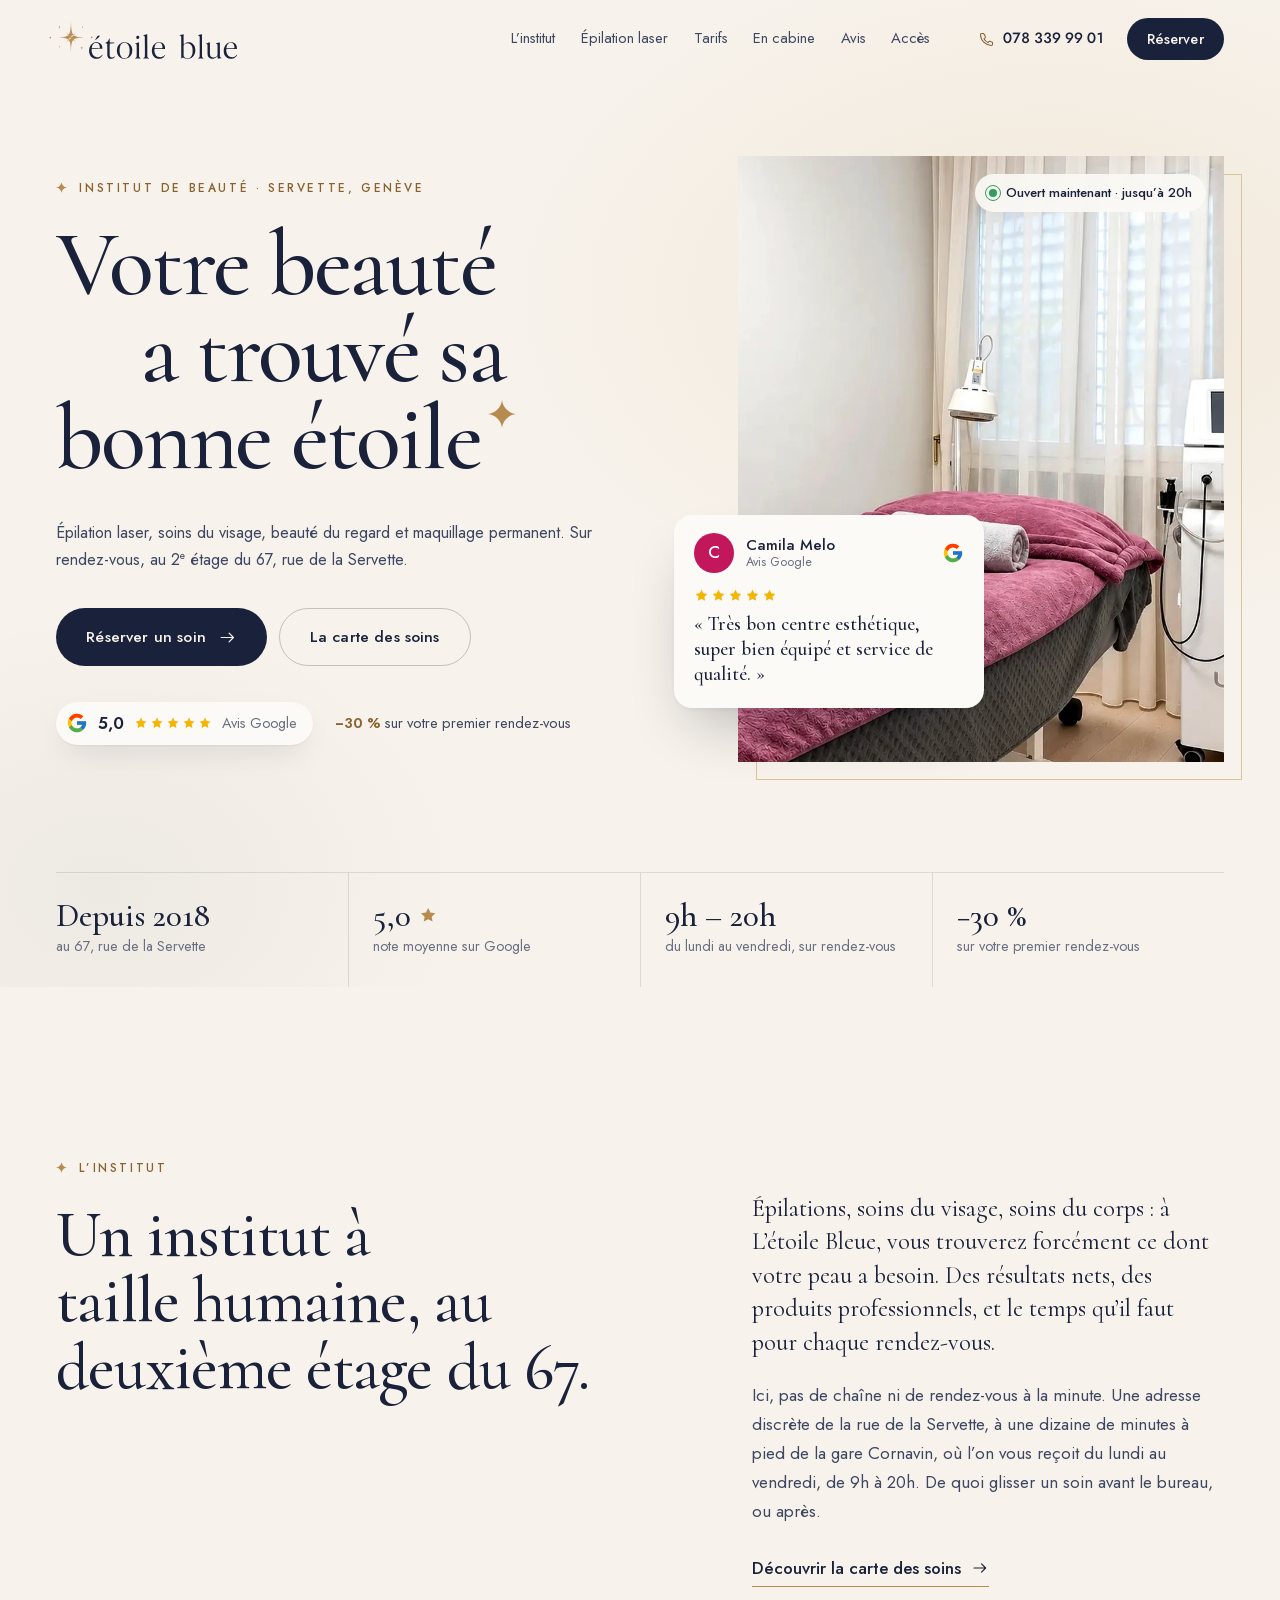
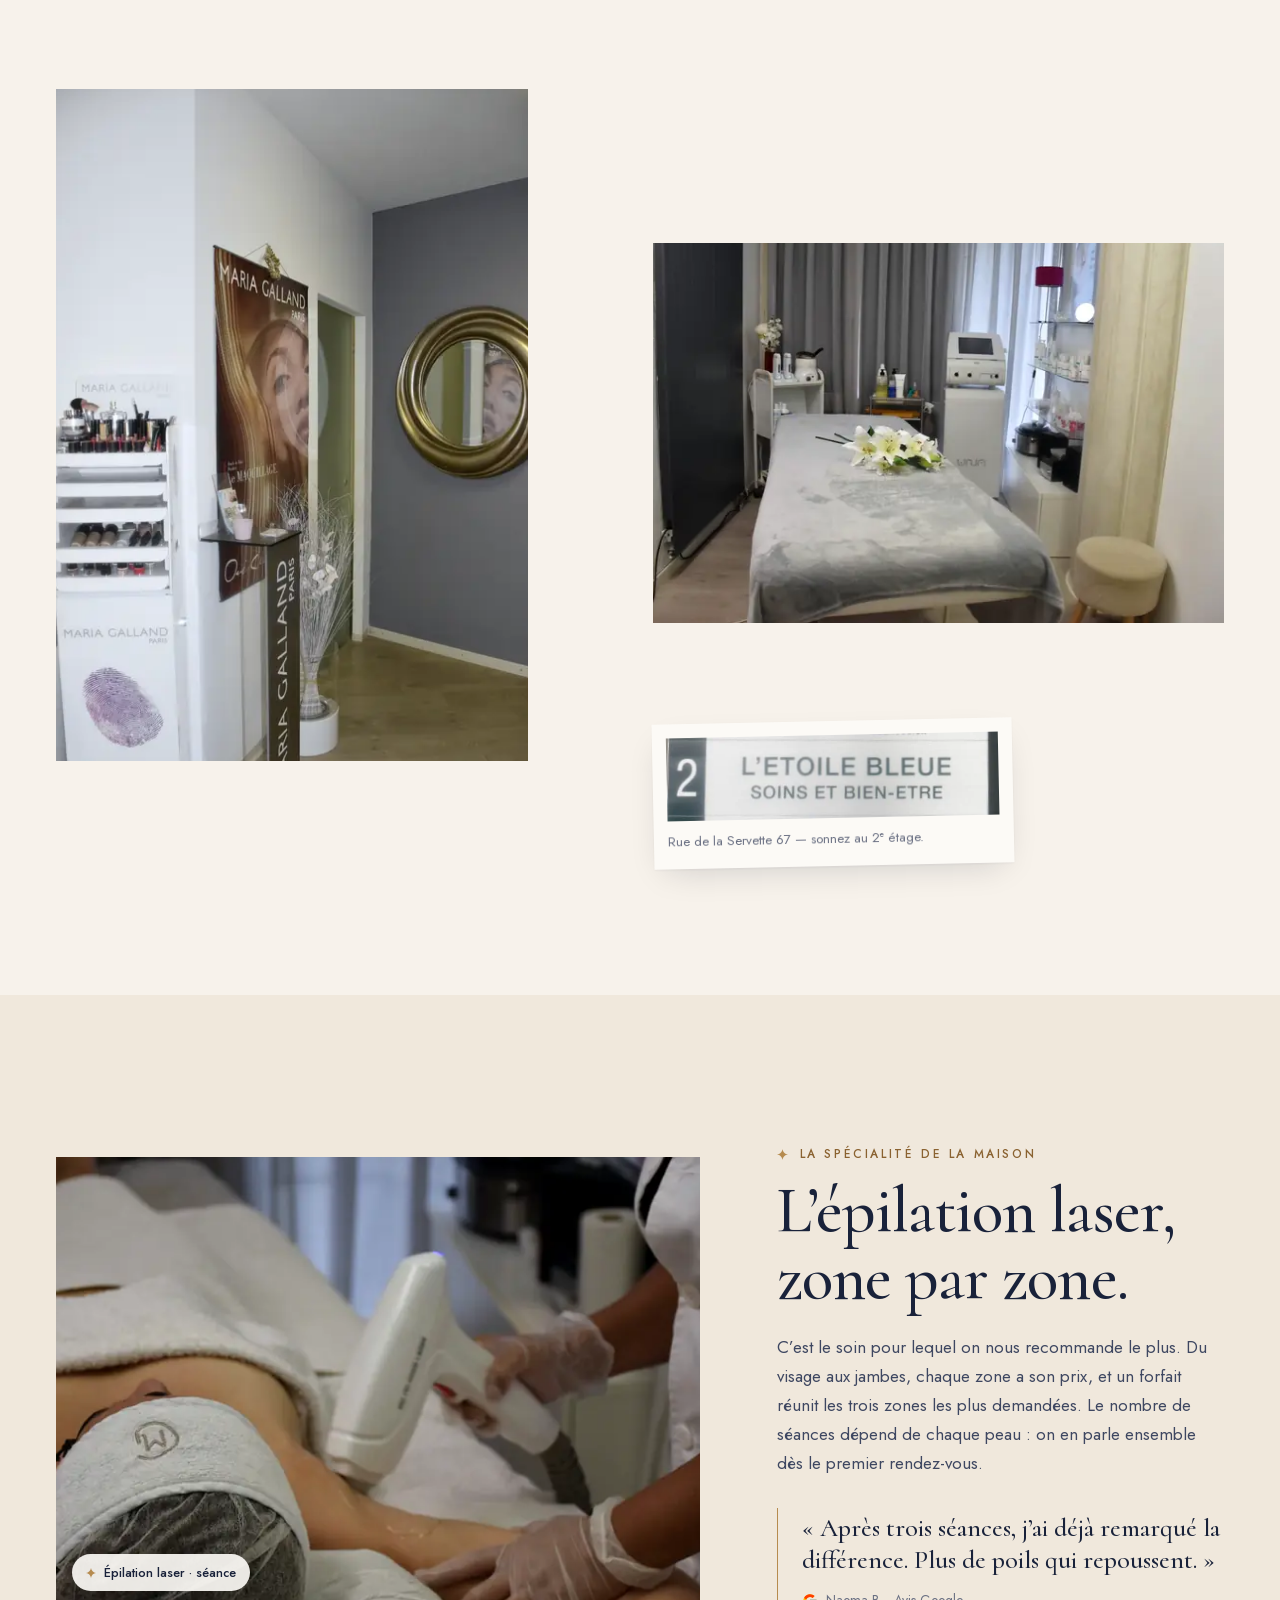
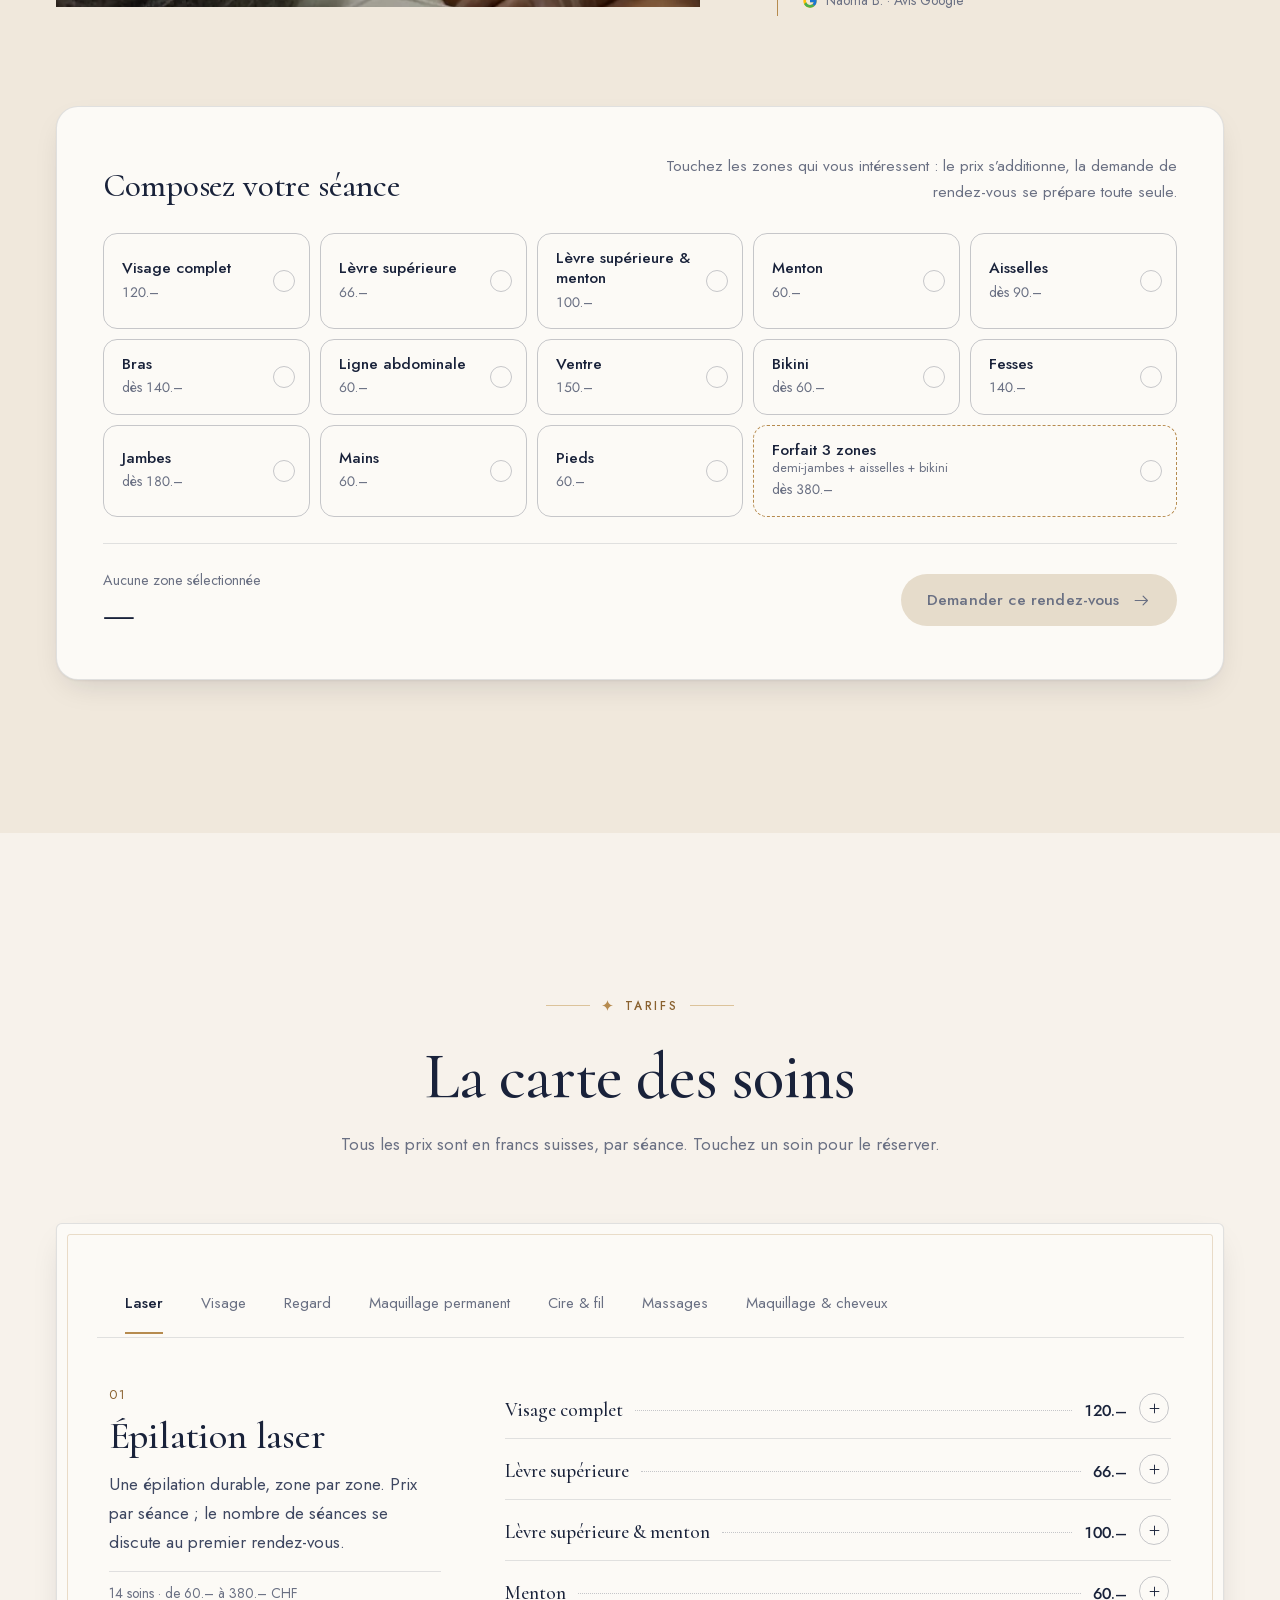
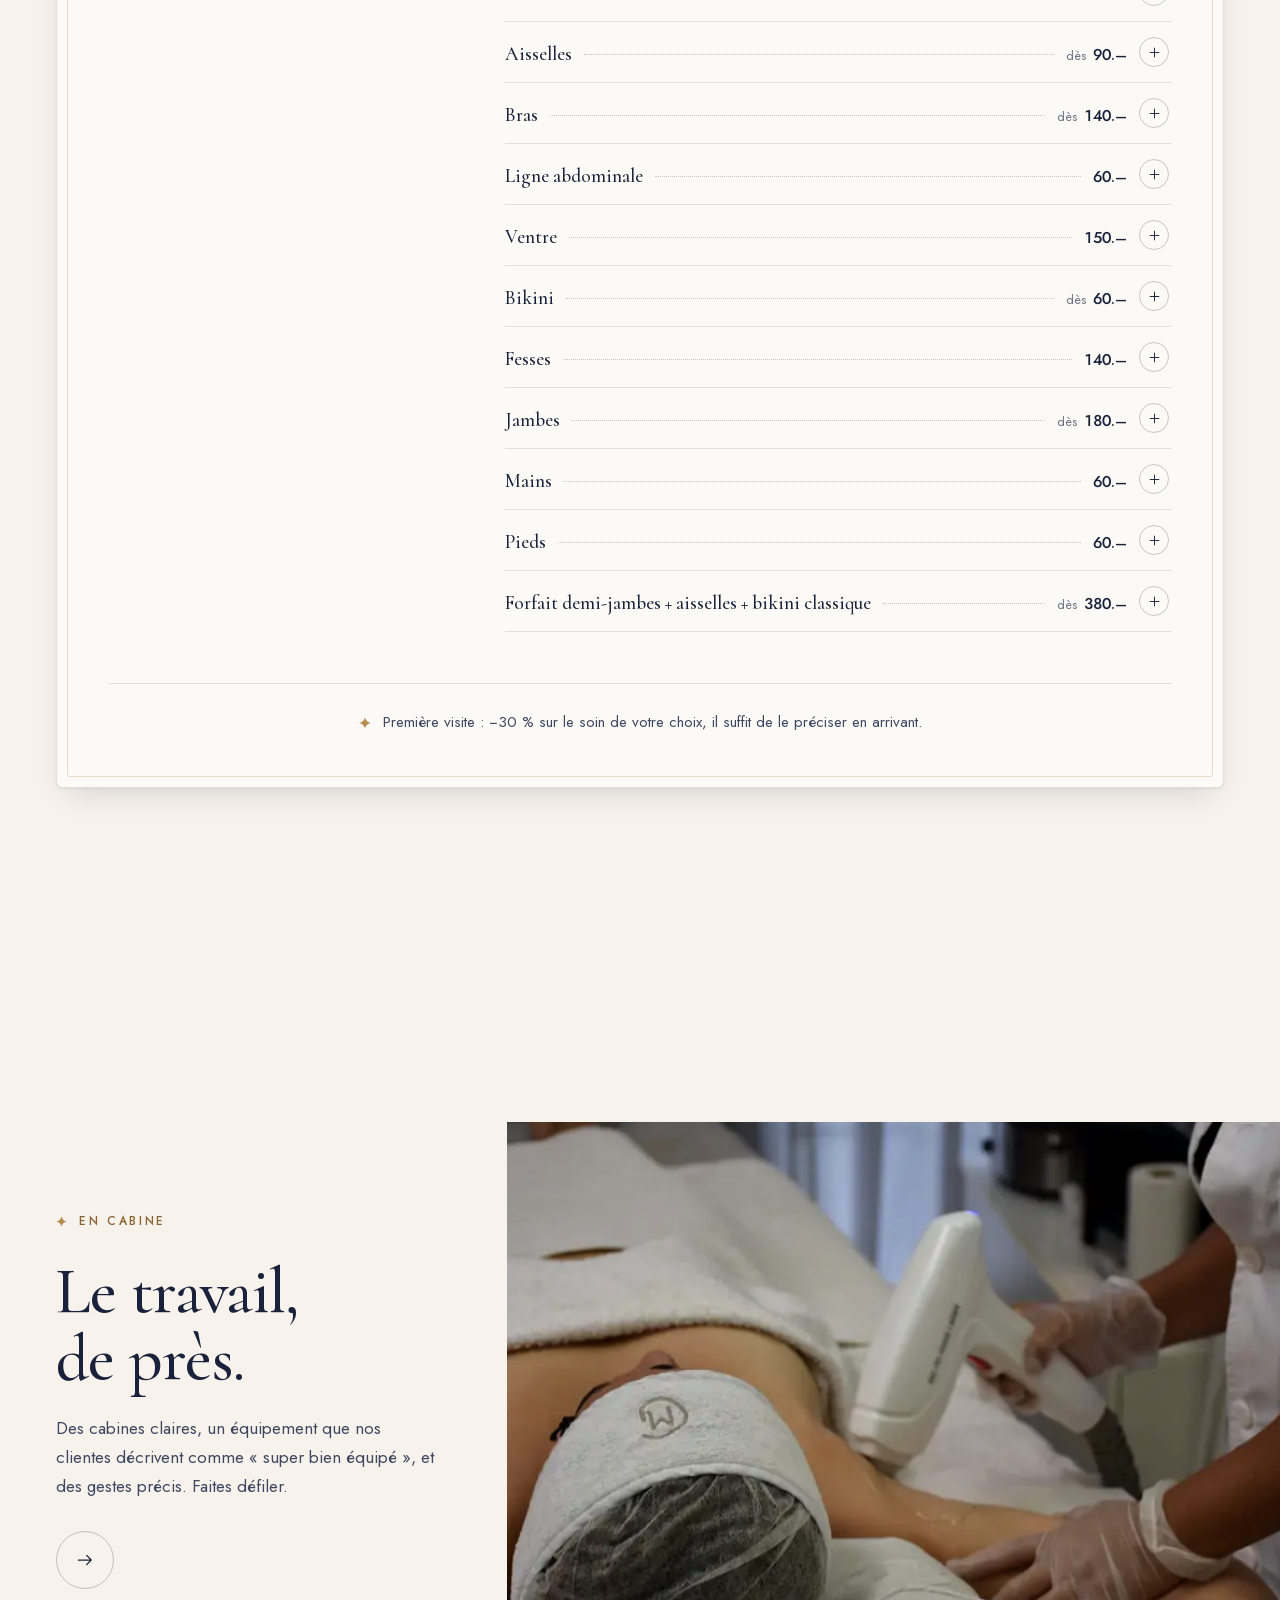
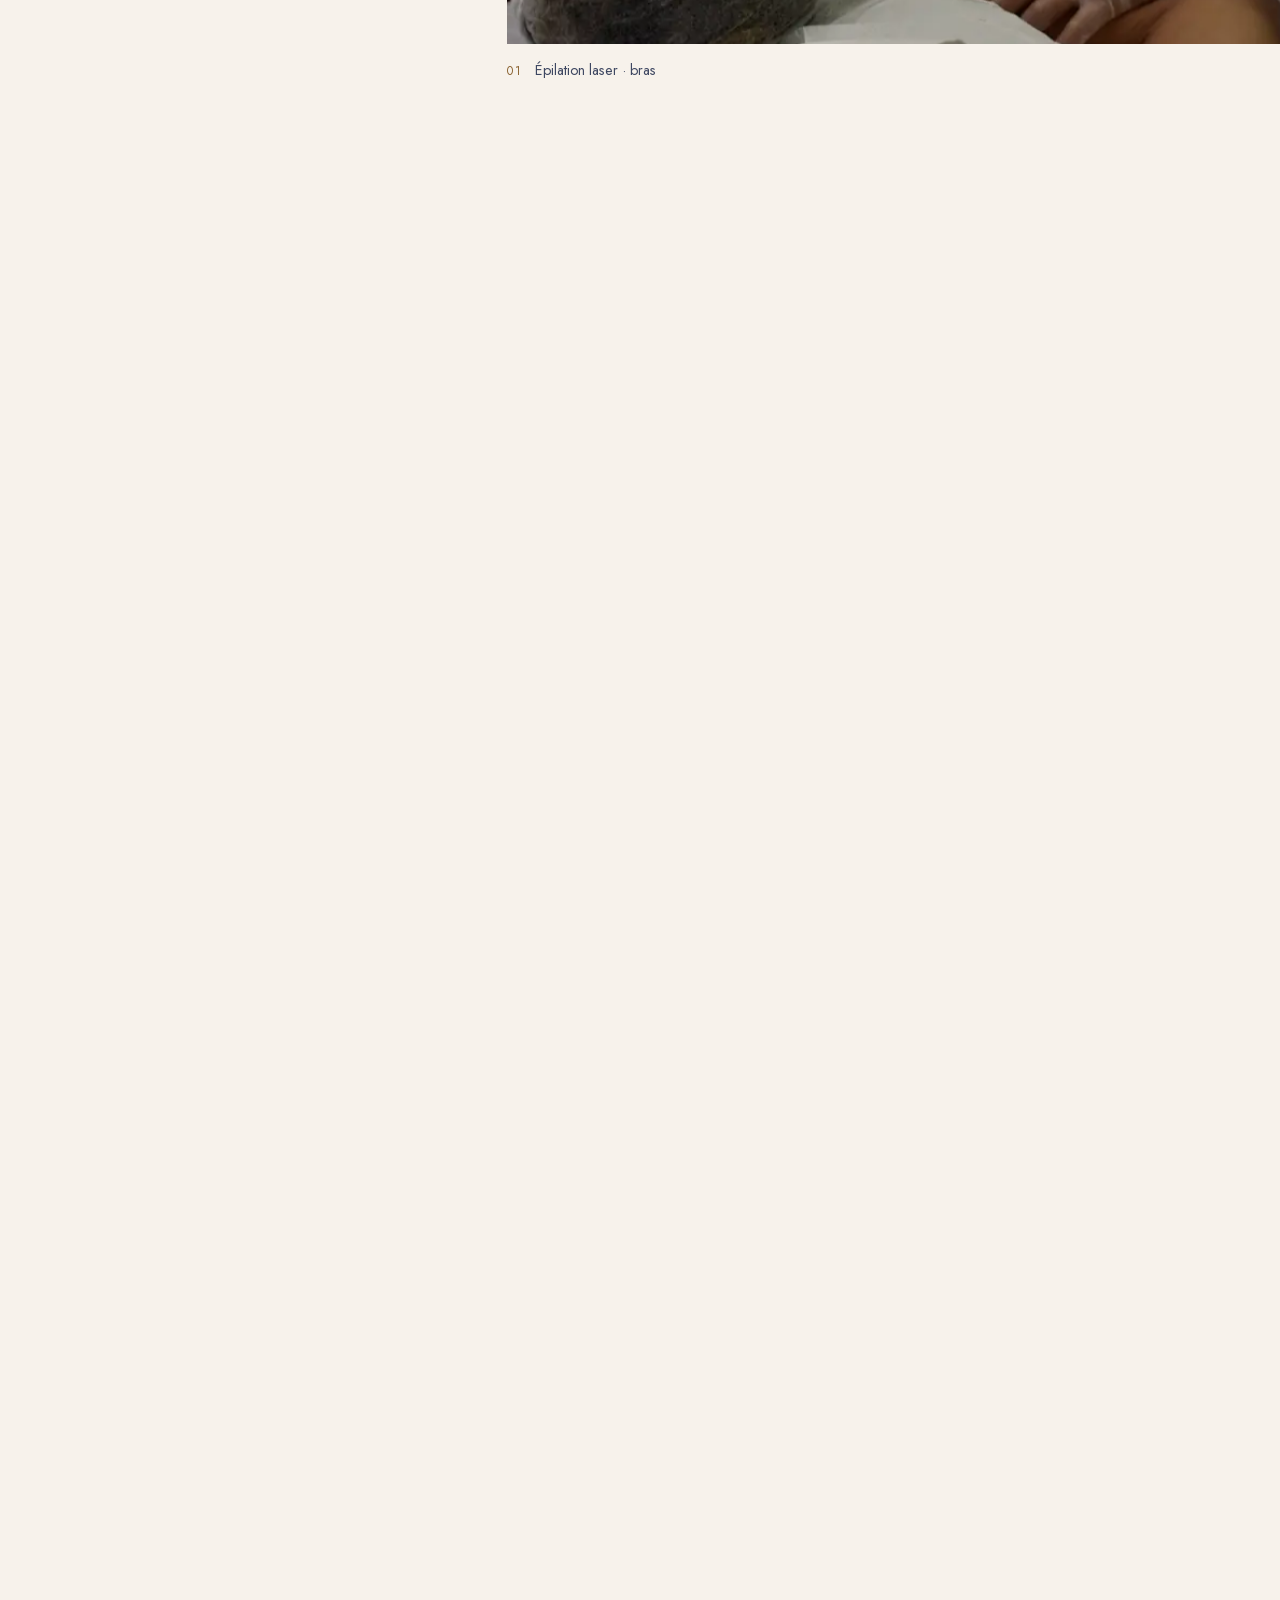
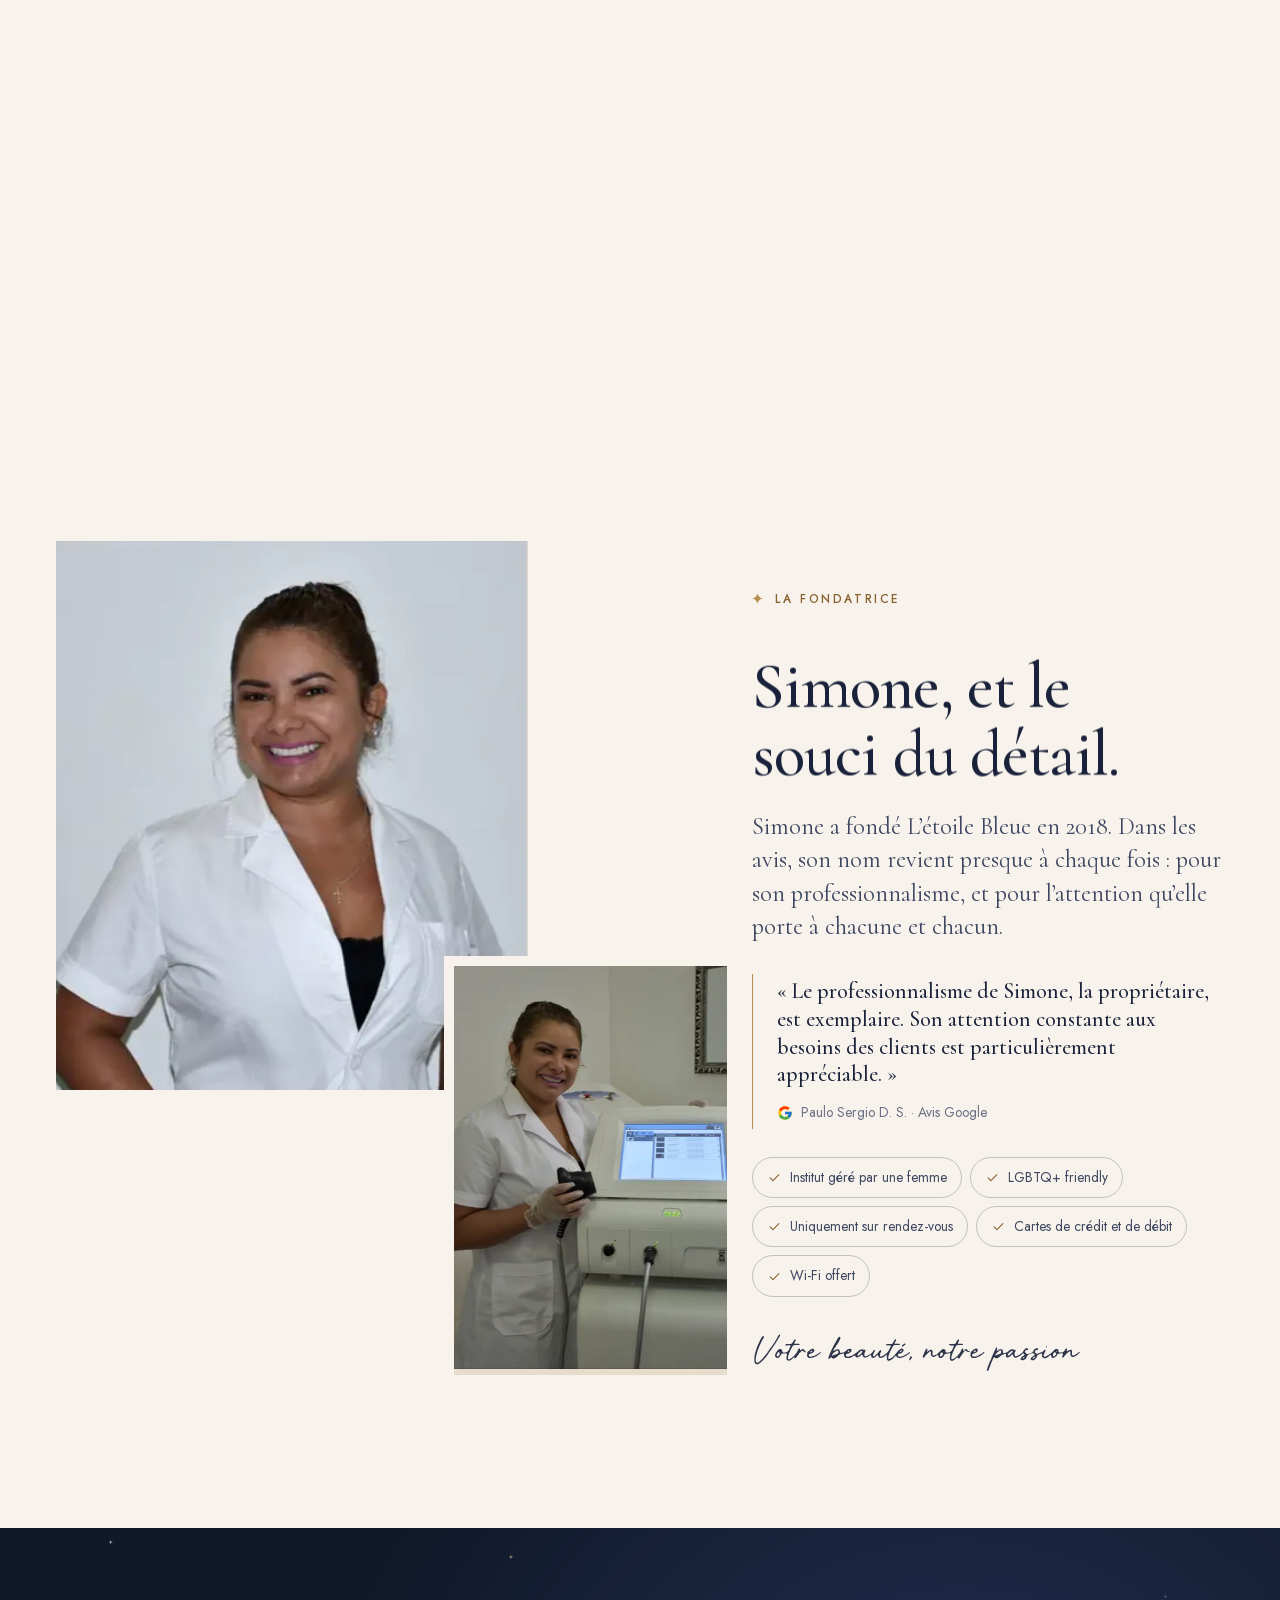
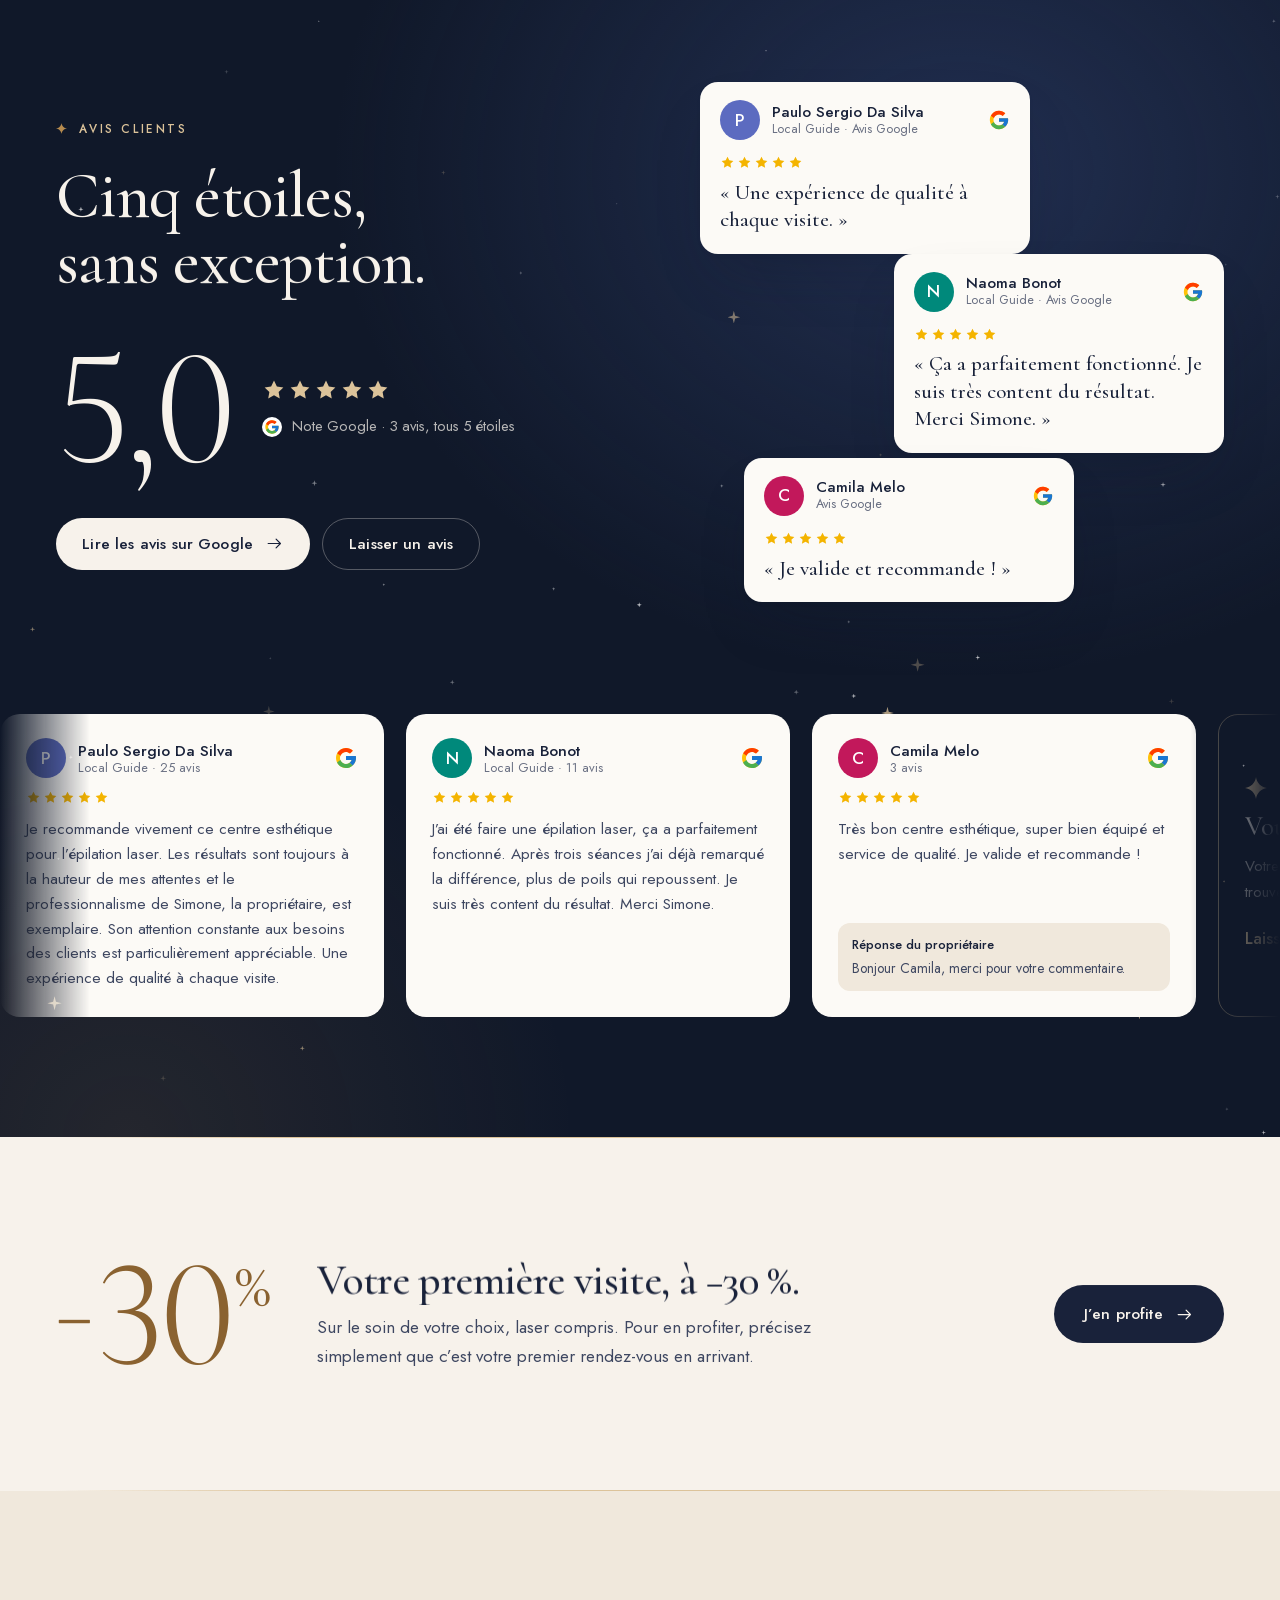
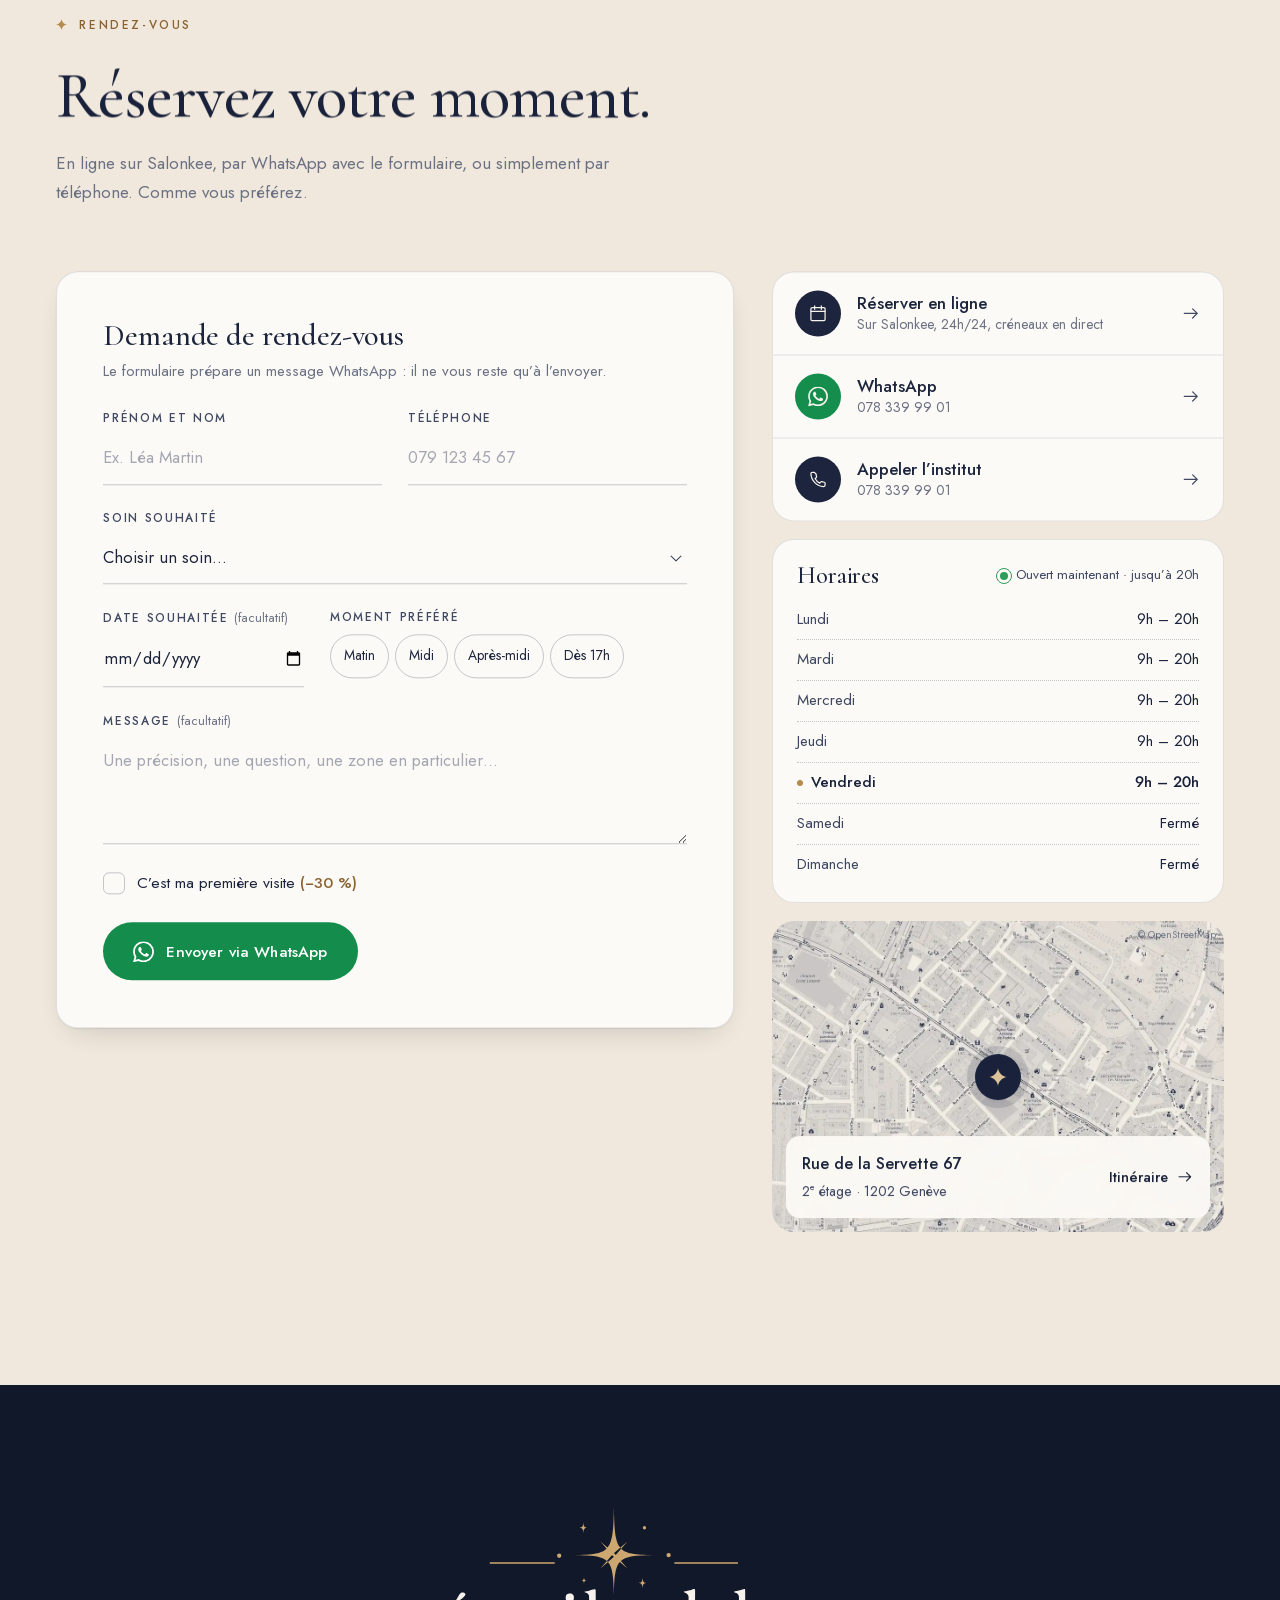
<file: index.html>
<!doctype html>
<html lang="fr-CH">
<head>
<meta charset="utf-8">
<meta name="viewport" content="width=device-width, initial-scale=1, viewport-fit=cover">
<title>L’étoile Bleue · Institut de beauté &amp; épilation laser à Genève (Servette)</title>
<meta name="description" content="Épilation laser, soins du visage, extensions de cils et maquillage permanent au 2e étage du 67, rue de la Servette, Genève. Lundi–vendredi 9h–20h. 5,0 sur Google. −30 % sur votre premier rendez-vous.">
<meta name="robots" content="noindex, nofollow">
<meta name="theme-color" content="#F7F2EB">
<link rel="canonical" href="https://welcometothenextlevel.github.io/etoilebleue/">
<meta property="og:type" content="website">
<meta property="og:locale" content="fr_CH">
<meta property="og:title" content="L’étoile Bleue · Soins &amp; Bien-être, Genève">
<meta property="og:description" content="Épilation laser, soins du visage, regard et maquillage permanent à la Servette. 5,0 sur Google. −30 % sur votre premier rendez-vous.">
<meta property="og:image" content="https://welcometothenextlevel.github.io/etoilebleue/assets/img/og.jpg">
<meta property="og:url" content="https://welcometothenextlevel.github.io/etoilebleue/">
<meta name="twitter:card" content="summary_large_image">
<link rel="icon" href="assets/img/favicon.svg" type="image/svg+xml">
<link rel="apple-touch-icon" href="assets/img/apple-touch-icon.png">
<link rel="preload" href="assets/fonts/cormorant.woff2" as="font" type="font/woff2" crossorigin>
<link rel="preload" href="assets/fonts/jost.woff2" as="font" type="font/woff2" crossorigin>
<link rel="preload" as="image" href="assets/img/cabine-portrait-840.webp" media="(min-width: 768px)">
<link rel="preload" as="image" href="assets/img/cabine-wide-800.webp" media="(max-width: 767px)">
<script>document.documentElement.classList.add('js','pre-intro');window.__t0=performance.now();</script>
<link rel="stylesheet" href="assets/css/style.css?v=1">
<script type="application/ld+json">
{
  "@context": "https://schema.org",
  "@type": "BeautySalon",
  "name": "L’étoile Bleue Soins & Bien-être",
  "slogan": "Votre beauté, notre passion",
  "image": "https://welcometothenextlevel.github.io/etoilebleue/assets/img/cabine-wide-1400.webp",
  "telephone": "+41783399901",
  "priceRange": "CHF 20 – 490",
  "address": {
    "@type": "PostalAddress",
    "streetAddress": "Rue de la Servette 67, 2e étage",
    "postalCode": "1202",
    "addressLocality": "Genève",
    "addressCountry": "CH"
  },
  "geo": { "@type": "GeoCoordinates", "latitude": 46.2117473, "longitude": 6.133174 },
  "openingHoursSpecification": [{
    "@type": "OpeningHoursSpecification",
    "dayOfWeek": ["Monday", "Tuesday", "Wednesday", "Thursday", "Friday"],
    "opens": "09:00",
    "closes": "20:00"
  }],
  "hasMap": "https://maps.google.com/?cid=13594094126923731308",
  "sameAs": ["https://salonkee.ch/salon/l-etoile-bleue"]
}
</script>
</head>
<body>
<svg width="0" height="0" style="position:absolute" aria-hidden="true" focusable="false">
<symbol id="lg-word" viewBox="406 464 644 114"><path fill="currentColor" fill-rule="evenodd" d="M509.4 573.5C510.2 573.2 511.0 573.0 511.2 573.0C511.8 573.0 515.5 571.1 516.2 570.5C516.6 570.1 517.2 569.7 517.5 569.5C518.2 569.2 520.7 566.4 521.0 565.7C521.6 564.2 520.1 564.0 518.3 565.4C515.5 567.8 509.5 568.9 506.2 567.7C505.4 567.4 504.5 567.0 504.2 566.8C503.9 566.6 503.4 566.3 503.0 566.1C501.8 565.7 500.5 563.6 499.9 561.4C499.0 557.7 499.0 556.9 499.0 537.0C499.0 513.0 499.0 509.7 499.5 508.9C500.1 507.6 500.3 507.6 509.3 507.6C515.4 507.6 517.7 507.5 518.1 507.4C519.1 506.9 519.5 505.3 518.9 504.6C518.3 503.7 517.6 503.6 510.3 503.6C506.4 503.6 502.6 503.5 501.7 503.4C499.0 503.2 499.2 503.9 499.1 494.9C499.0 486.9 498.9 486.6 498.1 486.3C497.6 486.1 496.7 487.2 496.4 488.2C496.0 489.9 495.2 491.9 494.6 492.8C494.3 493.3 494.0 493.8 494.0 493.9C494.0 494.5 490.0 499.6 489.0 500.3C488.6 500.5 487.7 501.3 487.0 501.9C485.6 503.2 484.1 504.0 482.4 504.5C480.2 505.2 479.5 506.2 480.7 507.1C481.2 507.5 481.6 507.5 484.4 507.6C487.9 507.7 488.1 507.8 488.6 508.7C488.9 509.3 488.9 511.0 488.9 533.2C488.9 562.1 488.9 562.1 491.0 566.3C491.5 567.1 492.1 568.3 492.5 568.8C493.2 569.9 495.6 572.1 496.4 572.4C496.7 572.5 497.6 572.8 498.5 573.2C500.7 574.0 502.2 574.2 505.3 574.1C507.3 574.0 508.2 573.9 509.4 573.5ZM567.0 573.6C567.6 573.4 569.1 573.1 570.2 573.0C574.1 572.6 579.5 570.2 582.3 567.6C582.6 567.3 583.2 566.9 583.5 566.7C584.4 566.3 587.4 563.2 589.0 561.2C591.2 558.4 593.8 553.0 594.3 550.2C594.5 549.3 594.9 547.9 595.1 547.2C596.4 543.7 596.5 532.6 595.2 527.9C593.2 520.6 590.8 516.0 587.0 512.3C585.9 511.3 584.8 510.3 584.5 510.1C584.1 510.0 583.4 509.4 582.8 509.0C582.3 508.5 581.3 507.8 580.7 507.4C580.0 507.0 579.1 506.5 578.5 506.2C573.8 503.4 565.1 501.7 559.7 502.5C555.2 503.2 550.8 504.5 548.6 505.8C544.6 508.2 543.0 509.5 539.8 512.6C535.6 516.8 533.2 521.2 531.6 527.3C529.8 534.2 529.7 542.1 531.1 548.2C531.5 549.8 531.8 551.2 531.8 551.4C531.8 552.7 535.7 560.4 537.2 562.1C537.6 562.5 538.0 563.1 538.2 563.3C538.4 563.5 538.9 564.0 539.3 564.3C539.8 564.6 540.5 565.2 540.8 565.7C541.1 566.2 541.5 566.6 541.6 566.6C541.7 566.6 542.2 566.9 542.7 567.3C544.2 568.5 547.9 570.6 549.9 571.6C552.1 572.6 553.2 572.9 556.5 573.4C557.9 573.6 559.6 573.9 560.2 574.0C561.8 574.3 565.7 574.1 567.0 573.6ZM445.6 573.6C448.8 573.4 448.9 573.4 452.3 572.2C454.3 571.6 456.0 570.9 456.2 570.7C456.4 570.6 457.1 570.2 457.8 569.8C458.5 569.4 459.4 568.8 459.9 568.4C460.3 568.0 461.1 567.4 461.5 567.1C463.6 565.8 468.4 559.7 468.7 557.9C469.1 555.9 467.4 555.9 466.1 557.9C465.1 559.4 462.8 561.6 461.6 562.3C461.0 562.6 460.2 563.1 459.9 563.3C458.6 564.2 456.6 565.2 455.2 565.6C451.4 566.6 450.5 566.8 447.9 567.0C445.2 567.2 444.8 567.2 442.3 566.7C439.3 566.2 436.3 565.2 434.9 564.2C431.3 561.8 430.8 561.3 429.5 559.8C427.3 557.1 426.2 555.5 425.2 553.0C424.8 552.1 424.1 550.6 423.8 549.8C423.4 549.0 422.9 547.3 422.7 545.9C422.4 544.6 422.0 542.8 421.9 542.0C421.4 539.9 421.4 533.2 421.9 532.5C422.6 531.4 421.9 531.4 444.8 531.3C463.4 531.3 466.2 531.2 466.8 530.9C467.8 530.6 468.1 530.0 467.9 528.9C467.9 528.5 467.7 527.3 467.6 526.3C467.5 525.3 467.3 523.7 467.2 522.8C466.7 518.7 463.9 512.9 461.1 510.1C458.1 507.0 454.0 504.7 449.7 503.5C448.7 503.2 447.7 503.0 447.4 503.0C447.1 503.0 446.1 502.8 445.2 502.6C444.2 502.4 442.9 502.2 442.1 502.2C440.3 502.2 436.2 502.9 434.8 503.4C434.2 503.6 433.2 503.9 432.5 504.1C431.2 504.5 428.2 506.1 425.6 507.8C423.7 509.0 419.4 513.2 418.6 514.6C418.3 515.1 417.7 515.9 417.3 516.5C415.5 518.7 412.4 525.6 412.4 527.2C412.4 527.5 412.3 528.1 412.1 528.5C412.0 529.0 411.7 530.1 411.6 531.0C411.5 531.9 411.3 533.5 411.1 534.4C410.5 537.9 410.9 545.6 411.8 549.3C412.5 552.1 413.4 554.5 414.2 556.3C414.6 557.1 415.0 558.1 415.2 558.5C416.1 560.8 420.5 565.9 423.5 568.1C425.5 569.6 429.6 571.8 430.8 572.0C431.4 572.1 431.9 572.2 432.0 572.3C432.3 572.5 437.6 573.6 438.9 573.8C439.7 573.9 440.8 573.9 441.3 573.9C441.9 573.8 443.8 573.7 445.6 573.6ZM715.1 573.7C717.6 573.4 718.6 573.1 720.3 572.6C722.2 572.0 726.8 569.7 727.9 568.9C728.2 568.6 729.1 568.1 729.7 567.7C730.4 567.3 731.3 566.6 731.6 566.2C732.0 565.7 732.7 564.8 733.3 564.2C735.4 561.9 737.2 559.2 737.5 558.0C737.7 557.4 737.4 556.9 736.8 556.8C736.2 556.8 734.4 558.5 734.4 559.1C734.4 559.4 733.1 560.6 732.8 560.6C732.7 560.6 732.1 561.1 731.3 561.8C729.4 563.4 725.1 565.6 722.2 566.3C717.9 567.3 710.2 566.8 706.6 565.2C705.8 564.9 705.1 564.6 705.0 564.6C703.9 564.6 699.9 561.3 697.7 558.5C696.9 557.4 696.1 556.6 696.0 556.5C695.7 556.3 693.7 551.9 693.2 550.4C691.3 544.1 690.4 535.2 691.3 532.8C691.9 531.3 690.3 531.4 714.2 531.3C737.1 531.2 736.0 531.2 736.7 530.2C737.3 529.5 736.8 524.3 735.9 521.0C735.7 520.1 735.4 518.9 735.3 518.5C735.2 518.1 734.9 517.3 734.6 516.8C734.3 516.3 733.9 515.4 733.6 514.9C733.4 514.3 732.9 513.4 732.6 513.0C732.2 512.5 731.6 511.7 731.3 511.3C729.3 508.3 724.6 505.1 720.8 504.1C715.0 502.5 715.1 502.5 711.8 502.5C707.1 502.5 704.0 503.1 701.7 504.3C701.1 504.6 700.2 504.9 699.7 505.0C699.2 505.1 698.4 505.6 697.9 505.9C697.3 506.3 696.8 506.6 696.7 506.6C696.5 506.6 696.0 507.0 695.4 507.5C694.8 508.0 693.9 508.7 693.3 509.1C692.8 509.4 691.8 510.3 691.2 511.0C690.6 511.7 689.5 512.9 688.7 513.7C687.1 515.3 685.7 517.2 685.2 518.5C685.0 518.9 684.7 519.6 684.5 519.9C684.2 520.2 683.7 521.4 683.3 522.5C682.9 523.6 682.4 525.0 682.2 525.5C681.6 527.3 681.0 529.7 680.9 531.1C680.9 531.8 680.8 532.5 680.7 532.6C680.2 533.4 680.0 541.6 680.4 544.7C681.2 550.7 682.6 555.2 684.8 559.0C685.4 559.9 685.8 560.8 685.8 560.9C685.8 561.2 687.5 563.1 690.6 566.0C694.9 570.2 698.8 572.1 706.1 573.6C708.4 574.1 712.2 574.1 715.1 573.7ZM944.2 573.3C948.3 572.3 949.9 571.6 953.5 569.4C955.9 568.0 959.9 564.1 960.1 563.1C960.3 562.3 960.5 562.3 961.3 563.2L962.1 564.0L962.3 567.5C962.6 571.3 962.9 572.3 964.0 572.9C964.7 573.3 966.2 573.3 967.6 572.9C968.2 572.8 969.5 572.5 970.4 572.4C971.3 572.3 972.8 572.0 973.7 571.9C974.6 571.7 975.8 571.6 976.4 571.6C977.8 571.6 978.8 571.3 979.4 570.8C980.2 570.0 979.8 569.6 977.8 569.0C974.8 568.1 973.5 567.0 972.6 564.4C972.3 563.3 972.2 562.1 972.2 533.7C972.2 506.3 972.2 504.1 971.9 503.8C971.2 503.1 970.6 503.1 967.3 504.3C965.5 504.9 963.2 505.6 962.2 505.9C961.1 506.2 960.1 506.4 960.0 506.5C959.8 506.6 958.9 506.7 957.8 506.8C955.9 507.0 955.0 507.3 955.0 507.9C955.0 508.5 955.6 509.0 957.0 509.4C958.0 509.7 958.7 510.1 959.5 510.8C961.1 512.1 961.1 512.1 961.7 514.3L962.2 516.2L962.2 536.6L962.2 557.1L961.5 558.6C961.1 559.5 960.7 560.5 960.7 561.2L960.5 562.2L959.9 562.1C959.4 562.0 959.1 562.1 958.4 562.6C955.9 564.5 955.4 564.9 953.6 565.8C951.1 567.1 949.7 567.5 947.2 567.9C944.8 568.2 943.0 568.3 942.0 568.0C939.1 567.2 938.3 566.9 937.0 566.3C932.5 564.0 930.2 559.8 929.6 552.7C929.5 551.3 929.4 541.5 929.4 529.2C929.4 517.6 929.4 507.2 929.4 506.1C929.4 504.2 929.4 504.2 928.8 503.6C928.1 502.8 927.4 502.9 925.8 503.7C925.3 503.9 923.8 504.5 922.5 504.9C921.2 505.3 920.0 505.7 919.9 505.8C919.4 506.2 916.5 506.8 915.4 506.8C914.0 506.8 912.9 507.2 912.8 507.7C912.7 508.2 913.3 508.8 915.0 509.6C916.8 510.5 917.7 511.4 918.5 513.3L919.1 514.7L919.2 534.3C919.3 555.8 919.3 555.0 920.6 560.7C921.2 563.3 923.0 566.6 924.9 568.7C926.6 570.6 929.5 572.4 931.6 572.9C932.3 573.1 933.5 573.4 934.3 573.6C936.8 574.3 940.9 574.2 944.2 573.3ZM837.2 573.5C837.3 573.4 838.6 573.3 840.0 573.2C841.9 573.1 842.7 572.9 843.6 572.5C844.2 572.2 845.1 571.9 845.5 571.8C846.5 571.5 850.6 569.5 851.2 568.9C851.5 568.7 852.3 568.0 853.1 567.5C855.8 565.8 859.2 562.0 860.6 559.2C860.8 558.7 861.2 558.1 861.4 557.8C861.6 557.5 862.3 556.1 862.9 554.7C863.5 553.3 864.1 552.0 864.2 551.9C864.6 551.4 865.5 548.1 866.0 545.2C866.5 542.4 866.7 541.2 866.7 537.8C866.8 533.5 866.8 532.8 865.6 526.4C864.9 522.7 862.7 517.2 861.2 515.4C860.8 514.9 860.1 513.9 859.7 513.3C857.8 510.1 850.9 504.4 848.9 504.4C848.7 504.4 847.8 504.1 846.8 503.7C845.0 503.0 841.7 502.4 839.8 502.4C837.2 502.3 832.5 503.0 830.4 503.7C829.4 504.1 828.3 504.4 828.2 504.4C826.9 504.4 821.3 508.0 820.5 509.2C820.0 510.2 818.8 511.2 818.3 511.2C818.0 511.2 817.5 510.9 817.2 510.4L816.5 509.7L816.5 489.6L816.6 469.5L816.2 468.9C815.6 468.2 814.4 468.2 812.2 469.1C809.5 470.1 808.6 470.4 806.6 470.7C805.6 470.9 804.0 471.2 803.2 471.4C802.4 471.6 801.2 471.8 800.6 471.9C800.1 472.0 799.4 472.2 799.1 472.4L798.7 472.8L799.4 473.4C799.8 473.7 800.5 474.1 800.9 474.2C803.2 474.8 804.8 476.3 805.7 478.6L806.3 480.1L806.3 525.6C806.4 550.6 806.4 571.2 806.4 571.4C806.4 571.8 807.2 572.4 807.8 572.4C808.5 572.4 809.2 571.9 810.3 570.4C811.0 569.5 811.5 569.1 812.1 568.8C813.6 568.1 814.2 568.3 817.4 569.9C822.0 572.2 825.2 573.1 829.5 573.3C830.6 573.4 831.7 573.5 831.9 573.6C832.3 573.8 836.6 573.7 837.2 573.5ZM1024.9 573.4C1026.1 573.1 1027.5 572.9 1028.1 572.8C1030.2 572.5 1035.4 569.9 1038.0 567.9C1039.8 566.5 1044.2 562.0 1044.7 561.0C1044.9 560.6 1045.4 559.9 1045.7 559.4C1046.8 558.0 1046.5 556.5 1045.1 556.6C1044.6 556.7 1044.4 556.9 1043.7 558.0C1042.6 559.6 1041.4 560.8 1039.7 562.0C1038.9 562.6 1037.8 563.4 1037.1 563.8C1032.3 567.2 1021.3 568.0 1015.2 565.3C1010.4 563.3 1006.9 560.0 1004.3 555.2C1002.0 551.2 1001.3 549.2 1000.7 545.6C1000.4 544.0 1000.1 542.4 1000.0 542.1C999.7 541.2 999.6 536.1 999.8 534.4C1000.1 532.6 1000.4 531.9 1001.1 531.6C1001.5 531.5 1009.4 531.4 1022.7 531.4C1045.6 531.4 1044.6 531.4 1045.3 530.2C1045.6 529.6 1045.6 529.3 1045.4 526.3C1044.8 517.9 1041.3 511.0 1035.7 507.2C1035.1 506.8 1034.1 506.1 1033.4 505.6C1032.1 504.7 1030.8 504.2 1028.7 503.7C1028.0 503.5 1026.8 503.2 1025.9 503.0C1022.1 502.0 1019.7 502.1 1012.6 503.5C1011.8 503.7 1010.1 504.3 1008.9 504.8C1007.7 505.4 1006.5 505.9 1006.2 506.1C1004.7 506.7 1000.9 509.8 999.8 511.1C999.4 511.6 998.5 512.6 997.7 513.4C996.9 514.3 995.9 515.6 995.4 516.4C994.2 518.3 991.3 524.3 990.8 526.0C990.5 526.7 990.2 527.7 990.0 528.2C989.8 528.8 989.5 529.8 989.4 530.6C989.3 531.4 989.1 532.7 989.0 533.5C988.8 535.2 988.8 541.9 989.0 544.4C989.3 547.1 990.1 551.5 990.6 552.9C991.3 554.8 993.5 559.2 994.4 560.5C996.0 562.8 999.6 566.6 1001.0 567.4C1001.7 567.9 1002.6 568.5 1002.9 568.8C1004.3 570.1 1009.0 572.1 1012.6 572.9C1016.8 573.9 1021.4 574.0 1024.9 573.4ZM632.1 572.2C632.4 572.1 632.6 571.8 632.6 571.5C632.6 570.9 632.1 570.5 630.0 569.9C628.1 569.3 627.3 568.6 626.3 566.5C625.3 564.5 625.2 564.5 625.3 532.6C625.3 516.0 625.3 505.3 625.2 505.0C624.6 503.6 623.2 503.2 621.4 504.0C620.9 504.2 619.8 504.6 618.9 504.8C618.0 505.0 616.9 505.4 616.4 505.6C615.5 506.0 612.5 506.7 610.9 506.9C608.4 507.2 608.1 508.7 610.4 509.5C612.0 509.9 613.3 511.4 614.3 513.6L615.1 515.3L615.1 539.5C615.0 566.1 615.1 564.4 613.9 566.8C613.2 568.1 611.4 569.8 610.4 569.9C609.0 570.1 608.5 570.3 608.1 570.8C607.6 571.5 607.9 572.3 608.6 572.4C610.1 572.6 631.7 572.5 632.1 572.2ZM667.7 572.1C668.2 571.8 668.4 571.2 668.0 570.9C667.8 570.8 666.9 570.4 665.9 570.0C662.2 568.7 660.5 566.1 660.6 561.7C660.6 560.7 660.6 539.6 660.6 514.8C660.5 471.4 660.5 469.6 660.1 469.2C659.9 469.0 659.5 468.8 659.3 468.7C658.7 468.6 656.2 469.1 654.6 469.6C652.1 470.5 651.1 470.8 649.9 470.9C649.1 471.0 648.3 471.2 648.0 471.3C647.7 471.5 646.5 471.7 645.5 471.8C643.3 472.1 642.8 472.2 642.8 472.8C642.8 473.3 643.4 473.6 645.3 474.2C647.0 474.7 647.5 475.1 648.7 476.7C650.3 478.9 650.2 475.7 650.3 519.6C650.4 559.2 650.3 564.0 649.7 566.1C649.1 568.1 647.4 569.6 644.6 570.4C642.5 571.0 642.6 572.2 644.7 572.4C645.4 572.5 650.7 572.5 656.5 572.5C666.3 572.5 667.2 572.5 667.7 572.1ZM902.5 572.1C902.8 571.9 903.0 571.6 903.0 571.5C903.0 571.0 901.7 570.2 900.3 569.9C899.1 569.6 898.8 569.4 897.8 568.4C896.7 567.3 896.7 567.2 896.0 565.0L895.4 562.7L895.4 516.0C895.4 474.0 895.4 469.3 895.1 468.9C894.5 468.0 894.0 468.0 889.6 469.6C886.3 470.7 881.5 471.8 879.7 471.8C878.3 471.8 877.4 472.7 878.1 473.4C878.3 473.6 879.1 473.9 880.0 474.2C881.9 474.8 883.0 475.4 883.8 476.4C884.8 477.6 884.8 477.6 885.3 479.3C885.6 480.7 885.7 481.3 885.7 522.2C885.7 563.1 885.7 563.7 885.3 564.9C884.3 568.2 883.7 568.7 880.1 570.0C878.3 570.7 877.7 571.2 878.0 571.8C878.1 572.0 878.4 572.3 878.7 572.4C878.9 572.5 884.1 572.5 890.6 572.5C900.7 572.4 902.1 572.4 902.5 572.1ZM830.5 571.8C828.0 571.4 825.8 570.6 823.1 569.0C821.1 567.9 818.2 564.6 817.3 562.5C816.5 560.7 816.5 558.0 816.5 536.5C816.6 512.8 816.4 515.0 818.7 512.9C822.0 509.8 825.9 508.1 832.0 507.2C834.9 506.7 840.6 508.4 843.9 510.7C846.6 512.6 850.1 516.3 851.1 518.4C851.3 518.9 851.7 519.7 852.0 520.2C852.7 521.3 853.7 524.7 853.9 526.3C854.0 527.0 854.2 527.9 854.3 528.4C855.4 531.5 855.3 548.1 854.2 552.6C851.8 562.2 847.3 568.0 839.8 571.0L837.7 571.9L834.7 571.9C833.0 571.9 831.2 571.9 830.5 571.8ZM559.1 571.6C557.9 571.5 553.5 569.2 551.9 568.0C551.4 567.5 550.9 567.2 550.8 567.2C550.7 567.2 550.2 566.6 549.7 566.0C549.2 565.3 548.7 564.5 548.4 564.3C547.3 563.3 545.3 559.3 544.4 556.5C543.9 555.0 543.4 553.1 543.2 552.4C543.0 551.7 542.6 549.8 542.5 548.1C542.3 546.5 542.1 544.5 542.0 543.8C541.5 540.8 541.7 530.6 542.4 527.6C542.5 527.0 542.7 525.9 542.8 525.2C542.9 524.4 543.3 522.8 543.7 521.6C544.1 520.4 544.5 519.0 544.6 518.5C544.8 517.6 545.5 515.9 546.5 513.9C547.3 512.5 549.0 510.4 550.5 509.0C555.1 505.0 563.6 503.6 569.5 505.9C572.6 507.1 576.8 510.4 578.0 512.5C581.0 517.9 581.4 518.9 582.1 521.3C582.4 522.4 582.8 523.9 583.0 524.7C583.7 527.1 584.0 528.6 584.2 531.4C584.3 532.9 584.5 535.0 584.6 536.1C584.9 538.2 584.6 543.4 584.1 547.3C583.9 548.5 583.8 550.0 583.8 550.6C583.8 551.3 583.6 552.0 583.3 552.7C583.1 553.3 582.8 554.1 582.7 554.6C582.3 557.2 581.6 558.8 579.3 563.1C577.7 565.9 573.4 569.7 570.5 570.7C570.1 570.8 569.2 571.1 568.7 571.3C567.6 571.7 561.3 571.9 559.1 571.6ZM422.8 528.2C422.1 527.5 422.1 527.2 422.6 524.4C424.5 514.4 428.0 509.1 434.4 506.1C436.2 505.2 437.1 505.0 439.9 504.8C444.8 504.4 448.0 505.6 451.4 509.0C453.3 510.9 453.9 512.0 455.1 515.3C456.9 520.2 457.3 526.6 456.0 528.0L455.5 528.6L439.5 528.7L423.4 528.9L422.8 528.2ZM692.7 528.6C691.7 528.2 691.5 527.6 691.8 525.5C691.9 524.5 692.2 523.0 692.4 522.2C692.6 521.4 692.8 520.4 692.8 520.1C692.8 519.3 693.8 516.4 694.4 515.4C694.6 515.0 695.0 514.1 695.2 513.5C695.9 511.5 699.5 508.2 702.8 506.5C705.6 505.0 707.2 504.7 711.4 504.9L714.9 505.0L716.8 505.9C718.9 506.9 721.1 508.5 721.5 509.5C721.7 509.8 722.1 510.4 722.3 510.8C722.6 511.1 723.0 512.0 723.3 512.8C723.5 513.5 724.0 514.6 724.2 515.2C725.0 516.8 725.2 517.9 725.5 521.4C726.1 527.3 725.9 528.2 724.4 528.6C723.4 528.9 693.3 528.8 692.7 528.6ZM1001.7 528.6C1000.0 528.3 999.9 528.0 1000.9 523.0C1001.5 519.8 1002.1 517.6 1002.8 516.5C1003.1 516.1 1003.5 515.2 1003.7 514.5C1003.9 513.6 1004.3 513.1 1004.9 512.5C1005.4 512.0 1005.9 511.3 1006.1 510.9C1006.2 510.5 1006.6 510.1 1006.9 509.9C1007.2 509.7 1008.1 509.1 1008.8 508.5C1009.5 507.9 1010.5 507.3 1010.9 507.0C1011.3 506.8 1012.0 506.4 1012.4 506.1C1014.2 504.8 1019.4 504.2 1022.5 505.1C1024.7 505.7 1027.9 507.4 1029.0 508.7C1029.3 509.0 1030.0 509.8 1030.5 510.4C1031.0 511.0 1031.6 511.9 1031.8 512.4C1032.0 512.9 1032.5 514.2 1033.0 515.2C1033.4 516.2 1033.8 517.7 1034.0 518.5C1034.8 524.1 1034.8 527.1 1033.9 528.0L1033.4 528.5L1028.5 528.6C1021.9 528.8 1002.9 528.8 1001.7 528.6ZM439.0 492.6C439.7 492.2 442.6 489.7 443.4 488.8C443.7 488.3 444.6 487.6 445.2 487.2C445.8 486.8 446.9 485.9 447.7 485.2C448.4 484.6 449.1 484.0 449.2 484.0C449.5 484.0 453.8 479.9 454.8 478.7C456.2 477.0 455.8 475.2 453.7 474.2C451.4 473.0 448.5 473.7 447.1 475.8C446.8 476.3 446.3 477.0 446.0 477.4C445.7 477.8 445.1 478.7 444.8 479.2C443.5 481.6 441.0 485.8 438.3 489.8C437.4 491.0 437.0 492.2 437.3 492.6C437.5 492.9 438.5 492.9 439.0 492.6ZM622.4 487.9C623.6 487.3 625.2 485.8 625.8 484.9C626.2 484.2 626.2 480.6 625.8 479.3C625.5 478.3 624.1 476.6 622.9 475.9C620.5 474.5 615.6 475.4 614.4 477.4C613.3 479.2 612.9 482.8 613.5 484.6C613.8 485.4 615.3 487.3 616.0 487.7C617.8 488.7 620.6 488.8 622.4 487.9Z"/></symbol>
<symbol id="lg-star" viewBox="594 334 190 150"><path style="fill:var(--logo-gold,#BC9157)" d="M689 339C690.05 409.96 694.04 413.95 751 415C694.04 416.05 690.05 420.04 689 479C687.95 420.04 683.96 416.05 627 415C683.96 413.95 687.95 409.96 689 339ZM690.56 413.44L710.21 436.21L687.44 416.56ZM690.56 416.56L710.21 393.79L687.44 413.44ZM687.44 413.44L667.79 436.21L690.56 416.56ZM687.44 416.56L667.79 393.79L690.56 413.44ZM641 363C641.33 370.44 642.56 371.68 647.5 372C642.56 372.32 641.33 373.56 641 381C640.67 373.56 639.44 372.32 634.5 372C639.44 371.68 640.67 370.44 641 363ZM642 450C642.23 453.92 643.08 454.77 646 455C643.08 455.23 642.23 456.08 642 460C641.77 456.08 640.92 455.23 638 455C640.92 454.77 641.77 453.92 642 450ZM734 450C734.33 457.44 735.56 458.68 740.5 459C735.56 459.32 734.33 460.56 734 468C733.67 460.56 732.44 459.32 727.5 459C732.44 458.68 733.67 457.44 734 450ZM603 416m-3.4 0a3.4 3.4 0 1 0 6.8 0a3.4 3.4 0 1 0-6.8 0ZM775 415m-3.4 0a3.4 3.4 0 1 0 6.8 0a3.4 3.4 0 1 0-6.8 0ZM737 372m-2.6 0a2.6 2.6 0 1 0 5.2 0a2.6 2.6 0 1 0-5.2 0Z"/></symbol>
<symbol id="lg-tag" viewBox="428 676 592 76"><path fill="currentColor" fill-rule="evenodd" d="M851.6 746.0C852.1 745.6 852.9 743.8 853.3 742.3C853.4 741.7 853.8 740.7 854.1 740.1C854.4 739.5 854.8 738.5 855.0 737.8C855.2 737.1 855.5 736.3 855.7 735.9C855.9 735.5 856.2 734.8 856.3 734.2C856.4 733.5 856.8 732.7 857.1 732.1C857.4 731.6 858.1 730.1 858.6 728.9C860.9 723.1 861.2 722.5 862.1 722.0C862.8 721.6 863.2 721.7 863.9 722.3C865.0 723.3 866.1 723.6 867.6 723.2C869.0 722.9 871.3 721.7 872.3 720.8C872.8 720.4 873.5 719.8 873.9 719.5C874.4 719.1 875.2 718.5 875.7 718.1C876.8 717.2 877.8 716.8 879.0 716.5C879.4 716.4 880.3 716.2 880.9 715.9C883.0 715.1 883.0 715.1 883.4 715.6C883.9 716.1 883.9 716.7 883.6 718.0C883.2 719.3 883.2 719.9 883.8 720.7C884.9 722.4 885.6 722.5 888.1 721.6C889.4 721.1 889.9 720.8 890.6 720.2C891.0 719.7 891.7 719.2 892.1 719.0C892.5 718.8 893.1 718.3 893.4 717.8C894.1 717.0 894.8 716.6 895.4 716.8C895.9 716.9 896.1 717.2 896.5 719.0C896.9 720.5 897.6 721.3 899.4 722.1L900.3 722.5L902.7 721.9C904.5 721.5 905.2 721.2 905.7 720.8C906.0 720.6 906.7 720.2 907.3 719.9C908.7 719.3 910.7 717.8 912.6 715.9C913.5 714.9 913.7 714.8 914.4 714.8C916.2 714.7 916.7 715.1 916.7 716.7C916.7 718.2 916.5 718.4 914.9 719.1C913.1 719.8 912.9 720.0 912.5 720.8C912.2 721.3 911.8 721.7 911.4 722.0C910.6 722.4 910.0 723.5 909.9 724.8C909.8 725.6 909.8 725.7 910.3 726.1C911.8 727.7 915.7 727.0 918.6 724.6C919.9 723.5 920.2 723.0 920.6 721.4C920.9 720.2 922.0 718.5 923.2 717.5C924.2 716.6 924.7 716.3 926.2 715.9C926.8 715.7 927.6 715.3 927.9 715.2C928.3 715.0 928.7 714.8 928.8 714.8C929.0 714.8 929.6 714.7 930.2 714.5C931.3 714.1 932.4 714.2 933.7 714.7C935.4 715.4 935.1 718.3 933.3 718.9C932.7 719.1 932.2 719.5 931.5 720.1C931.0 720.7 930.2 721.3 929.7 721.6C928.0 722.7 927.5 724.8 928.6 726.0C929.5 727.0 929.9 727.1 931.8 726.9C934.0 726.7 935.4 725.8 936.6 724.1C936.9 723.6 937.5 722.9 938.0 722.4C938.6 721.9 938.9 721.4 939.0 720.9C939.1 720.6 939.4 719.6 939.6 718.9C940.1 717.3 940.2 717.2 942.4 716.5C943.1 716.3 943.9 716.0 944.3 715.7C945.8 715.0 947.4 714.6 947.9 714.8C948.7 715.2 948.9 716.1 948.3 717.6C947.9 718.8 947.9 719.4 948.3 720.5C949.0 722.1 950.6 723.3 952.1 723.3C954.2 723.3 957.0 722.4 958.8 721.0C959.3 720.6 960.0 720.2 960.3 720.1C960.6 719.9 961.1 719.4 961.3 719.0C962.6 717.0 964.5 717.4 965.0 719.8C965.3 721.4 965.6 721.8 966.8 722.4C968.3 723.1 968.9 723.1 970.6 722.2C972.2 721.4 974.6 719.2 975.1 718.1C975.7 716.7 976.5 715.7 977.1 715.5C979.3 714.9 981.9 714.6 984.6 714.5C985.1 714.5 986.0 715.3 986.0 715.6C986.0 716.2 985.1 718.8 984.7 719.6C984.0 720.7 984.0 721.1 984.7 721.7C985.5 722.5 986.2 722.4 987.4 721.1C987.9 720.6 988.3 720.0 988.3 719.9C988.3 719.9 989.0 719.1 989.9 718.2C990.9 717.2 991.5 716.4 991.7 716.0C991.8 715.5 992.0 715.3 992.6 715.0C993.0 714.8 993.7 714.2 994.2 713.7C995.5 712.3 997.1 711.0 997.6 711.0C998.8 711.0 999.4 712.4 999.2 715.2C999.1 718.3 999.7 719.7 1001.7 720.6C1004.2 721.7 1007.9 720.3 1012.3 716.5C1012.6 716.2 1013.1 715.9 1013.4 715.7C1014.3 715.3 1015.7 714.0 1016.0 713.3C1016.3 712.6 1016.3 712.6 1016.0 712.3C1015.5 711.7 1014.2 712.2 1012.3 714.1C1011.7 714.7 1011.1 715.2 1011.0 715.2C1010.8 715.2 1010.3 715.5 1009.8 716.0C1009.2 716.5 1008.5 716.9 1008.2 717.0C1007.9 717.1 1007.2 717.5 1006.7 717.8C1004.9 718.8 1003.7 718.9 1002.6 717.9C1001.9 717.3 1001.9 716.9 1002.0 711.6C1002.0 709.9 1001.8 709.2 1001.3 708.7C1000.2 707.7 997.3 708.2 995.4 709.6C994.7 710.1 993.3 710.7 992.9 710.6C992.5 710.4 992.5 709.7 992.9 708.6C993.5 707.2 993.4 706.4 992.2 705.8C992.0 705.7 991.7 705.7 991.5 705.8C991.0 705.9 989.4 708.2 989.1 709.2C988.9 709.7 988.6 710.2 988.2 710.5C987.9 710.8 987.3 711.2 986.9 711.6C985.9 712.4 984.9 712.8 983.6 713.0C980.4 713.5 979.8 713.4 978.8 712.6C978.1 711.9 977.9 711.5 977.7 709.8C977.3 707.6 976.4 707.0 974.0 706.9C972.1 706.9 971.3 707.3 969.3 709.5C967.7 711.3 967.2 711.7 964.8 714.1C963.4 715.4 962.8 715.9 961.8 716.4C961.0 716.8 960.2 717.3 959.9 717.5C959.6 717.7 959.1 718.1 958.6 718.2C958.2 718.4 957.6 718.7 957.3 719.0C955.3 720.7 953.3 721.2 952.1 720.5C951.8 720.3 951.4 720.0 951.3 719.8C951.0 719.2 951.1 717.8 951.6 716.8C951.8 716.3 952.0 715.8 952.0 715.7C952.0 715.6 952.6 714.3 953.3 712.8C954.7 710.0 954.9 709.3 954.2 708.7C953.8 708.2 952.8 708.2 952.4 708.5C952.3 708.6 951.9 709.1 951.7 709.4C951.0 710.4 948.2 712.5 947.6 712.5C947.1 712.5 946.8 712.6 943.8 713.9C943.1 714.2 942.4 714.5 942.3 714.5C942.2 714.5 941.5 714.8 940.9 715.1C939.6 715.8 939.0 715.8 937.7 715.1C936.3 714.4 935.1 712.1 935.5 711.0C935.8 710.2 936.7 709.1 937.3 708.9C937.6 708.8 938.5 708.6 939.2 708.5C940.8 708.4 941.4 708.1 941.6 707.4C941.9 706.3 940.8 705.5 939.2 705.4C936.6 705.2 934.4 706.9 932.7 710.3C932.0 711.7 931.6 712.3 931.2 712.6C928.8 714.1 928.7 714.2 927.4 714.3C926.4 714.5 925.7 714.7 924.5 715.3C923.1 716.0 922.9 716.0 922.0 716.0C919.7 715.7 917.5 713.4 917.7 711.5C917.9 709.6 919.1 708.5 920.9 708.5C922.9 708.5 924.0 707.8 923.6 706.7C923.3 706.0 922.5 705.7 921.0 705.7C919.0 705.7 918.6 705.8 916.9 707.6C915.4 709.1 915.3 709.2 913.6 712.8C913.5 713.0 912.9 713.5 912.2 714.0C911.4 714.4 910.0 715.4 909.0 716.2C907.9 717.0 906.3 718.1 905.2 718.6C903.5 719.6 903.4 719.6 901.8 719.7C900.0 719.8 899.8 719.7 899.2 718.0C898.6 716.5 898.9 713.4 899.8 712.4C900.3 711.9 900.8 710.6 900.8 709.9C900.8 709.4 900.7 709.2 900.2 708.7L899.7 708.1L898.4 708.2C897.3 708.3 897.1 708.3 896.3 707.9C895.2 707.3 894.2 707.3 892.6 707.9C891.2 708.3 888.5 710.1 888.0 710.9C887.7 711.3 885.8 712.7 885.6 712.7C885.5 712.7 884.8 713.0 884.1 713.3C882.6 714.0 879.9 714.5 879.3 714.2C878.6 713.8 878.3 713.0 878.2 711.2C878.0 709.0 877.8 708.5 876.6 707.8C875.8 707.4 875.6 707.3 873.9 707.3L872.1 707.3L870.8 708.1C870.0 708.5 869.1 709.2 868.7 709.5C867.9 710.3 867.2 710.5 866.9 710.1C866.6 709.8 866.8 709.0 867.5 707.5C868.2 706.2 868.2 705.2 867.6 704.6C866.6 703.6 865.3 704.8 864.5 707.3C864.2 708.3 863.9 708.9 863.0 710.3C862.7 710.8 861.0 714.7 860.8 715.4C860.7 715.8 860.3 716.6 860.0 717.3C859.7 718.0 859.3 718.8 859.3 719.1C859.2 719.3 859.0 719.7 858.9 720.0C858.6 720.4 857.8 722.3 857.0 724.6C856.5 725.9 856.2 726.7 855.7 727.5C855.6 727.8 855.4 728.2 855.3 728.5C854.5 729.9 853.6 732.1 853.1 733.5C852.9 734.4 852.4 735.7 852.0 736.5C851.6 737.3 850.9 739.4 850.3 741.2C849.3 744.1 849.2 744.5 849.3 745.1C849.7 746.2 850.7 746.6 851.6 746.0ZM440.1 733.7C440.5 733.5 441.1 733.0 441.6 732.6C442.0 732.2 442.7 731.7 443.0 731.4C443.4 731.2 444.6 730.1 445.7 728.9C446.8 727.8 448.0 726.7 448.4 726.4C448.7 726.2 449.2 725.6 449.5 725.2C449.8 724.8 450.5 724.0 451.0 723.4C452.0 722.5 452.5 721.9 454.3 719.3C454.7 718.7 455.3 717.9 455.6 717.6C455.9 717.3 456.4 716.6 456.6 716.2C456.8 715.7 457.3 715.0 457.6 714.7C457.9 714.4 458.4 713.5 458.8 712.8C459.2 712.2 459.9 711.3 460.3 710.8C460.9 710.3 461.2 709.8 461.4 709.2C461.6 708.7 462.1 707.9 462.8 707.1C463.4 706.3 464.2 705.4 464.4 704.9C464.7 704.5 465.4 703.5 465.9 702.7C467.0 701.3 467.3 700.7 468.1 699.5C468.4 699.1 468.9 698.4 469.3 697.8C469.7 697.3 470.0 696.8 470.0 696.7C470.0 696.6 470.2 696.4 470.4 696.2C470.7 695.9 471.0 695.4 471.2 695.1C471.6 694.1 473.6 690.9 474.1 690.2C474.3 689.9 475.0 688.8 475.6 687.7C476.2 686.7 477.0 685.3 477.4 684.8C478.5 683.1 478.8 681.9 478.3 681.0C477.8 680.0 475.7 681.3 475.2 683.0C475.1 683.3 474.7 684.0 474.3 684.6C474.0 685.1 473.5 685.9 473.3 686.5C472.9 687.5 471.8 689.5 471.4 689.8C471.3 690.0 470.8 690.7 470.5 691.4C470.1 692.1 469.7 692.9 469.4 693.2C469.2 693.5 468.8 694.1 468.6 694.6C468.5 695.0 468.0 695.8 467.6 696.2C467.2 696.6 466.7 697.3 466.4 697.8C466.1 698.3 465.6 699.1 465.2 699.5C464.8 700.0 464.4 700.6 464.2 700.9C463.8 701.7 462.2 704.0 461.2 705.2C460.0 706.7 459.3 707.7 458.8 708.7C458.6 709.1 458.0 709.8 457.5 710.3C456.8 711.0 456.5 711.5 456.1 712.5C455.8 713.3 455.5 713.7 455.2 713.9C454.6 714.2 454.2 714.6 454.0 715.4C453.9 715.7 453.6 716.2 453.2 716.5C452.9 716.7 452.3 717.5 451.8 718.2C451.0 719.4 450.5 719.9 448.7 722.0C448.1 722.6 447.6 723.3 447.4 723.6C447.0 724.4 442.2 729.0 441.2 729.6C440.7 729.8 440.0 730.3 439.7 730.5C438.6 731.5 437.3 731.8 436.4 731.2C435.7 730.8 434.8 728.4 434.7 726.9C434.5 724.8 435.4 719.1 436.3 716.4C436.6 715.3 437.0 713.8 437.2 713.0C437.3 712.2 437.6 711.2 437.8 710.9C438.0 710.5 438.3 709.8 438.4 709.2C438.5 708.7 439.0 707.3 439.5 706.2C440.0 705.0 440.6 703.3 441.0 702.4C441.3 701.5 441.8 700.4 442.1 700.0C442.3 699.5 442.7 698.6 443.0 697.9C443.3 697.2 443.9 695.8 444.5 694.8C445.0 693.7 445.5 692.9 445.5 692.8C445.5 692.7 445.8 692.2 446.2 691.6C446.5 691.0 447.0 690.1 447.3 689.5C447.6 688.9 448.0 688.3 448.2 688.1C448.6 687.7 449.5 685.8 449.5 685.2C449.5 683.0 447.1 682.7 446.1 684.8C445.9 685.2 445.5 686.0 445.1 686.6C444.7 687.1 444.3 687.6 444.3 687.7C444.3 687.9 444.0 688.4 443.7 689.0C443.3 689.5 442.8 690.4 442.6 691.0C442.4 691.5 441.7 692.9 441.1 694.1C440.5 695.3 440.0 696.5 439.9 696.8C439.8 697.1 439.5 697.9 439.2 698.4C438.9 699.0 438.4 700.0 438.2 700.7C437.9 701.4 437.3 702.9 436.8 704.2C436.4 705.4 435.9 706.7 435.8 707.1C435.7 707.4 435.4 708.4 435.2 709.1C434.5 710.9 434.0 712.7 434.0 713.1C434.0 713.3 433.8 714.1 433.6 714.8C432.9 717.1 432.6 719.2 432.2 724.7C432.1 726.1 432.4 729.0 432.7 730.5C432.9 731.4 434.2 733.1 435.1 733.7C435.8 734.1 439.2 734.1 440.1 733.7ZM788.4 727.7C790.0 727.1 791.9 725.8 794.0 723.6C795.1 722.4 796.0 721.9 796.4 722.1C796.6 722.2 797.1 722.5 797.6 722.8C798.7 723.7 799.1 723.9 799.6 723.8C800.1 723.6 801.2 722.2 801.8 721.0C802.1 720.4 802.6 719.5 803.0 719.1C803.8 718.1 805.4 715.7 806.0 714.7C806.3 714.2 806.7 713.8 806.9 713.7C807.5 713.4 808.7 711.5 808.7 710.8C808.7 709.2 811.2 709.3 813.0 710.9C814.0 711.8 814.7 712.1 816.7 712.3C818.3 712.4 818.8 712.2 818.8 711.6C818.8 711.1 818.7 711.0 817.4 710.8C815.9 710.6 814.8 709.8 813.9 708.2C813.7 707.9 813.3 707.5 813.0 707.3C811.7 706.6 810.7 707.0 808.8 708.9C807.7 710.0 807.4 710.2 806.9 709.8C806.6 709.6 806.6 709.5 806.9 707.5C807.2 706.0 805.7 705.2 804.7 706.4C803.8 707.4 803.2 708.6 803.1 709.5C802.9 711.1 800.9 714.3 798.6 716.6C798.0 717.2 797.3 718.1 796.9 718.8C796.3 720.0 795.8 720.5 795.1 720.5C794.9 720.5 794.5 720.8 794.2 721.1C793.9 721.5 793.1 722.0 792.6 722.3C792.0 722.6 791.2 723.2 790.8 723.6C789.0 725.2 786.8 725.7 785.9 724.6C785.2 723.8 785.4 721.4 786.3 718.7C786.7 717.5 787.1 716.1 787.3 715.6C787.7 714.3 788.9 711.6 789.4 710.7C789.7 710.3 790.0 709.6 790.1 709.2C790.6 708.0 793.9 701.8 794.3 701.2C794.5 700.9 795.1 700.5 795.7 700.2C796.7 699.7 796.8 699.7 799.7 699.6C801.3 699.5 803.3 699.5 804.1 699.5C806.3 699.5 807.2 699.0 806.3 698.2C805.7 697.7 805.5 697.7 801.6 697.6C798.1 697.5 797.9 697.5 797.6 697.1C796.9 696.5 797.1 695.6 798.5 693.8C800.4 691.4 799.8 688.7 797.6 690.0C797.1 690.3 796.0 691.7 796.0 692.1C796.0 692.1 795.7 692.6 795.3 693.1C794.9 693.6 794.4 694.5 794.2 695.1C793.8 696.2 793.2 696.8 792.2 697.4C791.6 697.8 791.3 697.8 788.0 698.0C786.0 698.1 784.2 698.1 784.0 698.1C782.9 697.8 781.3 698.5 781.3 699.4C781.3 700.3 781.8 700.5 783.8 700.5C784.8 700.5 785.7 700.5 785.9 700.5C786.1 700.5 787.0 700.5 787.8 700.4C789.2 700.3 789.5 700.3 789.7 700.6C790.2 701.0 790.1 702.0 789.4 703.4C789.0 704.2 788.6 705.1 788.4 705.6C788.3 706.1 787.9 706.8 787.7 707.2C787.4 707.7 786.9 708.5 786.6 709.2C786.1 710.2 785.2 711.2 784.8 711.2C784.7 711.2 784.2 711.5 783.7 712.0C782.9 712.8 782.3 713.0 782.1 712.7C781.9 712.4 781.1 712.5 780.2 712.9C779.5 713.3 779.3 713.4 777.9 713.3C775.7 713.1 775.2 712.6 775.2 710.4C775.2 709.1 774.9 708.4 774.1 707.7C773.5 707.2 772.4 706.8 771.3 706.8C770.5 706.8 768.1 708.1 767.3 709.0C765.7 710.7 760.5 715.7 759.9 716.1C758.9 716.9 758.3 717.2 757.9 717.2C757.7 717.2 757.1 717.4 756.5 717.7C755.1 718.4 753.6 718.6 752.8 718.3C751.8 717.8 751.6 716.8 751.9 713.8C752.2 711.7 752.2 711.5 751.8 710.5C751.3 708.8 750.8 708.2 749.6 708.3C747.6 708.3 746.4 708.6 745.7 709.4C745.4 709.7 744.7 710.2 744.2 710.4C743.6 710.7 743.2 711.0 742.9 711.5C742.5 712.2 742.3 712.3 741.9 711.9C741.6 711.5 741.6 711.3 742.2 710.1C743.0 708.3 743.0 707.0 742.1 706.4C741.7 706.1 741.6 706.1 741.1 706.4C740.1 706.9 738.0 710.5 737.6 712.3C737.5 713.0 737.3 713.5 736.9 714.0C736.6 714.4 736.2 715.2 736.0 715.8C735.8 716.4 735.5 717.2 735.3 717.5C734.7 718.8 734.1 720.5 734.2 721.0C734.4 721.6 735.2 722.3 735.7 722.3C736.7 722.3 737.8 721.4 738.2 720.2C738.3 719.8 738.8 719.1 739.3 718.6C739.8 718.1 740.5 717.2 740.8 716.7C741.3 715.9 742.1 715.2 744.5 713.4C745.0 713.1 745.5 712.6 745.7 712.2C746.1 711.6 747.1 711.0 747.7 711.0C748.7 711.0 749.3 712.7 749.0 714.4C748.7 716.3 748.9 717.3 750.0 719.5C750.2 720.0 752.3 720.9 753.5 721.0C754.5 721.0 754.7 721.0 756.2 720.2C757.0 719.8 758.0 719.2 758.3 719.0C760.3 717.5 760.4 717.4 761.5 718.1C762.3 718.6 762.7 719.3 762.7 720.3C762.7 721.1 763.2 721.9 764.1 722.6C764.8 723.0 764.9 723.1 766.2 723.0L767.5 723.0L769.1 722.0C771.3 720.6 771.3 720.6 771.6 719.8C771.8 719.4 772.4 718.4 773.0 717.5C774.4 715.4 774.6 715.3 778.3 715.2C781.0 715.1 781.1 715.1 781.8 714.6C782.7 714.1 783.1 714.0 783.6 714.6C784.0 715.0 784.2 716.1 783.8 716.9C783.4 718.0 782.8 722.3 782.9 723.7C783.1 727.2 785.4 728.9 788.4 727.7ZM495.2 727.5C495.5 727.4 496.1 727.2 496.6 727.0C497.9 726.6 500.2 724.8 501.2 723.5C503.0 721.3 503.3 721.2 504.1 722.3C504.6 723.2 504.7 723.2 505.7 723.2C506.7 723.2 507.5 722.6 508.1 721.2C508.4 720.4 508.9 719.7 511.1 717.0C511.4 716.6 512.1 715.6 512.6 714.9C513.7 713.2 514.4 712.5 515.4 712.0C516.0 711.7 516.4 711.3 516.6 710.9C517.3 709.4 518.6 709.4 520.8 711.1C522.4 712.3 524.2 713.0 524.8 712.6C525.4 712.2 525.2 711.8 524.2 711.3C523.1 710.6 522.7 710.2 522.2 709.2C520.9 706.7 519.0 706.3 516.6 708.0C514.5 709.4 513.8 709.3 514.1 707.6C514.4 706.3 514.1 705.8 512.9 705.8C512.2 705.8 512.1 705.9 511.2 707.2C510.6 708.0 510.2 708.7 510.1 709.1C509.7 711.0 507.6 714.6 505.7 716.4C505.1 717.0 504.2 718.1 503.7 718.8C503.3 719.5 502.7 720.1 502.3 720.4C501.3 721.0 498.6 723.0 497.8 723.7C496.6 724.9 494.0 725.7 493.2 725.2C492.9 725.0 492.7 724.3 492.6 722.3C492.5 720.4 492.5 720.4 493.1 718.8C493.4 717.8 493.8 716.4 494.1 715.6C494.3 714.9 495.0 713.2 495.6 712.1C496.2 710.9 496.7 709.8 496.7 709.6C496.7 709.4 497.0 708.7 497.4 708.1C497.8 707.4 498.2 706.8 498.2 706.7C498.2 706.6 498.4 706.1 498.8 705.6C499.1 705.0 499.6 704.1 499.8 703.6C501.4 700.0 501.8 699.8 509.2 699.6C512.3 699.5 513.4 699.3 513.7 698.8C514.0 698.4 513.6 698.0 512.8 697.8C512.4 697.7 510.6 697.6 508.7 697.6C505.1 697.6 504.3 697.4 504.0 696.8C503.8 696.4 504.3 695.1 505.1 694.0C506.4 692.1 506.7 690.8 505.9 689.8C505.5 689.4 505.4 689.3 505.0 689.5C504.4 689.7 503.0 691.4 502.4 692.4C502.2 692.9 501.8 693.5 501.6 693.8C501.4 694.0 501.0 694.7 500.7 695.3C499.7 697.3 498.9 697.9 497.1 697.8C496.6 697.8 494.7 697.9 492.8 698.0C489.7 698.1 489.3 698.1 488.6 698.5C487.6 699.0 487.4 699.6 488.0 700.1C488.3 700.4 488.6 700.4 491.5 700.4C493.2 700.4 495.0 700.3 495.4 700.3C496.2 700.1 496.3 700.2 496.6 700.6C497.3 701.4 497.0 702.7 496.0 704.0C495.7 704.3 495.4 705.0 495.3 705.6C495.1 706.2 494.8 707.0 494.6 707.5C494.3 707.9 494.0 708.5 493.8 708.9C493.6 709.2 492.8 710.1 492.0 710.8C489.8 712.8 489.8 712.8 488.4 712.9C487.7 713.0 486.5 713.1 485.8 713.2C484.7 713.4 484.5 713.4 483.9 713.0C482.7 712.4 482.4 711.8 482.0 709.7C481.8 708.3 481.6 708.0 480.4 707.3C479.0 706.5 477.4 706.6 475.8 707.6C474.6 708.4 471.3 712.1 471.1 713.0C471.0 713.2 470.8 713.8 470.6 714.2C470.1 715.1 469.3 718.2 469.3 719.1C469.3 719.8 470.1 721.3 470.9 722.2C471.8 723.3 473.2 723.4 475.2 722.4C475.7 722.2 476.2 722.0 476.3 722.0C476.9 722.0 478.3 720.2 479.5 718.0C480.8 715.5 481.4 715.2 484.9 715.0C486.5 715.0 487.5 714.9 488.0 714.7C488.6 714.5 488.8 714.5 489.4 714.7C490.8 715.1 491.1 715.8 490.5 717.5C490.2 718.2 490.1 719.1 490.0 721.4C489.8 725.6 489.7 725.5 491.9 727.2C493.0 728.0 493.8 728.1 495.2 727.5ZM675.6 727.4C676.0 727.3 676.5 726.9 676.8 726.7C677.0 726.4 677.5 726.1 677.9 725.9C679.1 725.4 683.1 721.9 683.6 721.0C683.9 720.4 685.0 719.7 685.6 719.6C686.2 719.5 687.6 720.3 687.8 720.8C688.3 722.7 691.8 723.4 695.8 722.6C698.0 722.1 700.8 721.1 701.7 720.3C702.1 720.0 702.7 719.6 703.2 719.4C705.5 718.3 706.6 717.6 708.4 716.1C709.5 715.2 710.6 714.2 710.9 714.0C711.7 713.5 711.7 712.8 711.0 712.7C710.0 712.6 709.1 713.0 708.2 714.0C707.7 714.5 706.8 715.2 706.3 715.5C705.7 715.8 704.9 716.4 704.4 716.9C703.9 717.3 703.3 717.7 703.1 717.7C702.5 717.7 700.3 718.6 699.4 719.3C698.7 719.7 698.3 719.9 697.6 719.9C697.0 720.0 696.2 720.2 695.6 720.3C693.2 721.2 691.5 720.9 690.2 719.4C689.7 718.8 689.6 718.7 689.7 717.8C689.8 717.1 689.9 716.7 690.1 716.4C690.5 716.0 692.6 715.2 693.9 715.1C694.6 715.0 696.3 714.0 698.1 712.6C699.1 711.9 699.9 710.3 699.9 709.1C699.9 707.4 698.4 705.9 696.7 706.0C695.0 706.2 690.7 709.1 689.5 710.9C688.0 713.2 687.5 713.8 684.4 717.3C683.7 718.1 683.0 718.9 682.9 719.1C682.9 719.3 682.5 719.7 682.0 719.9C681.6 720.2 680.9 720.7 680.5 721.1C680.1 721.5 679.4 722.0 678.9 722.3C678.5 722.6 677.7 723.2 677.2 723.6C675.5 724.9 673.6 725.3 672.8 724.5C672.2 724.0 672.3 721.9 672.9 719.9C673.1 719.1 673.5 717.7 673.7 716.9C673.9 716.1 674.3 715.0 674.6 714.4C674.9 713.9 675.3 712.9 675.6 712.3C675.8 711.7 676.2 710.9 676.3 710.6C676.5 710.3 676.8 709.7 676.9 709.3C677.0 708.9 677.3 708.3 677.5 708.0C677.8 707.7 678.6 706.1 679.5 704.5C682.0 699.7 681.6 699.9 687.5 699.7C692.1 699.5 693.6 699.3 693.8 698.7C694.1 697.9 692.3 697.5 688.9 697.6C686.0 697.7 684.7 697.5 684.0 696.9L683.6 696.5L684.5 695.1C686.5 691.9 686.9 690.7 686.1 689.9C685.2 689.0 684.2 689.6 683.2 691.6C682.9 692.4 682.3 693.2 682.0 693.6C681.7 693.9 681.5 694.4 681.4 694.9C681.3 695.7 680.7 696.4 679.4 697.3L678.4 697.9L676.8 697.9C674.4 697.8 669.7 698.2 669.0 698.5C667.9 699.0 667.8 700.0 668.8 700.3C669.4 700.6 674.4 700.5 675.4 700.2C676.6 699.9 677.0 700.2 677.0 701.5C677.0 702.1 676.3 703.6 675.7 704.5C675.5 704.7 675.2 705.4 675.0 706.0C674.8 706.7 674.4 707.4 674.2 707.7C673.9 708.1 673.5 708.7 673.4 709.1C673.3 709.6 672.9 710.3 672.5 710.8C672.1 711.2 671.7 711.8 671.5 712.2C671.1 712.9 669.4 714.4 667.4 715.7C666.7 716.2 666.0 716.7 666.0 716.9C665.9 717.1 664.0 718.4 662.5 719.3C661.7 719.8 660.2 720.2 659.2 720.2C657.9 720.2 657.3 719.0 657.6 717.4C657.7 717.0 657.8 716.4 657.8 716.1C657.8 715.1 658.5 713.2 659.0 712.5C659.6 711.7 659.9 710.8 659.7 710.0C659.6 709.5 659.0 708.8 658.5 708.8C658.0 708.8 656.9 709.8 656.1 710.9C654.1 713.8 652.6 715.6 652.1 715.8C651.1 716.1 650.6 716.4 650.2 717.2C649.9 717.6 649.4 718.2 649.0 718.4C648.7 718.6 648.2 719.0 648.0 719.3C647.2 720.1 645.6 720.2 645.1 719.4C644.9 719.1 645.0 718.5 645.3 717.3C645.5 716.6 645.7 715.7 645.9 715.3C646.0 714.8 646.4 714.0 646.8 713.5C647.4 712.6 648.8 709.9 648.8 709.5C648.8 709.5 648.7 709.2 648.5 708.9C648.1 708.4 647.4 708.4 646.8 708.8C646.3 709.2 644.7 711.6 644.7 711.9C644.7 712.3 642.0 714.8 641.3 715.2C640.9 715.3 640.3 715.7 640.0 716.1C639.7 716.4 639.3 716.7 639.2 716.7C639.1 716.7 637.6 717.4 635.9 718.3C632.5 719.9 631.8 720.1 630.7 719.7C629.9 719.3 629.4 718.0 629.6 716.1C629.7 714.4 629.9 713.7 631.0 711.6C631.4 710.8 631.7 710.0 631.7 709.6C631.8 708.4 630.5 707.8 628.8 708.2C628.0 708.4 627.8 708.3 626.4 707.9C624.6 707.2 624.3 707.2 623.2 707.9C622.8 708.1 622.0 708.5 621.5 708.7C621.0 708.9 620.3 709.3 619.9 709.7C619.5 710.0 619.1 710.3 619.0 710.3C618.9 710.3 618.4 710.8 617.8 711.4C616.4 712.8 612.2 715.8 610.6 716.7C609.9 717.1 608.9 717.7 608.5 718.0C607.5 718.9 606.4 719.3 604.7 719.6C604.0 719.7 603.1 719.9 602.7 720.1C598.8 721.5 596.5 720.6 596.5 717.8C596.5 717.2 596.6 716.7 596.8 716.4C597.1 715.9 598.4 715.4 599.9 715.2C601.6 715.0 602.2 714.6 605.0 712.4C606.1 711.5 606.1 711.4 606.4 710.4C606.5 709.8 606.7 709.2 606.7 709.0C606.7 708.4 605.9 707.1 605.2 706.7C604.0 705.8 601.5 706.1 600.0 707.3C599.7 707.6 599.1 707.9 598.7 708.1C598.4 708.3 597.5 709.1 596.7 709.9C595.4 711.3 593.3 712.7 592.2 712.9C592.0 713.0 591.5 713.1 591.1 713.3C590.8 713.4 590.1 713.5 589.7 713.5C589.3 713.5 588.6 713.6 588.2 713.8C586.7 714.3 586.2 713.9 586.0 712.0C585.8 710.9 585.0 708.8 584.5 708.2C584.3 708.0 583.5 707.6 582.8 707.4C581.2 706.9 580.7 706.9 579.2 707.8C578.7 708.1 577.8 708.5 577.3 708.7C576.7 708.9 576.2 709.2 575.9 709.7C575.5 710.0 575.2 710.3 575.0 710.3C573.7 710.3 573.7 709.1 575.0 707.3C575.3 706.8 575.7 706.1 575.9 705.7C576.1 705.3 576.6 704.7 577.1 704.2C577.8 703.7 578.1 703.3 578.4 702.4C578.7 701.8 579.1 701.0 579.3 700.6C581.1 698.1 581.5 697.4 581.8 696.8C581.9 696.5 582.3 695.8 582.7 695.4C583.1 694.9 583.9 693.6 584.5 692.4C585.1 691.2 585.8 689.7 586.2 689.0C586.9 687.5 587.0 687.4 586.4 686.3C585.4 684.3 583.8 684.6 582.3 687.3C582.0 687.8 581.4 688.8 581.0 689.4C580.6 690.1 580.1 690.9 579.9 691.2C579.8 691.6 579.3 692.5 578.8 693.2C578.3 693.9 577.7 694.9 577.5 695.3C577.4 695.8 577.0 696.4 576.8 696.7C576.6 697.0 576.1 697.7 575.8 698.3C575.5 698.9 574.7 700.3 574.1 701.3C573.5 702.4 572.9 703.6 572.8 704.1C572.7 704.5 572.6 705.0 572.5 705.1C572.0 705.7 569.1 711.6 569.0 712.3C568.8 712.9 567.3 716.5 566.8 717.5C566.5 717.9 566.3 718.5 566.2 718.9C566.2 719.2 565.9 720.1 565.5 720.9C564.8 722.6 564.7 723.6 565.2 724.2C565.9 725.1 566.3 724.9 569.2 722.2C569.7 721.7 570.2 721.3 570.2 721.3C570.3 721.3 570.6 721.7 570.9 722.2C571.9 723.7 572.3 724.0 573.8 724.0C574.9 724.0 575.3 723.9 575.9 723.6C576.3 723.4 576.8 723.2 576.9 723.2C577.4 723.2 580.4 721.0 581.8 719.6C583.1 718.3 584.3 717.3 585.8 716.3C586.1 716.1 586.4 716.0 587.0 716.1C587.5 716.2 588.0 716.1 588.4 715.9C588.8 715.8 589.6 715.5 590.2 715.3C591.5 714.8 592.2 714.8 592.9 715.3C593.2 715.6 593.3 715.8 593.3 717.4C593.3 720.5 594.2 721.8 597.1 722.8C598.5 723.2 598.5 723.2 600.5 723.0C602.5 722.8 603.1 722.7 606.4 721.5C607.0 721.2 607.7 720.9 608.0 720.7C608.2 720.5 608.7 720.3 609.0 720.2C609.3 720.1 610.1 719.6 610.8 719.2C611.4 718.7 612.1 718.3 612.3 718.3C612.8 718.3 613.3 719.0 613.6 720.0C614.4 722.5 616.3 722.8 619.9 720.9C621.5 720.0 621.9 719.7 623.0 718.4C624.5 716.9 624.8 716.7 625.5 717.0C626.1 717.2 626.4 717.9 626.9 719.3C627.3 720.6 628.3 721.6 629.5 721.9C630.4 722.2 630.6 722.2 633.1 721.9C635.5 721.5 639.1 719.3 639.7 717.8C639.9 717.0 640.3 717.0 641.1 717.9C641.9 718.7 642.2 719.5 642.2 720.8C642.2 722.0 642.5 722.3 644.4 722.7C645.9 722.9 646.6 722.8 647.5 722.1C648.2 721.6 648.4 721.4 650.2 720.3C650.5 720.0 651.0 719.6 651.1 719.3C651.6 718.5 652.4 717.7 652.8 717.7C653.9 717.7 654.6 718.4 654.8 719.8C655.0 720.8 655.7 721.9 656.6 722.3C657.5 722.7 659.8 722.9 660.6 722.6C661.0 722.5 661.7 722.2 662.2 722.0C662.8 721.8 663.6 721.4 664.0 721.1C664.4 720.8 665.4 720.2 666.1 719.9C667.4 719.2 667.6 719.0 668.4 717.8C668.6 717.5 668.9 717.2 669.1 717.2C669.8 717.1 669.9 717.5 669.9 721.4C669.9 725.5 670.0 725.8 671.0 726.8C672.0 727.8 674.1 728.1 675.6 727.4ZM711.1 727.0C711.3 726.9 711.9 726.3 712.5 725.8C714.5 724.0 715.3 721.3 714.3 720.2C713.1 719.1 711.5 720.4 711.2 722.7C711.1 723.3 710.9 723.8 710.4 724.6C709.6 725.8 709.5 726.4 709.9 726.9C710.3 727.2 710.5 727.2 711.1 727.0ZM932.0 724.0C931.7 723.8 931.6 723.3 931.8 722.8C931.8 722.6 932.3 722.2 932.9 721.8C933.5 721.5 934.1 721.0 934.2 720.7C934.8 719.7 935.7 720.1 935.7 721.3C935.7 722.9 933.2 724.7 932.0 724.0ZM913.6 723.3C913.1 722.8 913.3 722.5 914.3 721.9C914.8 721.6 915.5 721.2 915.8 721.0C916.5 720.6 916.8 720.7 916.8 721.3C916.8 722.9 914.5 724.4 913.6 723.3ZM828.3 722.8C829.4 722.7 830.0 722.6 830.9 722.1C831.5 721.8 832.5 721.4 833.0 721.3C834.0 721.1 835.0 720.7 835.3 720.2C835.6 719.9 836.6 719.4 837.2 719.3C837.4 719.2 838.0 718.8 838.6 718.4C839.1 718.0 840.0 717.4 840.4 717.2C840.9 717.0 841.6 716.5 841.9 716.2C842.3 715.8 842.9 715.3 843.3 715.1C844.3 714.5 844.9 713.7 844.8 713.0C844.8 712.5 844.7 712.4 844.2 712.4C843.5 712.3 842.5 712.9 841.6 713.8C841.2 714.2 840.3 714.8 839.5 715.2C838.7 715.6 837.4 716.4 836.7 716.9C835.9 717.4 834.7 718.0 834.0 718.3C833.3 718.6 832.5 719.1 832.2 719.3C831.6 719.7 830.9 719.9 828.3 720.5C825.9 721.1 824.1 720.7 823.1 719.3C822.1 717.9 823.2 715.5 824.8 715.5C826.2 715.5 830.8 713.4 831.6 712.3C832.9 710.8 833.4 709.1 833.0 708.1C832.6 707.1 831.2 706.0 830.2 706.0C829.2 706.0 827.5 706.5 826.8 707.1C826.4 707.3 825.7 707.8 825.3 708.1C824.8 708.4 824.1 709.0 823.7 709.5C823.3 709.9 822.5 710.6 822.0 711.0C820.7 711.9 820.5 712.3 820.2 714.8C819.7 718.1 819.8 719.0 820.6 720.4C820.9 721.0 821.4 721.7 821.7 721.9C822.4 722.4 825.4 723.2 826.2 723.1C826.6 723.0 827.6 722.9 828.3 722.8ZM535.9 722.7C537.9 722.3 543.9 719.6 545.2 718.4C545.5 718.1 546.3 717.6 547.0 717.2C547.7 716.8 548.8 715.9 549.4 715.2C550.1 714.6 550.8 713.9 551.0 713.8C551.4 713.6 551.5 713.3 551.5 713.0C551.5 711.9 550.5 712.0 549.5 713.2C549.3 713.5 548.8 713.9 548.5 714.0C548.2 714.1 547.4 714.6 546.8 715.0C546.1 715.4 545.3 716.0 544.9 716.2C544.5 716.4 543.8 716.8 543.4 717.1C541.1 718.6 535.4 720.7 533.1 720.7C532.3 720.7 530.4 719.9 530.1 719.4C529.6 718.7 529.9 716.9 530.7 716.3C531.1 715.9 532.5 715.5 534.6 715.1C535.2 715.0 537.4 713.4 538.3 712.4C539.8 710.8 540.3 709.4 539.7 708.1C538.8 706.2 536.6 705.6 534.9 706.8C534.4 707.1 533.7 707.5 533.2 707.8C532.7 708.0 532.0 708.6 531.5 709.1C530.5 710.2 529.3 711.2 528.1 711.7C527.0 712.2 526.9 712.4 527.2 712.9C527.6 713.3 527.6 714.2 527.3 714.9C526.9 715.8 526.6 717.6 526.7 718.6C526.8 719.6 528.0 721.8 528.7 722.3C529.8 723.0 533.4 723.2 535.9 722.7ZM472.8 719.9C472.0 719.2 472.2 717.4 473.4 714.9C474.4 712.8 474.5 712.7 475.8 712.6C476.7 712.5 476.8 712.5 477.1 712.9C477.6 713.5 477.9 715.0 477.8 716.0C477.6 716.9 476.6 718.6 476.1 718.8C475.9 718.8 475.5 719.2 475.1 719.5C474.4 720.3 473.5 720.4 472.8 719.9ZM765.6 720.0C764.5 719.3 765.3 715.1 767.0 713.6C767.6 713.1 767.7 713.0 768.3 713.1C769.4 713.3 769.7 713.5 770.3 714.6C771.1 716.1 771.1 716.4 769.3 718.3C768.0 719.7 766.4 720.5 765.6 720.0ZM968.3 719.7C968.0 719.3 968.0 719.2 968.0 717.6C968.1 715.9 968.1 715.8 968.9 714.5C969.9 712.9 970.2 712.7 971.1 712.7C972.4 712.7 973.7 714.3 973.7 715.8C973.7 716.5 973.4 717.0 971.9 718.4C970.6 719.8 970.5 719.9 969.6 719.9C968.8 720.0 968.7 720.0 968.3 719.7ZM617.4 718.7C616.8 718.0 617.6 716.0 619.4 714.1C620.1 713.4 620.7 712.7 620.7 712.7C620.7 712.5 622.8 710.9 623.6 710.5C624.3 710.0 625.4 710.1 625.7 710.5C626.3 711.3 625.7 713.0 624.6 713.8C624.2 714.1 623.1 715.1 622.1 716.1C619.3 718.8 618.1 719.5 617.4 718.7ZM571.4 718.3C571.4 717.9 571.7 717.3 571.9 717.0C572.1 716.7 572.7 715.9 573.1 715.3C573.5 714.6 574.1 714.0 574.4 713.9C574.7 713.7 575.3 713.2 575.7 712.8C576.1 712.4 576.7 711.9 577.1 711.8C577.5 711.6 578.0 711.2 578.3 710.9C579.3 710.0 580.7 709.5 581.8 709.8C582.7 710.1 583.0 710.4 583.2 711.5C583.4 712.4 583.3 712.5 582.9 713.5C582.7 714.0 582.3 714.7 582.0 714.9C581.4 715.5 579.6 716.3 578.2 716.6C576.7 716.9 574.7 717.6 574.0 718.0C573.7 718.2 573.1 718.4 572.7 718.5C572.4 718.6 571.9 718.7 571.7 718.8C571.3 718.9 571.3 718.9 571.4 718.3ZM887.0 718.5C885.9 717.4 887.2 715.4 892.0 711.4C893.3 710.2 895.0 709.8 895.6 710.4C896.2 711.1 895.3 713.0 893.9 714.0C893.5 714.3 892.9 714.8 892.5 715.3C891.2 716.8 889.4 718.2 888.5 718.5C887.5 718.9 887.4 718.9 887.0 718.5ZM864.6 718.2C864.2 717.9 865.1 716.1 866.2 715.1C866.5 714.8 867.1 714.1 867.5 713.5C868.0 713.0 868.6 712.3 869.0 712.2C869.3 712.0 870.1 711.4 870.6 710.9C872.9 708.9 873.4 708.7 874.2 709.3C875.1 710.0 875.4 711.2 875.0 712.5C874.9 712.8 874.8 713.4 874.8 713.7C874.6 714.6 874.0 715.3 873.1 715.5C871.7 715.9 870.1 716.5 869.2 716.8C868.3 717.3 865.2 718.3 864.9 718.3C864.8 718.3 864.7 718.3 864.6 718.2ZM533.1 712.7C532.6 712.2 532.8 711.3 533.5 710.5C534.9 709.2 536.3 709.0 536.3 710.0C536.3 710.8 535.9 711.4 534.8 712.3C533.7 713.1 533.5 713.1 533.1 712.7ZM825.5 712.5C825.3 712.1 825.5 711.6 826.7 710.4C828.0 709.1 829.0 708.8 829.3 709.8C829.7 710.8 829.4 711.3 828.1 711.8C827.7 711.9 827.2 712.2 827.0 712.4C826.5 712.9 825.8 713.0 825.5 712.5ZM693.0 712.4C692.8 712.0 693.1 711.4 694.0 710.3C695.4 708.9 696.4 708.6 696.6 709.6C696.7 710.2 696.1 711.5 695.5 711.8C693.6 712.7 693.3 712.8 693.0 712.4ZM599.6 712.1C599.4 711.8 600.3 710.2 600.9 709.8C601.1 709.6 601.6 709.4 602.0 709.4L602.8 709.4L602.7 710.1C602.7 710.5 602.6 711.0 602.4 711.2C601.9 712.0 599.8 712.7 599.6 712.1ZM973.4 711.6C973.3 711.4 973.3 710.8 973.4 710.4C973.7 709.8 974.7 710.2 974.7 710.9C974.7 711.5 973.8 711.9 973.4 711.6ZM957.0 703.7C957.5 703.4 957.5 702.4 956.9 702.1C956.5 701.8 956.5 701.8 956.0 702.1C955.4 702.6 955.3 703.1 955.7 703.6C956.2 704.1 956.5 704.1 957.0 703.7ZM698.8 702.2C699.1 702.0 699.7 701.6 700.1 701.3C700.5 701.0 701.1 700.5 701.6 700.2C703.2 699.2 703.7 698.2 702.9 697.4C702.1 696.6 700.8 697.0 699.6 698.4C699.2 698.8 698.6 699.4 698.1 699.7C695.9 701.1 696.5 703.4 698.8 702.2Z"/></symbol>
<symbol id="lg-full" viewBox="400 330 660 465"><use href="#lg-star" x="594" y="334" width="190" height="150"/><path style="fill:var(--logo-gold,#BC9157)" d="M494 426.4h102v2.4H494ZM784 426.4h100v2.4H784Z"/><use href="#lg-word" x="406" y="464" width="644" height="114"/><path style="fill:var(--logo-gold,#BC9157)" fill-rule="evenodd" d="M521.4 638.0C523.2 637.6 525.1 636.7 525.9 635.8C526.5 635.2 527.0 633.8 527.3 632.1C527.5 631.2 527.1 628.2 526.8 627.5C526.0 626.1 522.7 623.3 521.0 622.8C519.7 622.4 516.7 620.8 516.2 620.2C515.2 619.1 515.3 617.9 516.6 616.3C517.4 615.2 517.6 615.2 520.1 615.6C521.3 615.8 521.4 615.8 521.9 616.4C523.6 618.4 523.6 618.3 524.4 618.3C525.0 618.3 525.2 618.2 525.5 617.9C526.1 617.2 526.2 616.8 525.9 615.6C525.5 613.8 524.9 613.2 523.1 612.9C522.6 612.9 521.7 612.7 521.0 612.6C519.1 612.1 516.8 612.3 515.4 613.0C514.1 613.7 512.5 614.9 512.0 615.8C511.5 616.7 511.1 618.8 511.2 620.2C511.3 622.3 513.2 625.2 514.8 625.7C515.3 625.9 516.0 626.2 516.4 626.5C516.8 626.8 517.6 627.2 518.0 627.4C518.5 627.7 519.3 628.2 519.8 628.6C520.4 629.1 521.2 629.6 521.6 629.9C523.1 630.6 523.2 632.1 522.0 633.7C521.1 634.8 520.2 635.2 518.7 635.3C517.0 635.4 516.1 634.9 514.9 633.4C513.9 632.0 513.0 631.5 512.1 631.9C510.1 632.8 510.6 636.5 512.9 637.4C515.3 638.3 518.8 638.6 521.4 638.0ZM584.7 637.8C586.0 637.1 586.1 636.9 585.7 634.6C585.4 632.8 585.3 631.9 585.3 625.0C585.3 617.5 585.4 616.8 585.9 615.7C586.3 614.6 586.4 613.6 586.1 613.3C585.6 612.9 583.9 612.5 582.6 612.5C580.1 612.5 579.3 613.7 580.4 616.1C580.7 616.8 580.7 617.1 580.6 626.1L580.6 635.2L580.2 636.0L579.8 636.7L580.4 637.3C581.7 638.4 583.3 638.6 584.7 637.8ZM696.0 638.1C696.4 638.0 697.3 637.6 697.9 637.2C699.3 636.3 700.0 636.3 701.8 637.3C703.5 638.2 704.5 638.3 705.8 637.9C707.8 637.3 707.6 635.5 705.5 634.5C703.7 633.7 703.5 632.3 704.6 629.8C704.9 629.1 705.2 628.4 705.2 628.3C705.2 628.2 705.4 627.7 705.7 627.2C707.0 625.2 706.5 624.0 704.3 623.7C702.5 623.5 701.6 624.4 701.6 626.6C701.7 629.0 700.7 629.9 699.6 628.4C699.3 628.0 698.8 627.2 698.4 626.8C696.8 625.0 696.8 624.7 697.8 623.7C699.5 622.1 700.6 619.6 700.4 617.8C700.2 615.1 699.4 614.1 697.2 613.2C695.3 612.5 693.9 612.5 692.1 613.5C690.3 614.4 689.6 615.3 689.1 617.4C688.7 619.1 688.8 620.1 689.3 621.4C690.2 623.2 690.2 623.4 688.4 625.1C686.7 626.7 686.3 627.3 685.9 629.2C685.4 631.7 685.5 632.9 686.2 634.4C686.6 635.1 687.1 636.0 687.4 636.3C688.1 637.1 689.8 638.0 690.9 638.2C692.3 638.4 695.0 638.4 696.0 638.1ZM824.0 637.9C824.4 637.8 825.0 637.5 825.2 637.2L825.5 636.8L825.2 636.0C825.0 635.5 824.4 634.6 823.9 633.9C823.4 633.2 822.9 632.3 822.7 631.7C822.5 631.1 822.1 630.0 821.8 629.2C821.6 628.5 821.2 627.6 820.9 627.2C820.7 626.7 820.1 625.3 819.7 624.1C818.9 621.8 817.7 619.0 817.3 618.3C817.1 618.1 816.8 617.3 816.5 616.6C815.2 613.2 813.1 612.3 811.9 614.6C811.8 614.9 811.6 615.7 811.4 616.5C811.2 617.6 811.0 618.1 810.4 619.0C809.6 620.3 809.1 621.3 808.8 622.4C808.7 622.9 808.2 624.2 807.6 625.3C807.0 626.5 806.4 627.9 806.2 628.5C806.0 629.1 805.5 630.3 805.2 631.1C804.8 631.9 804.4 632.9 804.2 633.2C804.1 633.5 803.6 634.4 803.1 635.2C802.1 636.7 802.0 637.3 802.5 637.8C803.3 638.4 805.8 637.9 806.9 636.9C807.3 636.5 807.3 636.3 807.3 635.2C807.3 632.4 809.2 630.1 811.2 630.4C811.7 630.5 813.0 630.5 814.1 630.5L816.0 630.5L816.9 631.1C817.7 631.6 817.8 631.7 818.1 632.8C818.3 633.5 818.4 634.5 818.4 635.4C818.4 637.0 818.5 637.3 819.2 637.7C820.4 638.4 822.5 638.4 824.0 637.9ZM882.0 637.7C883.1 637.2 883.3 636.7 882.9 635.9C882.3 634.6 882.2 632.9 882.1 626.8C882.0 620.6 882.1 617.5 882.6 616.7C883.2 615.5 885.3 615.5 887.1 616.7C888.6 617.7 888.9 617.7 889.6 616.6C890.6 615.2 890.5 613.8 889.2 613.2C888.4 612.8 885.2 612.4 883.5 612.6C882.8 612.6 881.0 612.7 879.4 612.6C873.5 612.5 870.8 612.6 870.0 613.0C868.0 614.0 868.0 617.8 869.9 617.8C870.4 617.8 870.7 617.7 871.3 617.1C872.4 616.1 872.7 616.0 874.3 615.9C876.0 615.8 876.8 616.0 877.1 616.8C877.4 617.4 877.4 618.3 877.4 625.9C877.3 634.3 877.3 634.4 876.9 635.5C876.6 636.5 876.6 636.7 876.8 637.1C877.4 638.3 880.1 638.6 882.0 637.7ZM559.3 637.1C561.2 636.2 561.3 636.1 562.8 634.5C563.7 633.5 564.4 632.6 564.5 632.2C564.6 631.9 565.0 631.2 565.3 630.7C566.0 629.5 566.2 628.5 566.2 625.7C566.2 623.3 566.1 623.1 565.1 620.6C564.9 620.0 564.6 619.2 564.4 618.8C564.3 618.4 563.6 617.5 562.8 616.5C561.4 615.0 561.3 614.8 560.1 614.4C559.5 614.2 558.4 613.7 557.7 613.4C555.5 612.3 551.8 612.0 549.9 612.8C549.3 613.0 548.3 613.3 547.7 613.5C545.8 614.1 545.6 614.2 543.7 616.0C541.8 617.8 540.3 619.8 540.1 621.0C540.0 621.3 539.9 622.2 539.7 622.9C539.3 625.5 539.5 627.8 540.5 630.8L541.2 632.8L542.9 634.4C544.7 636.2 544.6 636.2 548.2 637.6L549.8 638.2L553.6 638.1L557.4 638.0L559.3 637.1ZM648.8 637.8C652.1 636.6 653.5 634.8 653.9 631.3C654.1 628.4 654.0 628.1 651.7 625.9C649.7 623.9 649.9 624.1 646.0 622.5C643.3 621.5 642.3 620.6 642.1 619.0C641.8 617.5 642.4 616.5 643.8 615.8C645.5 615.0 646.1 615.1 647.6 616.0C650.7 618.1 651.0 618.3 651.5 617.7C652.2 616.9 652.4 614.8 651.7 614.1C650.8 613.1 647.2 612.2 644.5 612.4C642.8 612.5 642.7 612.5 641.1 613.3C639.0 614.5 638.6 614.8 638.2 616.3C637.8 617.4 637.8 617.9 637.8 619.4C637.8 621.9 638.3 623.1 640.0 624.4C640.6 624.8 641.4 625.4 641.8 625.8C642.2 626.1 643.2 626.6 643.9 626.8C644.8 627.2 645.6 627.6 646.1 628.1C646.6 628.4 647.3 629.0 647.7 629.2C648.6 629.7 649.2 630.7 649.2 631.8C649.2 632.5 649.1 632.6 648.1 633.5C646.3 635.2 646.0 635.4 644.7 635.3C643.3 635.2 642.8 634.9 640.9 633.3C639.0 631.7 639.1 631.8 638.4 632.1C637.8 632.3 637.5 633.0 637.5 634.3C637.5 635.8 638.0 636.5 639.4 637.3C640.6 637.9 640.8 637.9 642.8 638.0C647.0 638.2 647.6 638.2 648.8 637.8ZM750.3 637.9L754.2 637.9L755.5 637.2C757.2 636.3 757.9 635.7 758.5 634.4C759.1 633.3 759.1 633.2 759.1 631.3C759.1 629.5 759.1 629.4 758.5 628.0C758.0 627.1 757.5 626.2 756.9 625.5C755.8 624.2 755.8 624.0 756.9 622.0L757.5 620.8L757.4 619.0C757.3 616.8 757.1 616.3 756.3 615.2C755.6 614.3 754.4 613.5 753.5 613.5C753.3 613.5 752.7 613.4 752.3 613.2C750.9 612.7 742.1 612.6 741.1 613.1C740.1 613.6 739.9 614.9 740.6 616.9C740.8 617.5 740.8 618.9 740.8 625.9L740.8 634.2L740.4 635.4C739.9 636.8 740.0 637.3 740.9 637.7C741.8 638.1 742.0 638.2 744.2 638.1C745.4 638.0 748.2 638.0 750.3 637.9ZM780.8 638.0C783.0 638.0 785.5 638.0 786.3 638.0C789.9 638.1 791.4 636.5 790.1 634.0C789.2 632.2 787.9 632.2 786.8 634.0C786.2 634.9 785.8 635.1 784.2 635.1C783.6 635.1 782.6 635.3 782.1 635.4C780.3 635.8 779.1 635.7 778.6 634.9C778.2 634.3 777.9 632.2 777.9 630.5C778.0 628.4 778.3 627.7 779.5 626.9C781.0 625.9 781.9 626.0 783.9 627.5C785.2 628.5 785.9 628.0 786.4 625.7C787.0 622.9 785.5 621.1 783.9 622.5C782.8 623.4 781.3 623.5 779.6 622.8C778.1 622.1 778.1 622.0 778.1 619.4C778.1 615.8 778.1 615.8 782.3 615.9L785.1 615.9L786.4 616.6C787.9 617.5 788.2 617.5 788.8 616.9C789.8 615.9 789.8 614.2 788.9 613.3C788.4 612.8 786.6 612.7 778.8 612.7C773.7 612.7 773.4 612.8 772.8 613.1C771.7 613.7 771.6 614.9 772.5 615.9L772.9 616.5L773.0 621.8C773.2 632.0 773.1 634.6 772.7 635.6C772.4 636.2 772.3 636.6 772.4 636.9C772.6 637.7 774.0 638.2 775.8 638.0C776.4 638.0 778.7 637.9 780.8 638.0ZM852.5 637.1C854.7 636.0 855.0 635.8 856.1 633.7C857.1 631.7 857.2 631.1 857.0 626.2C856.9 623.9 856.9 620.8 857.0 619.3C857.1 616.7 857.1 616.5 857.5 615.8C858.4 614.3 858.0 613.5 856.1 613.0C854.7 612.6 853.6 612.6 853.0 613.2C852.5 613.7 852.6 614.9 853.2 616.1L853.7 617.0L853.7 621.4C853.7 628.4 853.6 629.4 853.1 631.0C852.3 633.5 851.2 634.6 848.8 635.2C846.8 635.7 845.7 635.4 843.7 633.8C841.5 632.0 841.3 630.9 841.4 622.8L841.4 616.9L842.0 616.1C843.9 613.4 842.5 612.0 838.2 612.7C835.6 613.0 835.2 613.7 836.4 615.9L836.9 616.9L836.9 623.1C837.1 633.3 837.5 634.8 840.9 636.9C842.7 638.0 843.4 638.1 847.6 638.1L850.6 638.1L852.5 637.1ZM910.3 638.0C912.5 638.0 914.5 638.1 914.8 638.1C915.1 638.2 916.1 638.2 916.9 638.1C918.5 638.0 918.6 638.0 919.3 637.3C920.2 636.5 920.4 635.7 920.2 634.4C919.9 632.9 918.9 632.6 917.5 633.6C916.1 634.6 915.2 635.0 913.4 635.2C910.7 635.5 908.9 635.1 908.5 634.2C908.2 633.5 908.0 631.2 908.0 629.5C908.1 627.6 908.4 627.1 909.5 626.9C909.8 626.9 910.5 626.7 910.9 626.6C912.0 626.3 912.3 626.3 913.9 627.1C915.3 627.8 915.4 627.8 916.1 627.3C916.9 626.8 917.2 626.2 917.1 624.7C917.1 623.4 916.7 622.8 915.9 622.4C915.5 622.1 915.3 622.2 913.9 622.6C912.1 623.3 911.3 623.3 909.9 622.7C908.2 621.9 907.9 621.5 908.3 620.2C908.4 619.7 908.5 618.8 908.5 617.9C908.4 616.5 908.4 616.5 908.9 616.1C909.5 615.6 911.0 615.4 913.4 615.6C915.1 615.8 915.4 615.8 916.1 616.3C918.1 617.6 919.7 617.0 919.7 614.8C919.7 613.2 918.3 612.4 916.0 612.7C915.2 612.7 914.4 612.7 913.2 612.5C911.3 612.1 909.4 612.1 906.1 612.4C903.1 612.7 902.3 612.9 902.0 613.4C901.5 613.9 901.8 615.0 902.8 616.3L903.2 616.9L903.2 623.0C903.3 633.4 903.3 633.8 902.9 634.9C902.3 636.3 902.5 637.4 903.3 637.8C903.8 638.0 905.2 638.1 905.8 638.0C906.2 638.0 908.2 638.0 910.3 638.0ZM605.6 637.6C606.2 637.1 606.3 636.7 605.8 635.7C605.6 635.3 605.4 634.5 605.3 633.9C605.1 632.6 605.2 621.9 605.4 621.5C605.7 620.8 606.8 621.4 607.6 622.6C607.8 623.0 608.4 623.7 608.8 624.0C609.3 624.4 609.7 624.8 609.7 625.0C609.8 625.1 610.0 625.5 610.3 625.8C611.1 626.7 612.3 628.1 613.3 629.5C613.8 630.3 614.5 631.1 614.7 631.3C615.0 631.6 615.5 632.2 615.8 632.8C616.2 633.4 616.6 634.0 616.8 634.1C617.0 634.2 617.6 635.0 618.3 635.8C619.8 637.9 620.7 638.3 622.0 637.3C622.8 636.8 623.0 636.2 623.0 634.6C623.0 633.9 623.1 632.2 623.2 631.0C623.3 629.4 623.3 628.5 623.2 627.8C623.0 627.2 623.0 624.9 623.0 622.1C623.0 617.6 623.0 617.5 623.4 616.6C623.9 615.6 624.0 614.2 623.7 613.6C623.2 612.7 620.5 612.3 619.4 613.0C618.9 613.3 618.8 613.4 618.8 614.2C618.8 614.6 619.0 615.4 619.2 615.8C619.6 616.9 619.6 616.7 619.4 621.8C619.2 626.2 619.1 626.7 618.3 626.7C617.7 626.7 616.7 625.9 616.3 625.2C616.1 624.8 615.6 624.3 615.2 624.1C614.4 623.6 612.6 621.6 612.0 620.5C611.7 620.0 611.2 619.5 610.9 619.3C610.4 619.0 609.3 617.8 608.0 616.0C606.1 613.5 603.3 612.2 601.8 613.2C601.1 613.7 601.0 613.9 601.8 615.7L602.4 617.2L602.4 625.6L602.4 633.9L601.9 635.0C601.4 636.2 601.4 636.7 601.9 637.2C602.8 638.0 604.7 638.2 605.6 637.6ZM551.6 635.6C551.2 635.5 550.7 635.3 550.5 635.3C549.9 635.1 547.7 633.7 547.1 633.0C546.6 632.5 545.1 629.7 544.8 628.8C544.2 626.6 544.0 624.5 544.2 623.9C544.4 623.5 544.5 622.8 544.6 622.3C544.9 619.9 546.9 617.3 549.5 615.9C551.0 615.2 551.0 615.2 552.7 615.2C554.4 615.2 555.3 615.4 555.9 616.0C556.1 616.2 556.5 616.4 556.8 616.6C558.3 617.2 560.1 620.1 560.9 623.2C561.7 625.9 560.7 630.4 559.0 632.3C558.6 632.8 558.0 633.4 557.7 633.8C556.5 635.3 553.4 636.2 551.6 635.6ZM747.2 635.0C746.5 634.8 746.4 634.7 746.1 633.8C745.7 632.5 745.9 627.8 746.4 627.1C746.7 626.6 747.6 626.2 748.3 626.2C748.9 626.2 751.4 626.9 752.1 627.2C753.9 628.2 755.1 631.1 754.2 632.6C753.8 633.3 751.5 634.8 750.6 635.0C749.8 635.2 748.0 635.2 747.2 635.0ZM694.3 634.9C694.1 634.8 693.1 634.4 692.2 633.9C690.9 633.1 690.5 632.8 690.3 632.3C689.4 630.5 690.5 627.3 692.0 627.3C692.9 627.3 693.8 628.1 695.1 629.9C695.7 630.8 696.3 631.6 696.5 631.7C697.1 632.0 697.4 632.9 697.1 633.5C696.7 634.3 695.3 635.0 694.3 634.9ZM811.0 627.1L810.6 626.7L811.1 625.5C811.4 624.9 811.8 623.9 811.8 623.3C812.3 620.8 813.6 620.4 814.0 622.6C814.1 623.2 814.4 624.0 814.6 624.4C814.9 625.0 815.0 625.4 815.0 626.0C814.9 627.0 814.4 627.3 812.7 627.4C811.5 627.5 811.4 627.5 811.0 627.1ZM746.3 622.4C745.9 622.0 745.6 620.9 745.7 619.7C745.7 619.3 745.7 618.7 745.6 618.2C745.5 617.0 745.8 616.4 746.8 615.9C747.8 615.4 748.5 615.4 750.1 615.9C751.7 616.4 752.3 617.0 752.7 618.4C753.6 621.2 751.9 622.8 748.0 622.8C746.8 622.8 746.6 622.8 746.3 622.4ZM693.8 620.3C692.6 619.4 693.0 616.2 694.4 615.8C695.8 615.3 697.3 617.9 696.4 619.3C696.0 620.0 695.0 620.7 694.6 620.7C694.4 620.7 694.0 620.5 693.8 620.3ZM912.6 610.0C913.4 609.8 913.7 609.6 914.6 608.5C915.8 607.2 916.1 606.4 915.6 605.7C914.8 604.2 912.0 605.5 910.7 607.9C910.2 609.0 910.2 609.3 910.8 609.8C911.4 610.4 911.4 610.4 912.6 610.0ZM723.4 782.8C723.7 782.6 724.5 781.9 725.0 781.2C725.6 780.6 726.3 779.8 726.7 779.4C727.1 779.1 728.0 778.2 728.7 777.4C729.4 776.6 730.3 775.5 730.8 775.0C731.3 774.5 731.9 773.7 732.1 773.3C732.3 772.9 732.8 772.3 733.2 771.9C733.6 771.4 733.9 770.8 734.1 770.0C734.2 769.4 734.5 768.7 734.7 768.5C736.1 766.5 736.7 762.5 736.1 760.1C735.8 759.4 735.5 758.9 734.6 757.8C732.9 755.9 731.7 755.4 729.1 755.6C727.4 755.7 726.9 755.9 725.4 756.9C723.9 758.0 723.7 758.1 723.3 758.9C722.9 759.8 722.3 760.3 721.9 760.0C721.7 759.9 721.2 759.4 720.7 758.9C719.6 757.7 717.1 756.3 715.6 756.0C713.5 755.7 711.4 756.3 710.3 757.5C709.6 758.3 708.5 760.5 708.2 761.8C707.7 763.9 708.7 767.6 710.7 771.3C712.0 773.6 712.8 774.7 716.2 778.1C717.6 779.4 718.9 780.8 719.2 781.1C719.5 781.5 720.2 782.1 720.7 782.5C721.9 783.3 722.6 783.4 723.4 782.8ZM622 767.7h62v2.2h-62ZM744 767.7h73v2.2h-73Z"/><use href="#lg-tag" x="428" y="676" width="592" height="76"/></symbol>
</svg>
<svg width="0" height="0" style="position:absolute" aria-hidden="true" focusable="false">
  <symbol id="i-spark" viewBox="0 0 24 24"><path fill="currentColor" d="M12 0c.6 6.2 5.8 11.4 12 12-6.2.6-11.4 5.8-12 12-.6-6.2-5.8-11.4-12-12C6.2 11.4 11.4 6.2 12 0Z"/></symbol>
  <symbol id="i-star" viewBox="0 0 24 24"><path fill="currentColor" d="m12 2.6 2.86 5.9 6.5.92-4.72 4.55 1.13 6.45L12 17.36l-5.77 3.06 1.13-6.45-4.72-4.55 6.5-.92Z"/></symbol>
  <symbol id="i-arrow" viewBox="0 0 24 24"><path fill="none" stroke="currentColor" stroke-width="1.5" stroke-linecap="round" stroke-linejoin="round" d="M4 12h15.5M14 6.5 19.5 12 14 17.5"/></symbol>
  <symbol id="i-phone" viewBox="0 0 24 24"><path fill="none" stroke="currentColor" stroke-width="1.5" stroke-linejoin="round" d="M7.6 3.5H5.2A1.7 1.7 0 0 0 3.5 5.3c.3 8.2 7 14.9 15.2 15.2a1.7 1.7 0 0 0 1.8-1.7v-2.4a1 1 0 0 0-.8-1l-3.3-.8a1 1 0 0 0-1 .3l-1.3 1.5a12.2 12.2 0 0 1-5.6-5.6L10 9.6a1 1 0 0 0 .3-1l-.8-3.3a1 1 0 0 0-1-.8Z"/></symbol>
  <symbol id="i-wa" viewBox="0 0 24 24"><path fill="currentColor" d="M17.47 14.38c-.3-.15-1.76-.87-2.03-.97-.27-.1-.47-.15-.67.15-.2.3-.77.97-.94 1.16-.17.2-.35.22-.64.07-.3-.15-1.26-.46-2.39-1.47-.88-.79-1.48-1.76-1.65-2.06-.17-.3-.02-.46.13-.6.13-.14.3-.35.45-.52.15-.18.2-.3.3-.5.1-.2.05-.37-.03-.52-.07-.15-.67-1.61-.91-2.2-.24-.59-.49-.5-.67-.51h-.57c-.2 0-.52.07-.79.37-.27.3-1.04 1.02-1.04 2.48s1.06 2.88 1.21 3.07c.15.2 2.1 3.2 5.08 4.49.71.3 1.26.49 1.7.63.71.22 1.36.19 1.87.12.57-.09 1.76-.72 2-1.42.25-.7.25-1.29.18-1.41-.08-.13-.28-.2-.57-.35m-5.42 7.4h-.01a9.87 9.87 0 0 1-5.03-1.38l-.36-.21-3.74.98 1-3.65-.24-.37a9.86 9.86 0 0 1-1.51-5.26c0-5.45 4.44-9.88 9.89-9.88 2.64 0 5.12 1.03 6.99 2.9a9.83 9.83 0 0 1 2.89 6.99c0 5.45-4.44 9.88-9.88 9.88m8.41-18.3A11.82 11.82 0 0 0 12.05 0C5.5 0 .16 5.34.16 11.89c0 2.1.55 4.14 1.59 5.95L.06 24l6.3-1.65a11.88 11.88 0 0 0 5.69 1.45h.01c6.55 0 11.89-5.34 11.89-11.89 0-3.18-1.24-6.17-3.48-8.41Z"/></symbol>
  <symbol id="i-google" viewBox="0 0 48 48"><path fill="#FFC107" d="M43.6 20.1H42V20H24v8h11.3C33.7 32.7 29.2 36 24 36c-6.6 0-12-5.4-12-12s5.4-12 12-12c3.1 0 5.8 1.2 8 3l5.7-5.7C34 6.1 29.3 4 24 4 13 4 4 13 4 24s9 20 20 20 20-9 20-20c0-1.3-.1-2.7-.4-3.9Z"/><path fill="#FF3D00" d="m6.3 14.7 6.6 4.8C14.7 15.1 19 12 24 12c3.1 0 5.8 1.2 8 3l5.7-5.7C34 6.1 29.3 4 24 4 16.3 4 9.7 8.3 6.3 14.7Z"/><path fill="#4CAF50" d="M24 44c5.2 0 9.9-2 13.4-5.2l-6.2-5.2A11.9 11.9 0 0 1 24 36c-5.2 0-9.6-3.3-11.3-7.9l-6.5 5C9.5 39.6 16.2 44 24 44Z"/><path fill="#1976D2" d="M43.6 20.1H42V20H24v8h11.3a12 12 0 0 1-4.1 5.6l6.2 5.2C37 39.2 44 34 44 24c0-1.3-.1-2.7-.4-3.9Z"/></symbol>
  <symbol id="i-pin" viewBox="0 0 24 24"><path fill="none" stroke="currentColor" stroke-width="1.5" d="M12 21s-6.5-5.6-6.5-11a6.5 6.5 0 0 1 13 0c0 5.4-6.5 11-6.5 11Z"/><circle cx="12" cy="10" r="2.3" fill="none" stroke="currentColor" stroke-width="1.5"/></symbol>
  <symbol id="i-cal" viewBox="0 0 24 24"><g fill="none" stroke="currentColor" stroke-width="1.5" stroke-linecap="round"><rect x="3.5" y="5" width="17" height="15.5" rx="1.5"/><path d="M3.5 9.5h17M8 3v4M16 3v4"/></g></symbol>
  <symbol id="i-plus" viewBox="0 0 24 24"><path fill="none" stroke="currentColor" stroke-width="1.5" stroke-linecap="round" d="M12 5v14M5 12h14"/></symbol>
  <symbol id="i-check" viewBox="0 0 24 24"><path fill="none" stroke="currentColor" stroke-width="1.8" stroke-linecap="round" stroke-linejoin="round" d="m5 12.5 4.5 4.5L19 7.5"/></symbol>
  <symbol id="i-close" viewBox="0 0 24 24"><path fill="none" stroke="currentColor" stroke-width="1.5" stroke-linecap="round" d="M6 6l12 12M18 6 6 18"/></symbol>
  <symbol id="i-chev" viewBox="0 0 24 24"><path fill="none" stroke="currentColor" stroke-width="1.5" stroke-linecap="round" stroke-linejoin="round" d="m9 5.5 6.5 6.5L9 18.5"/></symbol>
</svg>

<a class="skip" href="#main">Aller au contenu</a>

<header class="hdr" data-hdr>
  <div class="hdr__in">
    <a class="brand" href="#top" aria-label="L’étoile Bleue, retour en haut de page">
      <svg class="brand__star" aria-hidden="true"><use href="#lg-star"/></svg>
      <svg class="brand__word" aria-hidden="true"><use href="#lg-word"/></svg>
    </a>
    <nav class="hdr__nav" aria-label="Navigation principale">
      <a href="#institut">L’institut</a>
      <a href="#laser">Épilation laser</a>
      <a href="#carte">Tarifs</a>
      <a href="#cabines">En cabine</a>
      <a href="#avis">Avis</a>
      <a href="#contact">Accès</a>
    </nav>
    <div class="hdr__cta">
      <a class="hdr__tel" href="tel:+41783399901" data-phone-link><svg aria-hidden="true"><use href="#i-phone"/></svg><span>078&nbsp;339&nbsp;99&nbsp;01</span></a>
      <a class="btn btn--ink btn--sm" href="#reserver">Réserver</a>
    </div>
    <button class="burger" type="button" aria-expanded="false" aria-controls="menu" aria-label="Ouvrir le menu"><span></span><span></span></button>
  </div>
</header>

<div class="menu" id="menu" hidden>
  <nav class="menu__nav" aria-label="Menu">
    <a href="#institut"><span>01</span>L’institut</a>
    <a href="#laser"><span>02</span>Épilation laser</a>
    <a href="#carte"><span>03</span>La carte des soins</a>
    <a href="#cabines"><span>04</span>En cabine</a>
    <a href="#avis"><span>05</span>Avis</a>
    <a href="#reserver"><span>06</span>Réserver</a>
  </nav>
  <div class="menu__foot">
    <p>Rue de la Servette 67, 2<sup>e</sup> étage<br>1202 Genève</p>
    <p>Lundi – vendredi, 9h – 20h</p>
    <div class="menu__actions">
      <a class="btn btn--ink" href="tel:+41783399901"><svg aria-hidden="true"><use href="#i-phone"/></svg>Appeler</a>
      <a class="btn btn--line" href="https://wa.me/41783399901" target="_blank" rel="noopener" data-wa-link><svg aria-hidden="true"><use href="#i-wa"/></svg>WhatsApp</a>
    </div>
  </div>
</div>

<main id="main">

  <!-- ============ HERO ============ -->
  <section class="hero" id="top" aria-labelledby="hero-title">
    <div class="hero__grid wrap">
      <div class="hero__copy">
        <p class="eyebrow" data-hero><svg aria-hidden="true"><use href="#i-spark"/></svg>Institut de beauté · Servette, Genève</p>
        <h1 class="hero__title" id="hero-title" data-hero-title>
          <span class="line"><span>Votre beauté</span></span>
          <span class="line"><span>a trouvé sa</span></span>
          <span class="line"><span>bonne étoile<svg class="hero__glint" aria-hidden="true"><use href="#i-spark"/></svg></span></span>
        </h1>
        <p class="hero__lead" data-hero>Épilation laser, soins du visage, beauté du regard et maquillage permanent. Sur rendez-vous, au 2<sup>e</sup>&nbsp;étage du 67, rue de la Servette.</p>
        <div class="hero__ctas" data-hero>
          <a class="btn btn--ink btn--lg" href="#reserver" data-magnet>Réserver un soin<svg aria-hidden="true"><use href="#i-arrow"/></svg></a>
          <a class="btn btn--line btn--lg" href="#carte">La carte des soins</a>
        </div>
        <div class="hero__proof" data-hero>
          <a class="gchip" href="https://search.google.com/local/reviews?placeid=ChIJU_lradtkjEcRbFGDdpXsp7w" target="_blank" rel="noopener">
            <svg class="gchip__g" aria-hidden="true"><use href="#i-google"/></svg>
            <span class="gchip__score">5,0</span>
            <span class="stars" aria-label="5 étoiles sur 5"><svg><use href="#i-star"/></svg><svg><use href="#i-star"/></svg><svg><use href="#i-star"/></svg><svg><use href="#i-star"/></svg><svg><use href="#i-star"/></svg></span>
            <span class="gchip__txt">Avis Google</span>
          </a>
          <span class="offer-chip"><b>−30&nbsp;%</b> sur votre premier rendez-vous</span>
        </div>
      </div>

      <div class="hero__media">
        <figure class="hero__frame" data-hero-media>
          <div class="hero__img" data-hero-img>
            <picture>
              <source media="(max-width: 767px)" srcset="assets/img/cabine-wide-800.webp 800w, assets/img/cabine-wide-1400.webp 1400w" sizes="100vw">
              <img src="assets/img/cabine-portrait-840.webp" srcset="assets/img/cabine-portrait-560.webp 560w, assets/img/cabine-portrait-840.webp 840w" sizes="(min-width: 1024px) 40vw, 100vw" width="840" height="1050" alt="Une cabine de soins de L’étoile Bleue : table de massage, pierres chaudes et appareil de soin, devant une fenêtre voilée" fetchpriority="high">
            </picture>
          </div>
          <span class="veil" aria-hidden="true"></span>
        </figure>
        <p class="hero__status" data-hero-chip><span class="pulse" aria-hidden="true"></span><span data-status-short>Lundi – vendredi · 9h – 20h</span></p>
        <div class="hero__cardwrap" data-hero-card>
        <figure class="fcard hero__review">
          <div class="fcard__top">
            <span class="avatar avatar--c" aria-hidden="true">C</span>
            <span class="fcard__who"><b>Camila Melo</b><span>Avis Google</span></span>
            <svg class="fcard__g" aria-hidden="true"><use href="#i-google"/></svg>
          </div>
          <span class="stars stars--g" aria-label="5 étoiles sur 5"><svg><use href="#i-star"/></svg><svg><use href="#i-star"/></svg><svg><use href="#i-star"/></svg><svg><use href="#i-star"/></svg><svg><use href="#i-star"/></svg></span>
          <blockquote>«&nbsp;Très bon centre esthétique, super bien équipé et service de qualité.&nbsp;»</blockquote>
        </figure>
        </div>
      </div>
    </div>

    <ul class="facts wrap" aria-label="L’essentiel">
      <li data-hero><b>Depuis 2018</b><span>au 67, rue de la Servette</span></li>
      <li data-hero><b>5,0<svg aria-hidden="true"><use href="#i-star"/></svg></b><span>note moyenne sur Google</span></li>
      <li data-hero><b>9h – 20h</b><span>du lundi au vendredi, sur rendez-vous</span></li>
      <li data-hero><b>−30&nbsp;%</b><span>sur votre premier rendez-vous</span></li>
    </ul>
  </section>

  <!-- ============ INSTITUT ============ -->
  <section class="institut" id="institut" aria-labelledby="institut-title">
    <div class="wrap institut__grid">
      <header class="institut__head">
        <p class="eyebrow" data-reveal><svg aria-hidden="true"><use href="#i-spark"/></svg>L’institut</p>
        <h2 id="institut-title" data-split>Un institut à taille humaine, au deuxième étage du&nbsp;67.</h2>
      </header>
      <div class="institut__text">
        <p class="lead" data-reveal>Épilations, soins du visage, soins du corps&nbsp;: à L’étoile Bleue, vous trouverez forcément ce dont votre peau a besoin. Des résultats nets, des produits professionnels, et le temps qu’il faut pour chaque rendez-vous.</p>
        <p data-reveal>Ici, pas de chaîne ni de rendez-vous à la minute. Une adresse discrète de la rue de la Servette, à une dizaine de minutes à pied de la gare Cornavin, où l’on vous reçoit du lundi au vendredi, de 9h à 20h. De quoi glisser un soin avant le bureau, ou après.</p>
        <a class="link" href="#carte" data-reveal>Découvrir la carte des soins<svg aria-hidden="true"><use href="#i-arrow"/></svg></a>
      </div>
      <div class="institut__collage">
        <figure class="pic pic--a" data-veil>
          <div class="pic__img" data-parallax="-6"><img src="assets/img/accueil-520.webp" srcset="assets/img/accueil-520.webp 520w, assets/img/accueil-900.webp 900w" sizes="(min-width: 1024px) 24vw, 46vw" width="520" height="785" alt="L’accueil de l’institut, avec son présentoir de maquillage et son miroir doré" loading="lazy"></div>
          <span class="veil" aria-hidden="true"></span>
        </figure>
        <figure class="pic pic--b" data-veil>
          <div class="pic__img" data-parallax="6"><img src="assets/img/cabine-lys-700.webp" srcset="assets/img/cabine-lys-700.webp 700w, assets/img/cabine-lys-1200.webp 1200w" sizes="(min-width: 1024px) 34vw, 80vw" width="700" height="467" alt="Une cabine de soins lumineuse, table préparée et bouquet de lys" loading="lazy"></div>
          <span class="veil" aria-hidden="true"></span>
        </figure>
        <figure class="plate" data-reveal>
          <img src="assets/img/plaque-etoile.webp" width="450" height="112" alt="La plaque de l’institut dans l’entrée de l’immeuble : 2e étage, L’étoile Bleue, Soins et bien-être" loading="lazy">
          <figcaption>Rue de la Servette 67 — sonnez au 2<sup>e</sup>&nbsp;étage.</figcaption>
        </figure>
      </div>
    </div>
  </section>

  <!-- ============ LASER ============ -->
  <section class="laser" id="laser" aria-labelledby="laser-title">
    <div class="wrap laser__grid">
      <figure class="laser__pic" data-veil>
        <div class="pic__img" data-parallax="-5"><img src="assets/img/laser-detail-800.webp" srcset="assets/img/laser-detail-800.webp 800w, assets/img/laser-detail-1400.webp 1400w" sizes="(min-width: 1024px) 52vw, 100vw" width="800" height="533" alt="Séance d’épilation laser sur le bras, pièce à main posée sur la peau" loading="lazy"></div>
        <span class="veil" aria-hidden="true"></span>
        <figcaption class="laser__cap"><svg aria-hidden="true"><use href="#i-spark"/></svg>Épilation laser · séance</figcaption>
      </figure>
      <div class="laser__copy">
        <p class="eyebrow" data-reveal><svg aria-hidden="true"><use href="#i-spark"/></svg>La spécialité de la maison</p>
        <h2 id="laser-title" data-split>L’épilation laser, zone par zone.</h2>
        <p data-reveal>C’est le soin pour lequel on nous recommande le plus. Du visage aux jambes, chaque zone a son prix, et un forfait réunit les trois zones les plus demandées. Le nombre de séances dépend de chaque peau&nbsp;: on en parle ensemble dès le premier rendez-vous.</p>
        <figure class="pull" data-reveal>
          <blockquote>«&nbsp;Après trois séances, j’ai déjà remarqué la différence. Plus de poils qui repoussent.&nbsp;»</blockquote>
          <figcaption><svg aria-hidden="true"><use href="#i-google"/></svg>Naoma B. · Avis Google</figcaption>
        </figure>
      </div>
    </div>

    <div class="wrap">
      <div class="composer" data-composer data-reveal>
        <div class="composer__head">
          <h3>Composez votre séance</h3>
          <p>Touchez les zones qui vous intéressent&nbsp;: le prix s’additionne, la demande de rendez-vous se prépare toute seule.</p>
        </div>
        <div class="composer__zones" role="group" aria-label="Zones d’épilation laser">
          <button class="zone" type="button" aria-pressed="false" data-zone="Visage complet" data-price="120" data-from="0"><span class="zone__name">Visage complet</span><span class="zone__price">120.–</span><span class="zone__tick" aria-hidden="true"><svg><use href="#i-check"/></svg></span></button>
          <button class="zone" type="button" aria-pressed="false" data-zone="Lèvre supérieure" data-price="66" data-from="0"><span class="zone__name">Lèvre supérieure</span><span class="zone__price">66.–</span><span class="zone__tick" aria-hidden="true"><svg><use href="#i-check"/></svg></span></button>
          <button class="zone" type="button" aria-pressed="false" data-zone="Lèvre supérieure &amp; menton" data-price="100" data-from="0"><span class="zone__name">Lèvre supérieure &amp; menton</span><span class="zone__price">100.–</span><span class="zone__tick" aria-hidden="true"><svg><use href="#i-check"/></svg></span></button>
          <button class="zone" type="button" aria-pressed="false" data-zone="Menton" data-price="60" data-from="0"><span class="zone__name">Menton</span><span class="zone__price">60.–</span><span class="zone__tick" aria-hidden="true"><svg><use href="#i-check"/></svg></span></button>
          <button class="zone" type="button" aria-pressed="false" data-zone="Aisselles" data-price="90" data-from="1"><span class="zone__name">Aisselles</span><span class="zone__price">dès 90.–</span><span class="zone__tick" aria-hidden="true"><svg><use href="#i-check"/></svg></span></button>
          <button class="zone" type="button" aria-pressed="false" data-zone="Bras" data-price="140" data-from="1"><span class="zone__name">Bras</span><span class="zone__price">dès 140.–</span><span class="zone__tick" aria-hidden="true"><svg><use href="#i-check"/></svg></span></button>
          <button class="zone" type="button" aria-pressed="false" data-zone="Ligne abdominale" data-price="60" data-from="0"><span class="zone__name">Ligne abdominale</span><span class="zone__price">60.–</span><span class="zone__tick" aria-hidden="true"><svg><use href="#i-check"/></svg></span></button>
          <button class="zone" type="button" aria-pressed="false" data-zone="Ventre" data-price="150" data-from="0"><span class="zone__name">Ventre</span><span class="zone__price">150.–</span><span class="zone__tick" aria-hidden="true"><svg><use href="#i-check"/></svg></span></button>
          <button class="zone" type="button" aria-pressed="false" data-zone="Bikini" data-price="60" data-from="1"><span class="zone__name">Bikini</span><span class="zone__price">dès 60.–</span><span class="zone__tick" aria-hidden="true"><svg><use href="#i-check"/></svg></span></button>
          <button class="zone" type="button" aria-pressed="false" data-zone="Fesses" data-price="140" data-from="0"><span class="zone__name">Fesses</span><span class="zone__price">140.–</span><span class="zone__tick" aria-hidden="true"><svg><use href="#i-check"/></svg></span></button>
          <button class="zone" type="button" aria-pressed="false" data-zone="Jambes" data-price="180" data-from="1"><span class="zone__name">Jambes</span><span class="zone__price">dès 180.–</span><span class="zone__tick" aria-hidden="true"><svg><use href="#i-check"/></svg></span></button>
          <button class="zone" type="button" aria-pressed="false" data-zone="Mains" data-price="60" data-from="0"><span class="zone__name">Mains</span><span class="zone__price">60.–</span><span class="zone__tick" aria-hidden="true"><svg><use href="#i-check"/></svg></span></button>
          <button class="zone" type="button" aria-pressed="false" data-zone="Pieds" data-price="60" data-from="0"><span class="zone__name">Pieds</span><span class="zone__price">60.–</span><span class="zone__tick" aria-hidden="true"><svg><use href="#i-check"/></svg></span></button>
          <button class="zone zone--pack" type="button" aria-pressed="false" data-zone="Forfait demi-jambes + aisselles + bikini classique" data-price="380" data-from="1"><span class="zone__name">Forfait 3 zones<em>demi-jambes + aisselles + bikini</em></span><span class="zone__price">dès 380.–</span><span class="zone__tick" aria-hidden="true"><svg><use href="#i-check"/></svg></span></button>
        </div>
        <div class="composer__sum" aria-live="polite">
          <div class="composer__total">
            <span data-composer-count>Aucune zone sélectionnée</span>
            <b data-composer-price>—</b>
          </div>
          <button class="btn btn--gold" type="button" data-composer-book disabled>Demander ce rendez-vous<svg aria-hidden="true"><use href="#i-arrow"/></svg></button>
        </div>
      </div>
    </div>
  </section>

  <!-- ============ CARTE ============ -->
  <section class="carte" id="carte" aria-labelledby="carte-title">
    <div class="wrap">
      <header class="sec-head sec-head--center">
        <p class="eyebrow eyebrow--center" data-reveal><svg aria-hidden="true"><use href="#i-spark"/></svg>Tarifs</p>
        <h2 id="carte-title" data-split>La carte des soins</h2>
        <p data-reveal>Tous les prix sont en francs suisses, par séance. Touchez un soin pour le réserver.</p>
      </header>
      <div class="carte__paper" data-reveal>
        <div class="tabs" role="tablist" aria-label="Catégories de soins" data-tabs>
          <button class="tab" type="button" role="tab" id="t-laser" aria-controls="p-laser" aria-selected="true" tabindex="0" data-tab="laser">Laser</button>
          <button class="tab" type="button" role="tab" id="t-visage" aria-controls="p-visage" aria-selected="false" tabindex="-1" data-tab="visage">Visage</button>
          <button class="tab" type="button" role="tab" id="t-regard" aria-controls="p-regard" aria-selected="false" tabindex="-1" data-tab="regard">Regard</button>
          <button class="tab" type="button" role="tab" id="t-pigmentation" aria-controls="p-pigmentation" aria-selected="false" tabindex="-1" data-tab="pigmentation">Maquillage permanent</button>
          <button class="tab" type="button" role="tab" id="t-cire" aria-controls="p-cire" aria-selected="false" tabindex="-1" data-tab="cire">Cire &amp; fil</button>
          <button class="tab" type="button" role="tab" id="t-corps" aria-controls="p-corps" aria-selected="false" tabindex="-1" data-tab="corps">Massages</button>
          <button class="tab" type="button" role="tab" id="t-beaute" aria-controls="p-beaute" aria-selected="false" tabindex="-1" data-tab="beaute">Maquillage &amp; cheveux</button>
        </div>
        <div class="panel" role="tabpanel" id="p-laser" aria-labelledby="t-laser" data-panel="laser">
          <div class="panel__intro">
            <span class="panel__num">01</span>
            <h3>Épilation laser</h3>
            <p>Une épilation durable, zone par zone. Prix par séance&nbsp;; le nombre de séances se discute au premier rendez-vous.</p>
            <p class="panel__meta">14 soins · de 60.– à 380.– CHF</p>
          </div>
          <ul class="mlist">
            <li><button class="mi" type="button" data-soin="Laser · Visage complet"><span class="mi__name">Visage complet</span><span class="mi__dots" aria-hidden="true"></span><span class="mi__price">120.–</span><span class="mi__add" aria-hidden="true"><svg><use href="#i-plus"/></svg></span><span class="sr">, réserver ce soin</span></button></li>
            <li><button class="mi" type="button" data-soin="Laser · Lèvre supérieure"><span class="mi__name">Lèvre supérieure</span><span class="mi__dots" aria-hidden="true"></span><span class="mi__price">66.–</span><span class="mi__add" aria-hidden="true"><svg><use href="#i-plus"/></svg></span><span class="sr">, réserver ce soin</span></button></li>
            <li><button class="mi" type="button" data-soin="Laser · Lèvre supérieure &amp; menton"><span class="mi__name">Lèvre supérieure &amp; menton</span><span class="mi__dots" aria-hidden="true"></span><span class="mi__price">100.–</span><span class="mi__add" aria-hidden="true"><svg><use href="#i-plus"/></svg></span><span class="sr">, réserver ce soin</span></button></li>
            <li><button class="mi" type="button" data-soin="Laser · Menton"><span class="mi__name">Menton</span><span class="mi__dots" aria-hidden="true"></span><span class="mi__price">60.–</span><span class="mi__add" aria-hidden="true"><svg><use href="#i-plus"/></svg></span><span class="sr">, réserver ce soin</span></button></li>
            <li><button class="mi" type="button" data-soin="Laser · Aisselles"><span class="mi__name">Aisselles</span><span class="mi__dots" aria-hidden="true"></span><span class="mi__price"><small>dès</small> 90.–</span><span class="mi__add" aria-hidden="true"><svg><use href="#i-plus"/></svg></span><span class="sr">, réserver ce soin</span></button></li>
            <li><button class="mi" type="button" data-soin="Laser · Bras"><span class="mi__name">Bras</span><span class="mi__dots" aria-hidden="true"></span><span class="mi__price"><small>dès</small> 140.–</span><span class="mi__add" aria-hidden="true"><svg><use href="#i-plus"/></svg></span><span class="sr">, réserver ce soin</span></button></li>
            <li><button class="mi" type="button" data-soin="Laser · Ligne abdominale"><span class="mi__name">Ligne abdominale</span><span class="mi__dots" aria-hidden="true"></span><span class="mi__price">60.–</span><span class="mi__add" aria-hidden="true"><svg><use href="#i-plus"/></svg></span><span class="sr">, réserver ce soin</span></button></li>
            <li><button class="mi" type="button" data-soin="Laser · Ventre"><span class="mi__name">Ventre</span><span class="mi__dots" aria-hidden="true"></span><span class="mi__price">150.–</span><span class="mi__add" aria-hidden="true"><svg><use href="#i-plus"/></svg></span><span class="sr">, réserver ce soin</span></button></li>
            <li><button class="mi" type="button" data-soin="Laser · Bikini"><span class="mi__name">Bikini</span><span class="mi__dots" aria-hidden="true"></span><span class="mi__price"><small>dès</small> 60.–</span><span class="mi__add" aria-hidden="true"><svg><use href="#i-plus"/></svg></span><span class="sr">, réserver ce soin</span></button></li>
            <li><button class="mi" type="button" data-soin="Laser · Fesses"><span class="mi__name">Fesses</span><span class="mi__dots" aria-hidden="true"></span><span class="mi__price">140.–</span><span class="mi__add" aria-hidden="true"><svg><use href="#i-plus"/></svg></span><span class="sr">, réserver ce soin</span></button></li>
            <li><button class="mi" type="button" data-soin="Laser · Jambes"><span class="mi__name">Jambes</span><span class="mi__dots" aria-hidden="true"></span><span class="mi__price"><small>dès</small> 180.–</span><span class="mi__add" aria-hidden="true"><svg><use href="#i-plus"/></svg></span><span class="sr">, réserver ce soin</span></button></li>
            <li><button class="mi" type="button" data-soin="Laser · Mains"><span class="mi__name">Mains</span><span class="mi__dots" aria-hidden="true"></span><span class="mi__price">60.–</span><span class="mi__add" aria-hidden="true"><svg><use href="#i-plus"/></svg></span><span class="sr">, réserver ce soin</span></button></li>
            <li><button class="mi" type="button" data-soin="Laser · Pieds"><span class="mi__name">Pieds</span><span class="mi__dots" aria-hidden="true"></span><span class="mi__price">60.–</span><span class="mi__add" aria-hidden="true"><svg><use href="#i-plus"/></svg></span><span class="sr">, réserver ce soin</span></button></li>
            <li><button class="mi" type="button" data-soin="Laser · Forfait demi-jambes + aisselles + bikini classique"><span class="mi__name">Forfait demi-jambes + aisselles + bikini classique</span><span class="mi__dots" aria-hidden="true"></span><span class="mi__price"><small>dès</small> 380.–</span><span class="mi__add" aria-hidden="true"><svg><use href="#i-plus"/></svg></span><span class="sr">, réserver ce soin</span></button></li>
          </ul>
        </div>
        <div class="panel" role="tabpanel" id="p-visage" aria-labelledby="t-visage" data-panel="visage" hidden>
          <div class="panel__intro">
            <span class="panel__num">02</span>
            <h3>Soins du visage</h3>
            <p>Du nettoyage de peau à la radiofréquence&nbsp;: des soins ciblés, choisis selon ce dont votre peau a besoin.</p>
            <p class="panel__meta">11 soins · de 50.– à 180.– CHF</p>
          </div>
          <ul class="mlist">
            <li><button class="mi" type="button" data-soin="Visage · Nettoyage de peau"><span class="mi__name">Nettoyage de peau</span><span class="mi__dots" aria-hidden="true"></span><span class="mi__price">120.–</span><span class="mi__add" aria-hidden="true"><svg><use href="#i-plus"/></svg></span><span class="sr">, réserver ce soin</span></button></li>
            <li><button class="mi" type="button" data-soin="Visage · Soin à la vitamine C"><span class="mi__name">Soin à la vitamine C</span><span class="mi__dots" aria-hidden="true"></span><span class="mi__price">130.–</span><span class="mi__add" aria-hidden="true"><svg><use href="#i-plus"/></svg></span><span class="sr">, réserver ce soin</span></button></li>
            <li><button class="mi" type="button" data-soin="Visage · Soin au collagène"><span class="mi__name">Soin au collagène</span><span class="mi__dots" aria-hidden="true"></span><span class="mi__price">140.–</span><span class="mi__add" aria-hidden="true"><svg><use href="#i-plus"/></svg></span><span class="sr">, réserver ce soin</span></button></li>
            <li><button class="mi" type="button" data-soin="Visage · Soin anti-rides"><span class="mi__name">Soin anti-rides</span><span class="mi__dots" aria-hidden="true"></span><span class="mi__price">140.–</span><span class="mi__add" aria-hidden="true"><svg><use href="#i-plus"/></svg></span><span class="sr">, réserver ce soin</span></button></li>
            <li><button class="mi" type="button" data-soin="Visage · Soin anti-âge"><span class="mi__name">Soin anti-âge</span><span class="mi__dots" aria-hidden="true"></span><span class="mi__price">140.–</span><span class="mi__add" aria-hidden="true"><svg><use href="#i-plus"/></svg></span><span class="sr">, réserver ce soin</span></button></li>
            <li><button class="mi" type="button" data-soin="Visage · Soin hydratant profond"><span class="mi__name">Soin hydratant profond</span><span class="mi__dots" aria-hidden="true"></span><span class="mi__price">150.–</span><span class="mi__add" aria-hidden="true"><svg><use href="#i-plus"/></svg></span><span class="sr">, réserver ce soin</span></button></li>
            <li><button class="mi" type="button" data-soin="Visage · Microneedling"><span class="mi__name">Microneedling</span><span class="mi__dots" aria-hidden="true"></span><span class="mi__price">150.–</span><span class="mi__add" aria-hidden="true"><svg><use href="#i-plus"/></svg></span><span class="sr">, réserver ce soin</span></button></li>
            <li><button class="mi" type="button" data-soin="Visage · Radiofréquence visage"><span class="mi__name">Radiofréquence visage</span><span class="mi__dots" aria-hidden="true"></span><span class="mi__price">180.–</span><span class="mi__add" aria-hidden="true"><svg><use href="#i-plus"/></svg></span><span class="sr">, réserver ce soin</span></button></li>
            <li><button class="mi" type="button" data-soin="Visage · Drainage lymphatique du visage"><span class="mi__name">Drainage lymphatique du visage</span><span class="mi__dots" aria-hidden="true"></span><span class="mi__price">50.–</span><span class="mi__add" aria-hidden="true"><svg><use href="#i-plus"/></svg></span><span class="sr">, réserver ce soin</span></button></li>
            <li><button class="mi" type="button" data-soin="Visage · Soin visage homme"><span class="mi__name">Soin visage homme</span><span class="mi__dots" aria-hidden="true"></span><span class="mi__price">140.–</span><span class="mi__add" aria-hidden="true"><svg><use href="#i-plus"/></svg></span><span class="sr">, réserver ce soin</span></button></li>
            <li><button class="mi" type="button" data-soin="Visage · Teinture de barbe"><span class="mi__name">Teinture de barbe</span><span class="mi__dots" aria-hidden="true"></span><span class="mi__price">80.–</span><span class="mi__add" aria-hidden="true"><svg><use href="#i-plus"/></svg></span><span class="sr">, réserver ce soin</span></button></li>
          </ul>
        </div>
        <div class="panel" role="tabpanel" id="p-regard" aria-labelledby="t-regard" data-panel="regard" hidden>
          <div class="panel__intro">
            <span class="panel__num">03</span>
            <h3>Beauté du regard</h3>
            <p>Rehaussement, teinture et extensions de cils, du plus naturel au volume russe.</p>
            <p class="panel__meta">8 soins · de 30.– à 180.– CHF</p>
          </div>
          <ul class="mlist">
            <li><button class="mi" type="button" data-soin="Regard · Rehaussement de cils (lash lift)"><span class="mi__name">Rehaussement de cils (lash lift)</span><span class="mi__dots" aria-hidden="true"></span><span class="mi__price">100.–</span><span class="mi__add" aria-hidden="true"><svg><use href="#i-plus"/></svg></span><span class="sr">, réserver ce soin</span></button></li>
            <li><button class="mi" type="button" data-soin="Regard · Rehaussement de cils + teinture"><span class="mi__name">Rehaussement de cils + teinture</span><span class="mi__dots" aria-hidden="true"></span><span class="mi__price">120.–</span><span class="mi__add" aria-hidden="true"><svg><use href="#i-plus"/></svg></span><span class="sr">, réserver ce soin</span></button></li>
            <li><button class="mi" type="button" data-soin="Regard · Extensions de cils · classique 1:1"><span class="mi__name">Extensions de cils · classique 1:1</span><span class="mi__dots" aria-hidden="true"></span><span class="mi__price">140.–</span><span class="mi__add" aria-hidden="true"><svg><use href="#i-plus"/></svg></span><span class="sr">, réserver ce soin</span></button></li>
            <li><button class="mi" type="button" data-soin="Regard · Extensions de cils · hybride"><span class="mi__name">Extensions de cils · hybride</span><span class="mi__dots" aria-hidden="true"></span><span class="mi__price">160.–</span><span class="mi__add" aria-hidden="true"><svg><use href="#i-plus"/></svg></span><span class="sr">, réserver ce soin</span></button></li>
            <li><button class="mi" type="button" data-soin="Regard · Extensions de cils · volume russe"><span class="mi__name">Extensions de cils · volume russe</span><span class="mi__dots" aria-hidden="true"></span><span class="mi__price">180.–</span><span class="mi__add" aria-hidden="true"><svg><use href="#i-plus"/></svg></span><span class="sr">, réserver ce soin</span></button></li>
            <li><button class="mi" type="button" data-soin="Regard · Remplissage d’extensions"><span class="mi__name">Remplissage d’extensions</span><span class="mi__dots" aria-hidden="true"></span><span class="mi__price">80.–</span><span class="mi__add" aria-hidden="true"><svg><use href="#i-plus"/></svg></span><span class="sr">, réserver ce soin</span></button></li>
            <li><button class="mi" type="button" data-soin="Regard · Teinture de cils"><span class="mi__name">Teinture de cils</span><span class="mi__dots" aria-hidden="true"></span><span class="mi__price">30.–</span><span class="mi__add" aria-hidden="true"><svg><use href="#i-plus"/></svg></span><span class="sr">, réserver ce soin</span></button></li>
            <li><button class="mi" type="button" data-soin="Regard · Dépose d’extensions"><span class="mi__name">Dépose d’extensions</span><span class="mi__dots" aria-hidden="true"></span><span class="mi__price">30.–</span><span class="mi__add" aria-hidden="true"><svg><use href="#i-plus"/></svg></span><span class="sr">, réserver ce soin</span></button></li>
          </ul>
        </div>
        <div class="panel" role="tabpanel" id="p-pigmentation" aria-labelledby="t-pigmentation" data-panel="pigmentation" hidden>
          <div class="panel__intro">
            <span class="panel__num">04</span>
            <h3>Maquillage permanent &amp; micropigmentation</h3>
            <p>Sourcils, regard et lèvres redessinés par micropigmentation, avec retouche à 4–8 semaines puis chaque année.</p>
            <p class="panel__meta">10 soins · de 150.– à 490.– CHF</p>
          </div>
          <ul class="mlist">
            <li><button class="mi" type="button" data-soin="Maquillage permanent · Microblading sourcils"><span class="mi__name">Microblading sourcils</span><span class="mi__dots" aria-hidden="true"></span><span class="mi__price">450.–</span><span class="mi__add" aria-hidden="true"><svg><use href="#i-plus"/></svg></span><span class="sr">, réserver ce soin</span></button></li>
            <li><button class="mi" type="button" data-soin="Maquillage permanent · Powder brows"><span class="mi__name">Powder brows</span><span class="mi__dots" aria-hidden="true"></span><span class="mi__price">450.–</span><span class="mi__add" aria-hidden="true"><svg><use href="#i-plus"/></svg></span><span class="sr">, réserver ce soin</span></button></li>
            <li><button class="mi" type="button" data-soin="Maquillage permanent · Combo brows"><span class="mi__name">Combo brows</span><span class="mi__dots" aria-hidden="true"></span><span class="mi__price">490.–</span><span class="mi__add" aria-hidden="true"><svg><use href="#i-plus"/></svg></span><span class="sr">, réserver ce soin</span></button></li>
            <li><button class="mi" type="button" data-soin="Maquillage permanent · Eye-liner permanent"><span class="mi__name">Eye-liner permanent</span><span class="mi__dots" aria-hidden="true"></span><span class="mi__price">390.–</span><span class="mi__add" aria-hidden="true"><svg><use href="#i-plus"/></svg></span><span class="sr">, réserver ce soin</span></button></li>
            <li><button class="mi" type="button" data-soin="Maquillage permanent · Micropigmentation des lèvres (lip blush)"><span class="mi__name">Micropigmentation des lèvres (lip blush)</span><span class="mi__dots" aria-hidden="true"></span><span class="mi__price">490.–</span><span class="mi__add" aria-hidden="true"><svg><use href="#i-plus"/></svg></span><span class="sr">, réserver ce soin</span></button></li>
            <li><button class="mi" type="button" data-soin="Maquillage permanent · Taches de rousseur"><span class="mi__name">Taches de rousseur</span><span class="mi__dots" aria-hidden="true"></span><span class="mi__price">250.–</span><span class="mi__add" aria-hidden="true"><svg><use href="#i-plus"/></svg></span><span class="sr">, réserver ce soin</span></button></li>
            <li><button class="mi" type="button" data-soin="Maquillage permanent · Retouche 4–8 semaines"><span class="mi__name">Retouche 4–8 semaines</span><span class="mi__dots" aria-hidden="true"></span><span class="mi__price">150.–</span><span class="mi__add" aria-hidden="true"><svg><use href="#i-plus"/></svg></span><span class="sr">, réserver ce soin</span></button></li>
            <li><button class="mi" type="button" data-soin="Maquillage permanent · Retouche annuelle"><span class="mi__name">Retouche annuelle</span><span class="mi__dots" aria-hidden="true"></span><span class="mi__price">250.–</span><span class="mi__add" aria-hidden="true"><svg><use href="#i-plus"/></svg></span><span class="sr">, réserver ce soin</span></button></li>
            <li><button class="mi" type="button" data-soin="Maquillage permanent · Correction / éclaircissement"><span class="mi__name">Correction / éclaircissement</span><span class="mi__dots" aria-hidden="true"></span><span class="mi__price mi__price--q">Sur devis</span><span class="mi__add" aria-hidden="true"><svg><use href="#i-plus"/></svg></span><span class="sr">, réserver ce soin</span></button></li>
            <li><button class="mi" type="button" data-soin="Maquillage permanent · Micropigmentation capillaire (cuir chevelu)"><span class="mi__name">Micropigmentation capillaire (cuir chevelu)</span><span class="mi__dots" aria-hidden="true"></span><span class="mi__price mi__price--q">Sur devis</span><span class="mi__add" aria-hidden="true"><svg><use href="#i-plus"/></svg></span><span class="sr">, réserver ce soin</span></button></li>
          </ul>
        </div>
        <div class="panel" role="tabpanel" id="p-cire" aria-labelledby="t-cire" data-panel="cire" hidden>
          <div class="panel__intro">
            <span class="panel__num">05</span>
            <h3>Épilation à la cire &amp; au fil</h3>
            <p>Pour les zones délicates ou entre deux séances de laser, à la cire ou au fil.</p>
            <p class="panel__meta">7 soins · de 20.– à 65.– CHF</p>
          </div>
          <ul class="mlist">
            <li><button class="mi" type="button" data-soin="Cire &amp; fil · Sourcils au fil"><span class="mi__name">Sourcils au fil</span><span class="mi__dots" aria-hidden="true"></span><span class="mi__price">35.–</span><span class="mi__add" aria-hidden="true"><svg><use href="#i-plus"/></svg></span><span class="sr">, réserver ce soin</span></button></li>
            <li><button class="mi" type="button" data-soin="Cire &amp; fil · Lèvre supérieure"><span class="mi__name">Lèvre supérieure</span><span class="mi__dots" aria-hidden="true"></span><span class="mi__price">20.–</span><span class="mi__add" aria-hidden="true"><svg><use href="#i-plus"/></svg></span><span class="sr">, réserver ce soin</span></button></li>
            <li><button class="mi" type="button" data-soin="Cire &amp; fil · Sourcils + lèvre"><span class="mi__name">Sourcils + lèvre</span><span class="mi__dots" aria-hidden="true"></span><span class="mi__price">45.–</span><span class="mi__add" aria-hidden="true"><svg><use href="#i-plus"/></svg></span><span class="sr">, réserver ce soin</span></button></li>
            <li><button class="mi" type="button" data-soin="Cire &amp; fil · Visage complet au fil"><span class="mi__name">Visage complet au fil</span><span class="mi__dots" aria-hidden="true"></span><span class="mi__price">65.–</span><span class="mi__add" aria-hidden="true"><svg><use href="#i-plus"/></svg></span><span class="sr">, réserver ce soin</span></button></li>
            <li><button class="mi" type="button" data-soin="Cire &amp; fil · Aisselles"><span class="mi__name">Aisselles</span><span class="mi__dots" aria-hidden="true"></span><span class="mi__price">40.–</span><span class="mi__add" aria-hidden="true"><svg><use href="#i-plus"/></svg></span><span class="sr">, réserver ce soin</span></button></li>
            <li><button class="mi" type="button" data-soin="Cire &amp; fil · Maillot"><span class="mi__name">Maillot</span><span class="mi__dots" aria-hidden="true"></span><span class="mi__price"><small>dès</small> 50.–</span><span class="mi__add" aria-hidden="true"><svg><use href="#i-plus"/></svg></span><span class="sr">, réserver ce soin</span></button></li>
            <li><button class="mi" type="button" data-soin="Cire &amp; fil · Jambes"><span class="mi__name">Jambes</span><span class="mi__dots" aria-hidden="true"></span><span class="mi__price"><small>dès</small> 60.–</span><span class="mi__add" aria-hidden="true"><svg><use href="#i-plus"/></svg></span><span class="sr">, réserver ce soin</span></button></li>
          </ul>
        </div>
        <div class="panel" role="tabpanel" id="p-corps" aria-labelledby="t-corps" data-panel="corps" hidden>
          <div class="panel__intro">
            <span class="panel__num">06</span>
            <h3>Massages &amp; corps</h3>
            <p>Le temps d’une vraie pause&nbsp;: massage relaxant, à l’huile d’argan ou aux pierres chaudes.</p>
            <p class="panel__meta">4 soins · de 95.– à 150.– CHF</p>
          </div>
          <ul class="mlist">
            <li><button class="mi" type="button" data-soin="Massages · Massage du corps"><span class="mi__name">Massage du corps</span><span class="mi__dots" aria-hidden="true"></span><span class="mi__price">120.–</span><span class="mi__add" aria-hidden="true"><svg><use href="#i-plus"/></svg></span><span class="sr">, réserver ce soin</span></button></li>
            <li><button class="mi" type="button" data-soin="Massages · Massage à l’huile d’argan"><span class="mi__name">Massage à l’huile d’argan</span><span class="mi__dots" aria-hidden="true"></span><span class="mi__price">130.–</span><span class="mi__add" aria-hidden="true"><svg><use href="#i-plus"/></svg></span><span class="sr">, réserver ce soin</span></button></li>
            <li><button class="mi" type="button" data-soin="Massages · Massage bien-être"><span class="mi__name">Massage bien-être</span><span class="mi__dots" aria-hidden="true"></span><span class="mi__price">150.–</span><span class="mi__add" aria-hidden="true"><svg><use href="#i-plus"/></svg></span><span class="sr">, réserver ce soin</span></button></li>
            <li><button class="mi" type="button" data-soin="Massages · Massage aux pierres chaudes"><span class="mi__name">Massage aux pierres chaudes</span><span class="mi__dots" aria-hidden="true"></span><span class="mi__price">95.–</span><span class="mi__add" aria-hidden="true"><svg><use href="#i-plus"/></svg></span><span class="sr">, réserver ce soin</span></button></li>
          </ul>
        </div>
        <div class="panel" role="tabpanel" id="p-beaute" aria-labelledby="t-beaute" data-panel="beaute" hidden>
          <div class="panel__intro">
            <span class="panel__num">07</span>
            <h3>Maquillage &amp; cheveux</h3>
            <p>Pour un événement, un mariage, ou simplement une envie&nbsp;: maquillage, coiffure, couleur et lissage.</p>
            <p class="panel__meta">14 soins · de 90.– à 300.– CHF</p>
          </div>
          <ul class="mlist">
            <li><button class="mi" type="button" data-soin="Maquillage &amp; cheveux · Maquillage jour / soirée"><span class="mi__name">Maquillage jour / soirée</span><span class="mi__dots" aria-hidden="true"></span><span class="mi__price">100.–</span><span class="mi__add" aria-hidden="true"><svg><use href="#i-plus"/></svg></span><span class="sr">, réserver ce soin</span></button></li>
            <li><button class="mi" type="button" data-soin="Maquillage &amp; cheveux · Maquillage événement"><span class="mi__name">Maquillage événement</span><span class="mi__dots" aria-hidden="true"></span><span class="mi__price">130.–</span><span class="mi__add" aria-hidden="true"><svg><use href="#i-plus"/></svg></span><span class="sr">, réserver ce soin</span></button></li>
            <li><button class="mi" type="button" data-soin="Maquillage &amp; cheveux · Maquillage mariée + essai"><span class="mi__name">Maquillage mariée + essai</span><span class="mi__dots" aria-hidden="true"></span><span class="mi__price">220.–</span><span class="mi__add" aria-hidden="true"><svg><use href="#i-plus"/></svg></span><span class="sr">, réserver ce soin</span></button></li>
            <li><button class="mi" type="button" data-soin="Maquillage &amp; cheveux · Coiffure événement"><span class="mi__name">Coiffure événement</span><span class="mi__dots" aria-hidden="true"></span><span class="mi__price">100.–</span><span class="mi__add" aria-hidden="true"><svg><use href="#i-plus"/></svg></span><span class="sr">, réserver ce soin</span></button></li>
            <li><button class="mi" type="button" data-soin="Maquillage &amp; cheveux · Tresses"><span class="mi__name">Tresses</span><span class="mi__dots" aria-hidden="true"></span><span class="mi__price">100.–</span><span class="mi__add" aria-hidden="true"><svg><use href="#i-plus"/></svg></span><span class="sr">, réserver ce soin</span></button></li>
            <li><button class="mi" type="button" data-soin="Maquillage &amp; cheveux · Tresses avec kanekalon"><span class="mi__name">Tresses avec kanekalon</span><span class="mi__dots" aria-hidden="true"></span><span class="mi__price">180.–</span><span class="mi__add" aria-hidden="true"><svg><use href="#i-plus"/></svg></span><span class="sr">, réserver ce soin</span></button></li>
            <li><button class="mi" type="button" data-soin="Maquillage &amp; cheveux · Coloration"><span class="mi__name">Coloration</span><span class="mi__dots" aria-hidden="true"></span><span class="mi__price">120.–</span><span class="mi__add" aria-hidden="true"><svg><use href="#i-plus"/></svg></span><span class="sr">, réserver ce soin</span></button></li>
            <li><button class="mi" type="button" data-soin="Maquillage &amp; cheveux · Mèches"><span class="mi__name">Mèches</span><span class="mi__dots" aria-hidden="true"></span><span class="mi__price">180.–</span><span class="mi__add" aria-hidden="true"><svg><use href="#i-plus"/></svg></span><span class="sr">, réserver ce soin</span></button></li>
            <li><button class="mi" type="button" data-soin="Maquillage &amp; cheveux · Balayage"><span class="mi__name">Balayage</span><span class="mi__dots" aria-hidden="true"></span><span class="mi__price">250.–</span><span class="mi__add" aria-hidden="true"><svg><use href="#i-plus"/></svg></span><span class="sr">, réserver ce soin</span></button></li>
            <li><button class="mi" type="button" data-soin="Maquillage &amp; cheveux · Transformation couleur"><span class="mi__name">Transformation couleur</span><span class="mi__dots" aria-hidden="true"></span><span class="mi__price mi__price--q">Sur devis</span><span class="mi__add" aria-hidden="true"><svg><use href="#i-plus"/></svg></span><span class="sr">, réserver ce soin</span></button></li>
            <li><button class="mi" type="button" data-soin="Maquillage &amp; cheveux · Soin capillaire profond"><span class="mi__name">Soin capillaire profond</span><span class="mi__dots" aria-hidden="true"></span><span class="mi__price">90.–</span><span class="mi__add" aria-hidden="true"><svg><use href="#i-plus"/></svg></span><span class="sr">, réserver ce soin</span></button></li>
            <li><button class="mi" type="button" data-soin="Maquillage &amp; cheveux · Botox capillaire"><span class="mi__name">Botox capillaire</span><span class="mi__dots" aria-hidden="true"></span><span class="mi__price">180.–</span><span class="mi__add" aria-hidden="true"><svg><use href="#i-plus"/></svg></span><span class="sr">, réserver ce soin</span></button></li>
            <li><button class="mi" type="button" data-soin="Maquillage &amp; cheveux · Lissage"><span class="mi__name">Lissage</span><span class="mi__dots" aria-hidden="true"></span><span class="mi__price">250.–</span><span class="mi__add" aria-hidden="true"><svg><use href="#i-plus"/></svg></span><span class="sr">, réserver ce soin</span></button></li>
            <li><button class="mi" type="button" data-soin="Maquillage &amp; cheveux · Lissage brésilien"><span class="mi__name">Lissage brésilien</span><span class="mi__dots" aria-hidden="true"></span><span class="mi__price">300.–</span><span class="mi__add" aria-hidden="true"><svg><use href="#i-plus"/></svg></span><span class="sr">, réserver ce soin</span></button></li>
          </ul>
        </div>
        <p class="carte__note"><svg aria-hidden="true"><use href="#i-spark"/></svg>Première visite&nbsp;: −30&nbsp;% sur le soin de votre choix, il suffit de le préciser en arrivant.</p>
      </div>
    </div>
  </section>

  <!-- ============ CABINES (galerie) ============ -->
  <section class="cabines" id="cabines" aria-labelledby="cabines-title">
    <div class="cabines__pin" data-hpin>
      <div class="cabines__track" data-htrack>
        <header class="cabines__intro">
          <p class="eyebrow" data-reveal><svg aria-hidden="true"><use href="#i-spark"/></svg>En cabine</p>
          <h2 id="cabines-title" data-split>Le travail, de près.</h2>
          <p data-reveal>Des cabines claires, un équipement que nos clientes décrivent comme «&nbsp;super bien équipé&nbsp;», et des gestes précis. Faites défiler.</p>
          <span class="cabines__hint" aria-hidden="true"><svg><use href="#i-arrow"/></svg></span>
        </header>
        <figure class="shot shot--land" data-shot data-full="assets/img/laser-detail-1400.webp">
          <button class="shot__btn" type="button" aria-label="Agrandir la photo : Épilation laser · bras">
            <span class="shot__img"><img src="assets/img/laser-detail-800.webp" srcset="assets/img/laser-detail-800.webp 800w, assets/img/laser-detail-1400.webp 1400w" sizes="(min-width: 1024px) 40vw, 78vw" width="800" height="533" alt="Séance d’épilation laser sur le bras" loading="lazy"></span>
          </button>
          <figcaption><span>01</span>Épilation laser · bras</figcaption>
        </figure>
        <figure class="shot shot--port" data-shot data-full="assets/img/simone-laser-900.webp">
          <button class="shot__btn" type="button" aria-label="Agrandir la photo : Simone et le laser de l’institut">
            <span class="shot__img"><img src="assets/img/simone-laser-520.webp" srcset="assets/img/simone-laser-520.webp 520w, assets/img/simone-laser-900.webp 900w" sizes="(min-width: 1024px) 40vw, 78vw" width="520" height="773" alt="Simone à côté de l’appareil d’épilation laser" loading="lazy"></span>
          </button>
          <figcaption><span>02</span>Simone et le laser de l’institut</figcaption>
        </figure>
        <figure class="shot shot--land" data-shot data-full="assets/img/cabine-pierres-1200.webp">
          <button class="shot__btn" type="button" aria-label="Agrandir la photo : La cabine, prête pour un massage aux pierres chaudes">
            <span class="shot__img"><img src="assets/img/cabine-pierres-700.webp" srcset="assets/img/cabine-pierres-700.webp 700w, assets/img/cabine-pierres-1200.webp 1200w" sizes="(min-width: 1024px) 40vw, 78vw" width="700" height="538" alt="Table de massage avec pierres chaudes, serviette roulée et huile" loading="lazy"></span>
          </button>
          <figcaption><span>03</span>La cabine, prête pour un massage aux pierres chaudes</figcaption>
        </figure>
        <figure class="shot shot--port" data-shot data-full="assets/img/soin-appareil-900.webp">
          <button class="shot__btn" type="button" aria-label="Agrandir la photo : Soin à l’appareil">
            <span class="shot__img"><img src="assets/img/soin-appareil-520.webp" srcset="assets/img/soin-appareil-520.webp 520w, assets/img/soin-appareil-900.webp 900w" sizes="(min-width: 1024px) 40vw, 78vw" width="520" height="781" alt="Soin du corps réalisé à l’appareil par une esthéticienne" loading="lazy"></span>
          </button>
          <figcaption><span>04</span>Soin à l’appareil</figcaption>
        </figure>
        <figure class="shot shot--port" data-shot data-full="assets/img/laser-jambes-900.webp">
          <button class="shot__btn" type="button" aria-label="Agrandir la photo : Épilation laser · jambes">
            <span class="shot__img"><img src="assets/img/laser-jambes-520.webp" srcset="assets/img/laser-jambes-520.webp 520w, assets/img/laser-jambes-900.webp 900w" sizes="(min-width: 1024px) 40vw, 78vw" width="520" height="809" alt="Épilation laser des jambes, lunettes de protection" loading="lazy"></span>
          </button>
          <figcaption><span>05</span>Épilation laser · jambes</figcaption>
        </figure>
        <figure class="shot shot--land" data-shot data-full="assets/img/soin-corps-1200.webp">
          <button class="shot__btn" type="button" aria-label="Agrandir la photo : Soin du corps">
            <span class="shot__img"><img src="assets/img/soin-corps-700.webp" srcset="assets/img/soin-corps-700.webp 700w, assets/img/soin-corps-1200.webp 1200w" sizes="(min-width: 1024px) 40vw, 78vw" width="700" height="467" alt="Soin du corps à l’appareil sur le bas du dos" loading="lazy"></span>
          </button>
          <figcaption><span>06</span>Soin du corps</figcaption>
        </figure>
        <figure class="shot shot--port" data-shot data-full="assets/img/accueil-900.webp">
          <button class="shot__btn" type="button" aria-label="Agrandir la photo : L’accueil">
            <span class="shot__img"><img src="assets/img/accueil-520.webp" srcset="assets/img/accueil-520.webp 520w, assets/img/accueil-900.webp 900w" sizes="(min-width: 1024px) 40vw, 78vw" width="520" height="785" alt="L’accueil de l’institut, présentoir de maquillage et miroir doré" loading="lazy"></span>
          </button>
          <figcaption><span>07</span>L’accueil</figcaption>
        </figure>
        <figure class="shot shot--land" data-shot data-full="assets/img/laser-visage-1286.webp">
          <button class="shot__btn" type="button" aria-label="Agrandir la photo : Épilation laser · visage">
            <span class="shot__img"><img src="assets/img/laser-visage-700.webp" srcset="assets/img/laser-visage-700.webp 700w, assets/img/laser-visage-1286.webp 1286w" sizes="(min-width: 1024px) 40vw, 78vw" width="700" height="394" alt="Épilation laser du visage, cliente allongée" loading="lazy"></span>
          </button>
          <figcaption><span>08</span>Épilation laser · visage</figcaption>
        </figure>
        <figure class="shot shot--land" data-shot data-full="assets/img/cabine-lys-1200.webp">
          <button class="shot__btn" type="button" aria-label="Agrandir la photo : Une cabine de soins">
            <span class="shot__img"><img src="assets/img/cabine-lys-700.webp" srcset="assets/img/cabine-lys-700.webp 700w, assets/img/cabine-lys-1200.webp 1200w" sizes="(min-width: 1024px) 40vw, 78vw" width="700" height="467" alt="Cabine de soins avec bouquet de lys et appareil" loading="lazy"></span>
          </button>
          <figcaption><span>09</span>Une cabine de soins</figcaption>
        </figure>
      </div>
    </div>
  </section>

  <!-- ============ SIMONE ============ -->
  <section class="simone" id="simone" aria-labelledby="simone-title">
    <div class="wrap simone__grid">
      <figure class="simone__pic" data-veil>
        <div class="pic__img" data-parallax="-5"><img src="assets/img/simone-900.webp" srcset="assets/img/simone-520.webp 520w, assets/img/simone-900.webp 900w" sizes="(min-width: 1024px) 38vw, 100vw" width="900" height="959" alt="Simone, fondatrice de L’étoile Bleue, en blouse blanche, souriante" loading="lazy"></div>
        <span class="veil" aria-hidden="true"></span>
      </figure>
      <figure class="simone__pic2" data-veil>
        <div class="pic__img" data-parallax="8"><img src="assets/img/simone-laser-520.webp" width="520" height="773" alt="Simone à côté de l’appareil d’épilation laser de l’institut" loading="lazy"></div>
        <span class="veil" aria-hidden="true"></span>
      </figure>
      <div class="simone__copy">
        <p class="eyebrow" data-reveal><svg aria-hidden="true"><use href="#i-spark"/></svg>La fondatrice</p>
        <h2 id="simone-title" data-split>Simone, et le souci du détail.</h2>
        <p class="lead" data-reveal>Simone a fondé L’étoile Bleue en 2018. Dans les avis, son nom revient presque à chaque fois&nbsp;: pour son professionnalisme, et pour l’attention qu’elle porte à chacune et chacun.</p>
        <figure class="pull pull--sm" data-reveal>
          <blockquote>«&nbsp;Le professionnalisme de Simone, la propriétaire, est exemplaire. Son attention constante aux besoins des clients est particulièrement appréciable.&nbsp;»</blockquote>
          <figcaption><svg aria-hidden="true"><use href="#i-google"/></svg>Paulo Sergio D. S. · Avis Google</figcaption>
        </figure>
        <ul class="tags" data-reveal>
          <li><svg aria-hidden="true"><use href="#i-check"/></svg>Institut géré par une femme</li>
          <li><svg aria-hidden="true"><use href="#i-check"/></svg>LGBTQ+ friendly</li>
          <li><svg aria-hidden="true"><use href="#i-check"/></svg>Uniquement sur rendez-vous</li>
          <li><svg aria-hidden="true"><use href="#i-check"/></svg>Cartes de crédit et de débit</li>
          <li><svg aria-hidden="true"><use href="#i-check"/></svg>Wi-Fi offert</li>
        </ul>
        <svg class="simone__sign" role="img" aria-label="Votre beauté, notre passion"><use href="#lg-tag"/></svg>
      </div>
    </div>
  </section>

  <!-- ============ AVIS ============ -->
  <section class="avis" id="avis" aria-labelledby="avis-title">
    <div class="sky" aria-hidden="true" data-sky></div>
    <div class="wrap avis__grid">
      <div class="avis__score">
        <p class="eyebrow eyebrow--light" data-reveal><svg aria-hidden="true"><use href="#i-spark"/></svg>Avis clients</p>
        <h2 id="avis-title" data-split>Cinq étoiles, sans exception.</h2>
        <div class="score" data-reveal>
          <span class="score__num" data-count="5">5,0</span>
          <div class="score__meta">
            <span class="stars stars--gold" aria-label="5 étoiles sur 5"><svg><use href="#i-star"/></svg><svg><use href="#i-star"/></svg><svg><use href="#i-star"/></svg><svg><use href="#i-star"/></svg><svg><use href="#i-star"/></svg></span>
            <span><svg class="score__g" aria-hidden="true"><use href="#i-google"/></svg>Note Google · 3 avis, tous 5 étoiles</span>
          </div>
        </div>
        <div class="avis__btns" data-reveal>
          <a class="btn btn--ivory" href="https://search.google.com/local/reviews?placeid=ChIJU_lradtkjEcRbFGDdpXsp7w" target="_blank" rel="noopener">Lire les avis sur Google<svg aria-hidden="true"><use href="#i-arrow"/></svg></a>
          <a class="btn btn--ghost-light" href="https://search.google.com/local/writereview?placeid=ChIJU_lradtkjEcRbFGDdpXsp7w" target="_blank" rel="noopener">Laisser un avis</a>
        </div>
      </div>
      <div class="floaters" data-floaters aria-label="Extraits d’avis Google">
        <figure class="fcard floater floater--1" data-depth="18">
          <div class="fcard__top"><span class="avatar avatar--p" aria-hidden="true">P</span><span class="fcard__who"><b>Paulo Sergio Da Silva</b><span>Local Guide · Avis Google</span></span><svg class="fcard__g" aria-hidden="true"><use href="#i-google"/></svg></div>
          <span class="stars stars--g" aria-label="5 étoiles sur 5"><svg><use href="#i-star"/></svg><svg><use href="#i-star"/></svg><svg><use href="#i-star"/></svg><svg><use href="#i-star"/></svg><svg><use href="#i-star"/></svg></span>
          <blockquote>«&nbsp;Une expérience de qualité à chaque visite.&nbsp;»</blockquote>
        </figure>
        <figure class="fcard floater floater--2" data-depth="34">
          <div class="fcard__top"><span class="avatar avatar--n" aria-hidden="true">N</span><span class="fcard__who"><b>Naoma Bonot</b><span>Local Guide · Avis Google</span></span><svg class="fcard__g" aria-hidden="true"><use href="#i-google"/></svg></div>
          <span class="stars stars--g" aria-label="5 étoiles sur 5"><svg><use href="#i-star"/></svg><svg><use href="#i-star"/></svg><svg><use href="#i-star"/></svg><svg><use href="#i-star"/></svg><svg><use href="#i-star"/></svg></span>
          <blockquote>«&nbsp;Ça a parfaitement fonctionné. Je suis très content du résultat. Merci Simone.&nbsp;»</blockquote>
        </figure>
        <figure class="fcard floater floater--3" data-depth="24">
          <div class="fcard__top"><span class="avatar avatar--c" aria-hidden="true">C</span><span class="fcard__who"><b>Camila Melo</b><span>Avis Google</span></span><svg class="fcard__g" aria-hidden="true"><use href="#i-google"/></svg></div>
          <span class="stars stars--g" aria-label="5 étoiles sur 5"><svg><use href="#i-star"/></svg><svg><use href="#i-star"/></svg><svg><use href="#i-star"/></svg><svg><use href="#i-star"/></svg><svg><use href="#i-star"/></svg></span>
          <blockquote>«&nbsp;Je valide et recommande&nbsp;!&nbsp;»</blockquote>
        </figure>
      </div>
    </div>

    <div class="reel" data-reel aria-label="Avis Google, défilement automatique">
      <div class="reel__track" data-reel-track>
        <article class="rcard">
          <header class="rcard__top"><span class="avatar avatar--p" aria-hidden="true">P</span><span class="rcard__who"><b>Paulo Sergio Da Silva</b><span>Local Guide · 25 avis</span></span><svg class="rcard__g" aria-hidden="true"><use href="#i-google"/></svg></header>
          <span class="stars stars--g" aria-label="5 étoiles sur 5"><svg><use href="#i-star"/></svg><svg><use href="#i-star"/></svg><svg><use href="#i-star"/></svg><svg><use href="#i-star"/></svg><svg><use href="#i-star"/></svg></span>
          <p>Je recommande vivement ce centre esthétique pour l’épilation laser. Les résultats sont toujours à la hauteur de mes attentes et le professionnalisme de Simone, la propriétaire, est exemplaire. Son attention constante aux besoins des clients est particulièrement appréciable. Une expérience de qualité à chaque visite.</p>
        </article>
        <article class="rcard">
          <header class="rcard__top"><span class="avatar avatar--n" aria-hidden="true">N</span><span class="rcard__who"><b>Naoma Bonot</b><span>Local Guide · 11 avis</span></span><svg class="rcard__g" aria-hidden="true"><use href="#i-google"/></svg></header>
          <span class="stars stars--g" aria-label="5 étoiles sur 5"><svg><use href="#i-star"/></svg><svg><use href="#i-star"/></svg><svg><use href="#i-star"/></svg><svg><use href="#i-star"/></svg><svg><use href="#i-star"/></svg></span>
          <p>J’ai été faire une épilation laser, ça a parfaitement fonctionné. Après trois séances j’ai déjà remarqué la différence, plus de poils qui repoussent. Je suis très content du résultat. Merci Simone.</p>
        </article>
        <article class="rcard">
          <header class="rcard__top"><span class="avatar avatar--c" aria-hidden="true">C</span><span class="rcard__who"><b>Camila Melo</b><span>3 avis</span></span><svg class="rcard__g" aria-hidden="true"><use href="#i-google"/></svg></header>
          <span class="stars stars--g" aria-label="5 étoiles sur 5"><svg><use href="#i-star"/></svg><svg><use href="#i-star"/></svg><svg><use href="#i-star"/></svg><svg><use href="#i-star"/></svg><svg><use href="#i-star"/></svg></span>
          <p>Très bon centre esthétique, super bien équipé et service de qualité. Je valide et recommande&nbsp;!</p>
          <p class="rcard__reply"><b>Réponse du propriétaire</b>Bonjour Camila, merci pour votre commentaire.</p>
        </article>
        <a class="rcard rcard--cta" href="https://search.google.com/local/writereview?placeid=ChIJU_lradtkjEcRbFGDdpXsp7w" target="_blank" rel="noopener">
          <svg class="rcard__spark" aria-hidden="true"><use href="#i-spark"/></svg>
          <b>Vous êtes venu·e à l’institut&nbsp;?</b>
          <span>Votre avis aide d’autres clientes et clients à nous trouver. Il ne prend qu’une minute.</span>
          <span class="rcard__go">Laisser un avis Google<svg aria-hidden="true"><use href="#i-arrow"/></svg></span>
        </a>
      </div>
    </div>
  </section>

  <!-- ============ OFFRE ============ -->
  <section class="offre" aria-labelledby="offre-title">
    <div class="wrap offre__in">
      <div class="offre__num" data-reveal><span>−</span><span data-count="30">30</span><span>%</span></div>
      <div class="offre__txt">
        <h2 id="offre-title" data-split>Votre première visite, à −30&nbsp;%.</h2>
        <p data-reveal>Sur le soin de votre choix, laser compris. Pour en profiter, précisez simplement que c’est votre premier rendez-vous en arrivant.</p>
      </div>
      <a class="btn btn--ink btn--lg" href="#reserver" data-magnet data-reveal>J’en profite<svg aria-hidden="true"><use href="#i-arrow"/></svg></a>
    </div>
  </section>

  <!-- ============ RESERVER ============ -->
  <section class="reserver" id="reserver" aria-labelledby="reserver-title">
    <div class="wrap">
      <header class="sec-head">
        <p class="eyebrow" data-reveal><svg aria-hidden="true"><use href="#i-spark"/></svg>Rendez-vous</p>
        <h2 id="reserver-title" data-split>Réservez votre moment.</h2>
        <p data-reveal>En ligne sur Salonkee, par WhatsApp avec le formulaire, ou simplement par téléphone. Comme vous préférez.</p>
      </header>

      <div class="reserver__grid">
        <form class="form" data-form novalidate data-reveal>
          <div class="form__head">
            <h3>Demande de rendez-vous</h3>
            <p>Le formulaire prépare un message WhatsApp&nbsp;: il ne vous reste qu’à l’envoyer.</p>
          </div>
          <div class="form__row">
            <label class="field">
              <span>Prénom et nom</span>
              <input name="nom" type="text" autocomplete="name" required placeholder="Ex. Léa Martin">
            </label>
            <label class="field">
              <span>Téléphone</span>
              <input name="tel" type="tel" autocomplete="tel" inputmode="tel" required placeholder="079 123 45 67">
            </label>
          </div>
          <label class="field">
            <span>Soin souhaité</span>
            <span class="select">
              <select name="soin" required>
                <option value="">Choisir un soin…</option>
                <option value="Épilation laser · plusieurs zones">Épilation laser · plusieurs zones</option>
                <optgroup label="Épilation laser">
                  <option value="Laser · Visage complet">Visage complet · 120.–</option>
                  <option value="Laser · Lèvre supérieure">Lèvre supérieure · 66.–</option>
                  <option value="Laser · Lèvre supérieure &amp; menton">Lèvre supérieure &amp; menton · 100.–</option>
                  <option value="Laser · Menton">Menton · 60.–</option>
                  <option value="Laser · Aisselles">Aisselles · dès 90.–</option>
                  <option value="Laser · Bras">Bras · dès 140.–</option>
                  <option value="Laser · Ligne abdominale">Ligne abdominale · 60.–</option>
                  <option value="Laser · Ventre">Ventre · 150.–</option>
                  <option value="Laser · Bikini">Bikini · dès 60.–</option>
                  <option value="Laser · Fesses">Fesses · 140.–</option>
                  <option value="Laser · Jambes">Jambes · dès 180.–</option>
                  <option value="Laser · Mains">Mains · 60.–</option>
                  <option value="Laser · Pieds">Pieds · 60.–</option>
                  <option value="Laser · Forfait demi-jambes + aisselles + bikini classique">Forfait demi-jambes + aisselles + bikini classique · dès 380.–</option>
                </optgroup>
                <optgroup label="Soins du visage">
                  <option value="Visage · Nettoyage de peau">Nettoyage de peau · 120.–</option>
                  <option value="Visage · Soin à la vitamine C">Soin à la vitamine C · 130.–</option>
                  <option value="Visage · Soin au collagène">Soin au collagène · 140.–</option>
                  <option value="Visage · Soin anti-rides">Soin anti-rides · 140.–</option>
                  <option value="Visage · Soin anti-âge">Soin anti-âge · 140.–</option>
                  <option value="Visage · Soin hydratant profond">Soin hydratant profond · 150.–</option>
                  <option value="Visage · Microneedling">Microneedling · 150.–</option>
                  <option value="Visage · Radiofréquence visage">Radiofréquence visage · 180.–</option>
                  <option value="Visage · Drainage lymphatique du visage">Drainage lymphatique du visage · 50.–</option>
                  <option value="Visage · Soin visage homme">Soin visage homme · 140.–</option>
                  <option value="Visage · Teinture de barbe">Teinture de barbe · 80.–</option>
                </optgroup>
                <optgroup label="Beauté du regard">
                  <option value="Regard · Rehaussement de cils (lash lift)">Rehaussement de cils (lash lift) · 100.–</option>
                  <option value="Regard · Rehaussement de cils + teinture">Rehaussement de cils + teinture · 120.–</option>
                  <option value="Regard · Extensions de cils · classique 1:1">Extensions de cils · classique 1:1 · 140.–</option>
                  <option value="Regard · Extensions de cils · hybride">Extensions de cils · hybride · 160.–</option>
                  <option value="Regard · Extensions de cils · volume russe">Extensions de cils · volume russe · 180.–</option>
                  <option value="Regard · Remplissage d’extensions">Remplissage d’extensions · 80.–</option>
                  <option value="Regard · Teinture de cils">Teinture de cils · 30.–</option>
                  <option value="Regard · Dépose d’extensions">Dépose d’extensions · 30.–</option>
                </optgroup>
                <optgroup label="Maquillage permanent &amp; micropigmentation">
                  <option value="Maquillage permanent · Microblading sourcils">Microblading sourcils · 450.–</option>
                  <option value="Maquillage permanent · Powder brows">Powder brows · 450.–</option>
                  <option value="Maquillage permanent · Combo brows">Combo brows · 490.–</option>
                  <option value="Maquillage permanent · Eye-liner permanent">Eye-liner permanent · 390.–</option>
                  <option value="Maquillage permanent · Micropigmentation des lèvres (lip blush)">Micropigmentation des lèvres (lip blush) · 490.–</option>
                  <option value="Maquillage permanent · Taches de rousseur">Taches de rousseur · 250.–</option>
                  <option value="Maquillage permanent · Retouche 4–8 semaines">Retouche 4–8 semaines · 150.–</option>
                  <option value="Maquillage permanent · Retouche annuelle">Retouche annuelle · 250.–</option>
                  <option value="Maquillage permanent · Correction / éclaircissement">Correction / éclaircissement · sur devis</option>
                  <option value="Maquillage permanent · Micropigmentation capillaire (cuir chevelu)">Micropigmentation capillaire (cuir chevelu) · sur devis</option>
                </optgroup>
                <optgroup label="Épilation à la cire &amp; au fil">
                  <option value="Cire &amp; fil · Sourcils au fil">Sourcils au fil · 35.–</option>
                  <option value="Cire &amp; fil · Lèvre supérieure">Lèvre supérieure · 20.–</option>
                  <option value="Cire &amp; fil · Sourcils + lèvre">Sourcils + lèvre · 45.–</option>
                  <option value="Cire &amp; fil · Visage complet au fil">Visage complet au fil · 65.–</option>
                  <option value="Cire &amp; fil · Aisselles">Aisselles · 40.–</option>
                  <option value="Cire &amp; fil · Maillot">Maillot · dès 50.–</option>
                  <option value="Cire &amp; fil · Jambes">Jambes · dès 60.–</option>
                </optgroup>
                <optgroup label="Massages &amp; corps">
                  <option value="Massages · Massage du corps">Massage du corps · 120.–</option>
                  <option value="Massages · Massage à l’huile d’argan">Massage à l’huile d’argan · 130.–</option>
                  <option value="Massages · Massage bien-être">Massage bien-être · 150.–</option>
                  <option value="Massages · Massage aux pierres chaudes">Massage aux pierres chaudes · 95.–</option>
                </optgroup>
                <optgroup label="Maquillage &amp; cheveux">
                  <option value="Maquillage &amp; cheveux · Maquillage jour / soirée">Maquillage jour / soirée · 100.–</option>
                  <option value="Maquillage &amp; cheveux · Maquillage événement">Maquillage événement · 130.–</option>
                  <option value="Maquillage &amp; cheveux · Maquillage mariée + essai">Maquillage mariée + essai · 220.–</option>
                  <option value="Maquillage &amp; cheveux · Coiffure événement">Coiffure événement · 100.–</option>
                  <option value="Maquillage &amp; cheveux · Tresses">Tresses · 100.–</option>
                  <option value="Maquillage &amp; cheveux · Tresses avec kanekalon">Tresses avec kanekalon · 180.–</option>
                  <option value="Maquillage &amp; cheveux · Coloration">Coloration · 120.–</option>
                  <option value="Maquillage &amp; cheveux · Mèches">Mèches · 180.–</option>
                  <option value="Maquillage &amp; cheveux · Balayage">Balayage · 250.–</option>
                  <option value="Maquillage &amp; cheveux · Transformation couleur">Transformation couleur · sur devis</option>
                  <option value="Maquillage &amp; cheveux · Soin capillaire profond">Soin capillaire profond · 90.–</option>
                  <option value="Maquillage &amp; cheveux · Botox capillaire">Botox capillaire · 180.–</option>
                  <option value="Maquillage &amp; cheveux · Lissage">Lissage · 250.–</option>
                  <option value="Maquillage &amp; cheveux · Lissage brésilien">Lissage brésilien · 300.–</option>
                </optgroup>
                <option value="Je ne sais pas encore, j’aimerais un conseil">Je ne sais pas encore, j’aimerais un conseil</option>
              </select>
              <svg aria-hidden="true"><use href="#i-chev"/></svg>
            </span>
          </label>
          <div class="form__row form__row--when">
            <label class="field">
              <span>Date souhaitée <i>(facultatif)</i></span>
              <input name="date" type="date">
            </label>
            <fieldset class="field field--radios">
              <legend>Moment préféré</legend>
              <div class="radios">
                <label><input type="radio" name="moment" value="le matin"><span>Matin</span></label>
                <label><input type="radio" name="moment" value="à midi"><span>Midi</span></label>
                <label><input type="radio" name="moment" value="l’après-midi"><span>Après-midi</span></label>
                <label><input type="radio" name="moment" value="en fin de journée (jusqu’à 20h)"><span>Dès 17h</span></label>
              </div>
            </fieldset>
          </div>
          <label class="field">
            <span>Message <i>(facultatif)</i></span>
            <textarea name="message" rows="3" placeholder="Une précision, une question, une zone en particulier…"></textarea>
          </label>
          <label class="check">
            <input type="checkbox" name="premiere">
            <span class="check__box" aria-hidden="true"><svg><use href="#i-check"/></svg></span>
            <span>C’est ma première visite <b>(−30&nbsp;%)</b></span>
          </label>
          <p class="form__error" data-form-error role="alert" hidden></p>
          <div class="form__actions">
            <button class="btn btn--wa btn--lg" type="submit"><svg aria-hidden="true"><use href="#i-wa"/></svg>Envoyer via WhatsApp</button>
            <p class="form__ok" data-form-ok hidden>WhatsApp s’ouvre avec votre message. Rien ne s’est ouvert&nbsp;? Appelez le <a href="tel:+41783399901">078&nbsp;339&nbsp;99&nbsp;01</a>.</p>
          </div>
        </form>

        <aside class="contact" id="contact" aria-label="Contact et accès">
          <div class="quick" data-reveal>
            <a class="quick__row" href="https://salonkee.ch/salon/l-etoile-bleue?lang=fr" target="_blank" rel="noopener">
              <span class="quick__ic"><svg aria-hidden="true"><use href="#i-cal"/></svg></span>
              <span class="quick__txt"><b>Réserver en ligne</b><span>Sur Salonkee, 24h/24, créneaux en direct</span></span>
              <svg class="quick__go" aria-hidden="true"><use href="#i-arrow"/></svg>
            </a>
            <a class="quick__row" href="https://wa.me/41783399901" target="_blank" rel="noopener" data-wa-link>
              <span class="quick__ic quick__ic--wa"><svg aria-hidden="true"><use href="#i-wa"/></svg></span>
              <span class="quick__txt"><b>WhatsApp</b><span>078&nbsp;339&nbsp;99&nbsp;01</span></span>
              <svg class="quick__go" aria-hidden="true"><use href="#i-arrow"/></svg>
            </a>
            <a class="quick__row" href="tel:+41783399901">
              <span class="quick__ic"><svg aria-hidden="true"><use href="#i-phone"/></svg></span>
              <span class="quick__txt"><b>Appeler l’institut</b><span>078&nbsp;339&nbsp;99&nbsp;01</span></span>
              <svg class="quick__go" aria-hidden="true"><use href="#i-arrow"/></svg>
            </a>
          </div>

          <div class="hours" data-reveal>
            <div class="hours__head">
              <h3>Horaires</h3>
              <p class="status" data-status><span class="pulse" aria-hidden="true"></span><span data-status-text>Sur rendez-vous</span></p>
            </div>
            <dl data-hours>
              <div data-day="1"><dt>Lundi</dt><dd>9h – 20h</dd></div>
              <div data-day="2"><dt>Mardi</dt><dd>9h – 20h</dd></div>
              <div data-day="3"><dt>Mercredi</dt><dd>9h – 20h</dd></div>
              <div data-day="4"><dt>Jeudi</dt><dd>9h – 20h</dd></div>
              <div data-day="5"><dt>Vendredi</dt><dd>9h – 20h</dd></div>
              <div data-day="6"><dt>Samedi</dt><dd>Fermé</dd></div>
              <div data-day="0"><dt>Dimanche</dt><dd>Fermé</dd></div>
            </dl>
          </div>

          <a class="map" href="https://www.google.com/maps/dir/?api=1&amp;destination=L%27%C3%A9toile%20Bleue%20Soins%20%26%20Bien-%C3%AAtre%2C%20Rue%20de%20la%20Servette%2067%2C%201202%20Gen%C3%A8ve&amp;destination_place_id=ChIJU_lradtkjEcRbFGDdpXsp7w" target="_blank" rel="noopener" data-reveal>
            <img src="assets/img/plan.webp" width="1100" height="707" alt="Plan du quartier de la Servette, l’institut est au centre" loading="lazy">
            <span class="map__pin" aria-hidden="true"><svg><use href="#i-spark"/></svg></span>
            <span class="map__card">
              <b>Rue de la Servette 67</b>
              <span>2<sup>e</sup> étage · 1202 Genève</span>
              <span class="map__go">Itinéraire<svg aria-hidden="true"><use href="#i-arrow"/></svg></span>
            </span>
            <span class="map__osm">© OpenStreetMap</span>
          </a>
        </aside>
      </div>
    </div>
  </section>
</main>

<footer class="foot">
  <div class="wrap">
    <svg class="foot__logo" role="img" aria-label="étoile blue · Soins &amp; Beauté · Votre beauté, notre passion"><use href="#lg-full"/></svg>
    <div class="foot__cols">
      <div>
        <h3>L’institut</h3>
        <p>L’étoile Bleue · Soins &amp; Bien-être<br>Rue de la Servette 67, 2<sup>e</sup> étage<br>1202 Genève</p>
      </div>
      <div>
        <h3>Horaires</h3>
        <p>Lundi – vendredi&nbsp;: 9h – 20h<br>Samedi et dimanche&nbsp;: fermé<br>Uniquement sur rendez-vous</p>
      </div>
      <div>
        <h3>Contact</h3>
        <p><a href="tel:+41783399901">078&nbsp;339&nbsp;99&nbsp;01</a><br><a href="https://wa.me/41783399901" target="_blank" rel="noopener" data-wa-link>WhatsApp</a><br><a href="https://salonkee.ch/salon/l-etoile-bleue?lang=fr" target="_blank" rel="noopener">Réserver sur Salonkee</a></p>
      </div>
      <div>
        <h3>Ailleurs</h3>
        <p class="foot__icons">
          <a href="https://maps.google.com/?cid=13594094126923731308" target="_blank" rel="noopener" aria-label="L’étoile Bleue sur Google Maps"><svg aria-hidden="true"><use href="#i-google"/></svg></a>
          <a href="https://wa.me/41783399901" target="_blank" rel="noopener" aria-label="WhatsApp" data-wa-link><svg aria-hidden="true"><use href="#i-wa"/></svg></a>
          <a href="https://salonkee.ch/salon/l-etoile-bleue?lang=fr" target="_blank" rel="noopener" aria-label="Réserver sur Salonkee"><svg aria-hidden="true"><use href="#i-cal"/></svg></a>
        </p>
      </div>
    </div>
    <p class="foot__base"><span>© <span data-year>2026</span> L’étoile Bleue · Soins &amp; Bien-être, Genève</span><a href="#top">Haut de page<svg aria-hidden="true"><use href="#i-arrow"/></svg></a></p>
  </div>
</footer>

<!-- Floating contact (desktop) -->
<div class="fab" data-fab>
  <a class="fab__btn fab__btn--wa" href="https://wa.me/41783399901" target="_blank" rel="noopener" aria-label="Écrire sur WhatsApp" data-wa-link><svg aria-hidden="true"><use href="#i-wa"/></svg><span>WhatsApp</span></a>
  <a class="fab__btn" href="tel:+41783399901" aria-label="Appeler l’institut"><svg aria-hidden="true"><use href="#i-phone"/></svg><span>078 339 99 01</span></a>
</div>

<!-- Sticky dock (mobile) -->
<nav class="dock" data-dock aria-label="Contact rapide">
  <a href="tel:+41783399901"><svg aria-hidden="true"><use href="#i-phone"/></svg>Appeler</a>
  <a href="https://wa.me/41783399901" target="_blank" rel="noopener" data-wa-link><svg aria-hidden="true"><use href="#i-wa"/></svg>WhatsApp</a>
  <a class="dock__main" href="#reserver"><svg aria-hidden="true"><use href="#i-cal"/></svg>Réserver</a>
</nav>

<!-- Floating Google review toast -->
<aside class="toast" data-toast hidden aria-live="polite">
  <button class="toast__x" type="button" data-toast-close aria-label="Masquer les avis"><svg aria-hidden="true"><use href="#i-close"/></svg></button>
  <div class="toast__top">
    <svg class="toast__g" aria-hidden="true"><use href="#i-google"/></svg>
    <span class="stars stars--g" aria-label="5 étoiles sur 5"><svg><use href="#i-star"/></svg><svg><use href="#i-star"/></svg><svg><use href="#i-star"/></svg><svg><use href="#i-star"/></svg><svg><use href="#i-star"/></svg></span>
  </div>
  <p class="toast__text" data-toast-text></p>
  <p class="toast__name" data-toast-name></p>
</aside>

<!-- Lightbox -->
<dialog class="lb" data-lb aria-label="Photo agrandie">
  <figure>
    <img data-lb-img alt="">
    <figcaption data-lb-cap></figcaption>
  </figure>
  <button class="lb__btn lb__close" type="button" data-lb-close aria-label="Fermer"><svg aria-hidden="true"><use href="#i-close"/></svg></button>
  <button class="lb__btn lb__prev" type="button" data-lb-prev aria-label="Photo précédente"><svg aria-hidden="true"><use href="#i-chev"/></svg></button>
  <button class="lb__btn lb__next" type="button" data-lb-next aria-label="Photo suivante"><svg aria-hidden="true"><use href="#i-chev"/></svg></button>
</dialog>

<script src="assets/vendor/gsap.min.js" defer></script>
<script src="assets/vendor/ScrollTrigger.min.js" defer></script>
<script src="assets/vendor/lenis.min.js" defer></script>
<script src="assets/js/main.js?v=1" defer></script>
</body>
</html>
</file>
<file: assets/css/style.css>
/* ==========================================================================
   L'étoile Bleue · Soins & Bien-être — Genève
   ========================================================================== */

@font-face {
  font-family: "Cormorant";
  src: url("../fonts/cormorant.woff2") format("woff2");
  font-weight: 300 700;
  font-style: normal;
  font-display: swap;
}
@font-face {
  font-family: "Jost";
  src: url("../fonts/jost.woff2") format("woff2");
  font-weight: 300 600;
  font-style: normal;
  font-display: swap;
}

:root {
  --ivory: #F7F2EB;
  --ivory-2: #F0E8DC;
  --paper: #FCFAF6;
  --sand: #E6DCCB;
  --ink: #19223A;
  --ink-2: #3E4761;
  --muted: #6A7083;
  --line: rgba(25, 34, 58, .12);
  --line-2: rgba(25, 34, 58, .24);
  --gold: #B68B4F;
  --gold-deep: #8A6230;
  --gold-soft: #DCC39A;
  --logo-gold: #BC9157;
  --night: #101829;
  --night-2: #182239;
  --wa: #128C4A;
  --star-g: #F4B400;

  --serif: "Cormorant", "Cormorant Garamond", Garamond, "Times New Roman", serif;
  --sans: "Jost", "Futura", "Avenir Next", system-ui, -apple-system, "Segoe UI", sans-serif;

  --gut: clamp(20px, 4.4vw, 68px);
  --max: 1340px;
  --hdr: 78px;
  --ease: cubic-bezier(.22, .8, .18, 1);
  --ease-io: cubic-bezier(.65, .05, .25, 1);
  --shadow: 0 1px 2px rgba(16, 24, 41, .05), 0 12px 32px -12px rgba(16, 24, 41, .18);
  --shadow-lg: 0 2px 4px rgba(16, 24, 41, .04), 0 30px 60px -20px rgba(16, 24, 41, .30);
}

/* ---------- Reset ---------- */
*, *::before, *::after { box-sizing: border-box; }
html { -webkit-text-size-adjust: 100%; text-size-adjust: 100%; }
html.lenis, html.lenis body { height: auto; }
.lenis.lenis-smooth { scroll-behavior: auto !important; }
.lenis.lenis-stopped { overflow: hidden; }
body {
  margin: 0;
  background: var(--ivory);
  color: var(--ink);
  font: 400 1.0625rem/1.7 var(--sans);
  -webkit-font-smoothing: antialiased;
  -moz-osx-font-smoothing: grayscale;
  text-rendering: optimizeLegibility;
  overflow-x: clip;
}
img, svg, video { display: block; max-width: 100%; }
img { height: auto; }
a { color: inherit; text-decoration: none; }
button, input, select, textarea { font: inherit; color: inherit; }
button { cursor: pointer; background: none; border: 0; padding: 0; }
h1, h2, h3, p, figure, blockquote, ul, dl, dd { margin: 0; }
ul { padding: 0; list-style: none; }
sup { font-size: .6em; line-height: 0; }
::selection { background: var(--ink); color: var(--ivory); }
:focus-visible { outline: 2px solid var(--gold); outline-offset: 3px; }
.sr { position: absolute; width: 1px; height: 1px; overflow: hidden; clip: rect(0 0 0 0); white-space: nowrap; }
.skip {
  position: fixed; left: 16px; top: -60px; z-index: 200;
  background: var(--ink); color: var(--ivory); padding: 10px 16px; border-radius: 6px;
  transition: top .2s;
}
.skip:focus { top: 12px; }
[hidden] { display: none !important; }

.wrap { width: 100%; max-width: var(--max); margin-inline: auto; padding-inline: var(--gut); }

/* ---------- Type ---------- */
h2 {
  font: 500 clamp(2.55rem, 5.1vw, 4.7rem)/1.02 var(--serif);
  letter-spacing: -.014em;
  text-wrap: balance;
}
h3 { font: 600 1.6rem/1.15 var(--serif); letter-spacing: -.005em; }
.lead { font: 400 clamp(1.4rem, 1.9vw, 1.72rem)/1.38 var(--serif); color: var(--ink); text-wrap: pretty; }
p { text-wrap: pretty; }

.eyebrow {
  display: inline-flex; align-items: center; gap: 12px;
  font: 500 .74rem/1 var(--sans);
  letter-spacing: .22em; text-transform: uppercase;
  color: var(--gold-deep);
  margin-bottom: clamp(18px, 2.2vw, 28px);
}
.eyebrow svg { width: 11px; height: 11px; color: var(--gold); flex: none; }
.eyebrow--center { justify-content: center; }
.eyebrow--center::before, .eyebrow--center::after {
  content: ""; width: 44px; height: 1px; background: var(--gold-soft);
}
.eyebrow--light { color: var(--gold-soft); }

.split-line { display: block; overflow: hidden; padding-bottom: .08em; margin-bottom: -.08em; }
.split-line > span { display: inline-block; will-change: transform; }

/* ---------- Buttons ---------- */
.btn {
  --bh: 52px;
  position: relative; isolation: isolate; overflow: hidden;
  display: inline-flex; align-items: center; justify-content: center; gap: 12px;
  height: var(--bh); padding: 0 26px;
  border-radius: 999px;
  font: 500 .98rem/1 var(--sans); letter-spacing: .01em;
  white-space: nowrap;
  transition: color .45s var(--ease), border-color .45s var(--ease), background-color .45s var(--ease), transform .45s var(--ease);
}
.btn svg { width: 19px; height: 19px; flex: none; transition: transform .45s var(--ease); }
.btn:hover svg:last-child { transform: translateX(4px); }
.btn::before {
  content: ""; position: absolute; inset: 0; z-index: -1;
  border-radius: inherit;
  transform: translateY(101%);
  transition: transform .55s var(--ease);
}
.btn:hover::before { transform: translateY(0); }
.btn--sm { --bh: 42px; padding: 0 20px; font-size: .9rem; }
.btn--lg { --bh: 58px; padding: 0 30px; }
.btn--ink { background: var(--ink); color: var(--ivory); }
.btn--ink::before { background: var(--gold-deep); }
.btn--line { border: 1px solid var(--line-2); color: var(--ink); }
.btn--line::before { background: var(--ink); }
.btn--line:hover { color: var(--ivory); border-color: var(--ink); }
.btn--gold { background: var(--gold-deep); color: #fff; }
.btn--gold::before { background: var(--ink); }
.btn--gold:disabled { background: var(--sand); color: var(--muted); cursor: not-allowed; }
.btn--gold:disabled::before { display: none; }
.btn--ivory { background: var(--ivory); color: var(--ink); }
.btn--ivory::before { background: var(--gold-soft); }
.btn--ghost-light { border: 1px solid rgba(247, 242, 235, .3); color: var(--ivory); }
.btn--ghost-light::before { background: var(--ivory); }
.btn--ghost-light:hover { color: var(--ink); }
.btn--wa { background: var(--wa); color: #fff; }
.btn--wa::before { background: var(--ink); }
.btn--wa svg:first-child { width: 21px; height: 21px; }
.btn--wa:hover svg:last-child { transform: none; }

.link {
  display: inline-flex; align-items: center; gap: 10px;
  font-weight: 500; color: var(--ink);
  padding-bottom: 4px;
  background: linear-gradient(var(--gold), var(--gold)) 0 100% / 100% 1px no-repeat;
  transition: background-size .5s var(--ease);
}
.link svg { width: 18px; height: 18px; transition: transform .45s var(--ease); }
.link:hover svg { transform: translateX(4px); }

/* ---------- Stars / chips ---------- */
.stars { display: inline-flex; gap: 2px; color: var(--gold); }
.stars svg { width: 15px; height: 15px; }
.stars--g { color: var(--star-g); }
.stars--gold { color: var(--gold-soft); }

.avatar {
  display: grid; place-items: center; flex: none;
  width: 40px; height: 40px; border-radius: 50%;
  font: 500 1.05rem/1 var(--sans); color: #fff;
}
.avatar--p { background: #5C6BC0; }
.avatar--n { background: #00897B; }
.avatar--c { background: #C2185B; }

/* ==========================================================================
   Header
   ========================================================================== */
.hdr {
  position: fixed; inset: 0 0 auto; z-index: 60;
  height: var(--hdr);
  transition: transform .6s var(--ease), background-color .4s, box-shadow .4s, backdrop-filter .4s;
}
.hdr__in {
  height: 100%; max-width: var(--max); margin-inline: auto; padding-inline: var(--gut);
  display: flex; align-items: center; gap: 28px;
}
.hdr.is-scrolled {
  background: rgba(247, 242, 235, .86);
  -webkit-backdrop-filter: blur(14px) saturate(1.2);
  backdrop-filter: blur(14px) saturate(1.2);
  box-shadow: 0 1px 0 var(--line);
}
.hdr.is-hidden { transform: translateY(-100%); }
.brand { display: flex; align-items: flex-end; color: var(--ink); flex: none; }
.brand__star { width: 46px; height: 36px; margin: 0 -6px 6px -8px; }
.brand__word { width: 150px; height: 27px; }
.hdr__nav { display: flex; gap: clamp(16px, 2vw, 34px); margin-left: auto; }
.hdr__nav a {
  position: relative; font-size: .93rem; font-weight: 400; color: var(--ink-2);
  padding: 6px 0; transition: color .3s;
}
.hdr__nav a::after {
  content: ""; position: absolute; left: 0; right: 0; bottom: 0; height: 1px;
  background: var(--gold); transform: scaleX(0); transform-origin: right;
  transition: transform .5s var(--ease);
}
.hdr__nav a:hover, .hdr__nav a.is-current { color: var(--ink); }
.hdr__nav a:hover::after, .hdr__nav a.is-current::after { transform: scaleX(1); transform-origin: left; }
.hdr__cta { display: flex; align-items: center; gap: 22px; margin-left: clamp(8px, 1.5vw, 24px); }
.hdr__tel { display: inline-flex; align-items: center; gap: 8px; font-size: .93rem; font-weight: 500; font-variant-numeric: tabular-nums; }
.hdr__tel svg { width: 17px; height: 17px; color: var(--gold-deep); }
.burger { display: none; width: 44px; height: 44px; margin-left: auto; position: relative; }
.burger span {
  position: absolute; left: 11px; right: 11px; height: 1.5px; background: var(--ink);
  transition: transform .5s var(--ease), top .5s var(--ease);
}
.burger span:first-child { top: 18px; }
.burger span:last-child { top: 25px; }
.menu-open .burger span:first-child { top: 21.5px; transform: rotate(45deg); }
.menu-open .burger span:last-child { top: 21.5px; transform: rotate(-45deg); }

.menu {
  position: fixed; inset: 0; z-index: 55;
  background: var(--ivory);
  padding: calc(var(--hdr) + 24px) var(--gut) calc(28px + env(safe-area-inset-bottom));
  display: flex; flex-direction: column; justify-content: space-between;
  overflow-y: auto;
  animation: menu-in .5s var(--ease) both;
}
@keyframes menu-in { from { opacity: 0; } }
.menu__nav { display: flex; flex-direction: column; }
.menu__nav a {
  display: flex; align-items: baseline; gap: 16px;
  font: 500 clamp(2.1rem, 9vw, 2.9rem)/1.18 var(--serif);
  padding: 6px 0;
  border-bottom: 1px solid var(--line);
  animation: menu-link .7s var(--ease) both;
}
.menu__nav a span { font: 500 .72rem/1 var(--sans); letter-spacing: .14em; color: var(--gold-deep); transform: translateY(-.9em); }
.menu__nav a:nth-child(2) { animation-delay: .04s; }
.menu__nav a:nth-child(3) { animation-delay: .08s; }
.menu__nav a:nth-child(4) { animation-delay: .12s; }
.menu__nav a:nth-child(5) { animation-delay: .16s; }
.menu__nav a:nth-child(6) { animation-delay: .2s; }
@keyframes menu-link { from { opacity: 0; transform: translateY(24px); } }
.menu__foot { margin-top: 32px; color: var(--ink-2); font-size: .98rem; display: grid; gap: 10px; }
.menu__actions { display: grid; grid-template-columns: 1fr 1fr; gap: 10px; margin-top: 12px; }
.menu__actions .btn { padding: 0 12px; }

/* ==========================================================================
   Hero
   ========================================================================== */
.hero { position: relative; padding-top: calc(var(--hdr) + clamp(20px, 5vh, 64px)); }
.hero::before {
  content: ""; position: absolute; inset: 0 0 auto; height: 100%; z-index: -1;
  background:
    radial-gradient(60% 50% at 82% 30%, rgba(220, 195, 154, .22), transparent 70%),
    radial-gradient(40% 40% at 8% 90%, rgba(25, 34, 58, .045), transparent 70%);
}
.hero__grid {
  display: grid; grid-template-columns: minmax(0, 1.12fr) minmax(0, .88fr);
  gap: clamp(32px, 5vw, 96px); align-items: center;
  min-height: min(calc(100svh - var(--hdr) - 150px), 860px);
}
.hero__copy { padding-block: 24px; }
.hero__title {
  font: 500 clamp(3.15rem, 7.3vw, 7.5rem)/.93 var(--serif);
  letter-spacing: -.024em;
  margin-bottom: clamp(24px, 3vw, 36px);
}
.hero__title .line { display: block; overflow: hidden; padding-bottom: .1em; margin-bottom: -.1em; }
.hero__title .line > span { display: inline-block; }
.hero__title .line:nth-child(2) { padding-left: .9em; }
.hero__glint {
  display: inline-block; width: .3em; height: .3em;
  color: var(--gold); vertical-align: .42em; margin-left: .08em;
  animation: glint 7s var(--ease-io) 2.4s infinite;
}
@keyframes glint {
  0%, 82%, 100% { transform: rotate(0) scale(1); opacity: 1; }
  88% { transform: rotate(90deg) scale(1.35); opacity: .7; }
  94% { transform: rotate(180deg) scale(.9); opacity: 1; }
}
.hero__lead { max-width: 33em; color: var(--ink-2); font-size: clamp(1.02rem, 1.2vw, 1.14rem); margin-bottom: 34px; }
.hero__ctas { display: flex; flex-wrap: wrap; gap: 12px; margin-bottom: 36px; }
.hero__proof { display: flex; flex-wrap: wrap; align-items: center; gap: 12px 22px; }
.gchip {
  display: inline-flex; align-items: center; gap: 10px;
  padding: 9px 16px 9px 10px; border-radius: 999px;
  background: var(--paper); box-shadow: var(--shadow);
  font-size: .9rem; transition: transform .4s var(--ease), box-shadow .4s;
}
.gchip:hover { transform: translateY(-2px); box-shadow: var(--shadow-lg); }
.gchip__g { width: 22px; height: 22px; }
.gchip__score { font: 600 1.05rem/1 var(--sans); }
.gchip .stars { color: var(--star-g); }
.gchip .stars svg { width: 14px; height: 14px; }
.gchip__txt { color: var(--muted); }
.offer-chip { font-size: .92rem; color: var(--ink-2); }
.offer-chip b { font-weight: 600; color: var(--gold-deep); }

.hero__media { position: relative; }
.hero__frame {
  position: relative; aspect-ratio: 4 / 5;
  max-height: min(76svh, 780px); margin-left: auto;
}
.hero__frame::before {
  content: ""; position: absolute; inset: 18px -18px -18px 18px; z-index: -1;
  border: 1px solid var(--gold-soft);
}
.hero__img { position: absolute; inset: 0; overflow: hidden; background: var(--sand); }
.hero__img img { width: 100%; height: 100%; object-fit: cover; object-position: 50% 50%; transform-origin: 50% 60%; }
.veil {
  position: absolute; inset: 0; z-index: 2;
  background: var(--ink);
  transform: scaleY(0); transform-origin: 50% 0;
  pointer-events: none;
}
.hero__status {
  position: absolute; top: 18px; right: 18px; z-index: 3;
  display: inline-flex; align-items: center; gap: 9px;
  padding: 8px 14px; border-radius: 999px;
  background: rgba(252, 250, 246, .9);
  -webkit-backdrop-filter: blur(8px); backdrop-filter: blur(8px);
  font-size: .82rem; font-weight: 500; color: var(--ink);
}
.pulse { position: relative; width: 8px; height: 8px; border-radius: 50%; background: #9AA0AE; flex: none; }
.is-open .pulse { background: #2E9E5B; }
.is-open .pulse::after {
  content: ""; position: absolute; inset: -4px; border-radius: 50%;
  border: 1px solid #2E9E5B; animation: pulse 2.2s ease-out infinite;
}
@keyframes pulse { from { transform: scale(.6); opacity: 1; } to { transform: scale(1.8); opacity: 0; } }

/* floating Google card */
.fcard {
  background: var(--paper); color: var(--ink);
  border-radius: 18px; padding: 18px 20px 20px;
  box-shadow: var(--shadow-lg);
}
.fcard__top { display: flex; align-items: center; gap: 12px; margin-bottom: 10px; }
.fcard__who { display: grid; line-height: 1.25; min-width: 0; }
.fcard__who b { font-weight: 500; font-size: .95rem; white-space: nowrap; overflow: hidden; text-overflow: ellipsis; }
.fcard__who span { font-size: .78rem; color: var(--muted); }
.fcard__g { width: 22px; height: 22px; margin-left: auto; flex: none; }
.fcard .stars { margin-bottom: 8px; }
.fcard blockquote { font: 500 1.22rem/1.3 var(--serif); }
.hero__cardwrap {
  position: absolute; z-index: 4;
  left: clamp(-80px, -5vw, -40px); bottom: 9%;
  width: min(310px, 78%);
}
.hero__review { animation: float 7s ease-in-out infinite; }
@keyframes float {
  0%, 100% { transform: translate3d(0, 0, 0) rotate(var(--r, 0deg)); }
  50% { transform: translate3d(0, -12px, 0) rotate(calc(var(--r, 0deg) * -.4)); }
}

.facts {
  display: grid; grid-template-columns: repeat(4, 1fr);
  margin-top: clamp(40px, 6vw, 80px);
}
.facts li { padding: 26px 24px 30px 0; display: grid; gap: 4px; align-content: start; border-top: 1px solid var(--line); }
.facts li + li { padding-left: 24px; border-left: 1px solid var(--line); }
.facts b { font: 500 clamp(1.9rem, 2.6vw, 2.5rem)/1 var(--serif); display: inline-flex; align-items: center; gap: 8px; }
.facts b svg { width: .55em; height: .55em; color: var(--gold); }
.facts span { font-size: .9rem; color: var(--muted); line-height: 1.45; max-width: 18em; }

/* ==========================================================================
   Institut
   ========================================================================== */
.institut { padding-block: clamp(96px, 13vw, 180px) clamp(80px, 10vw, 150px); }
.institut__grid { display: grid; grid-template-columns: repeat(12, minmax(0, 1fr)); column-gap: clamp(16px, 2vw, 32px); }
.institut__head { grid-column: 1 / 7; }
.institut__text { grid-column: 8 / 13; display: grid; gap: 22px; align-content: start; padding-top: clamp(0px, 3vw, 46px); color: var(--ink-2); }
.institut__text .link { justify-self: start; margin-top: 6px; }
.institut__collage {
  grid-column: 1 / -1; margin-top: clamp(56px, 8vw, 112px);
  display: grid; grid-template-columns: repeat(12, minmax(0, 1fr)); column-gap: clamp(16px, 2vw, 32px);
  align-items: start;
}
.pic { position: relative; overflow: hidden; background: var(--sand); }
.pic__img { position: absolute; inset: -8% 0; }
.pic__img img { width: 100%; height: 100%; object-fit: cover; }
.pic .veil, [data-veil] .veil { background: var(--ivory); transform-origin: 50% 100%; }
.laser [data-veil] .veil { background: var(--ivory-2); }
.pic--a { grid-column: 1 / 6; aspect-ratio: 2 / 2.85; }
.pic--b { grid-column: 7 / 13; aspect-ratio: 3 / 2; margin-top: clamp(60px, 12vw, 190px); }
.plate {
  grid-column: 7 / 11; margin-top: -40px; position: relative; z-index: 2;
  background: var(--paper); padding: 14px 14px 16px; box-shadow: var(--shadow);
  justify-self: start; width: min(360px, 100%);
  transform: rotate(-1.2deg);
}
.plate img { width: 100%; }
.plate figcaption { font-size: .84rem; color: var(--muted); margin-top: 10px; }

/* ==========================================================================
   Laser
   ========================================================================== */
.laser { background: var(--ivory-2); padding-block: clamp(96px, 12vw, 170px); }
.laser__grid { display: grid; grid-template-columns: minmax(0, 1.18fr) minmax(0, .82fr); gap: clamp(32px, 6vw, 110px); align-items: center; }
.laser__pic { position: relative; aspect-ratio: 3 / 2.1; overflow: hidden; background: var(--sand); }
.laser__cap {
  position: absolute; left: 16px; bottom: 16px; z-index: 3;
  display: inline-flex; align-items: center; gap: 8px;
  padding: 8px 14px; border-radius: 999px; background: rgba(252, 250, 246, .92);
  font-size: .8rem; font-weight: 500;
}
.laser__cap svg { width: 10px; height: 10px; color: var(--gold); }
.laser__copy { display: grid; gap: 22px; color: var(--ink-2); }
.laser__copy h2 { color: var(--ink); }
.laser__copy .eyebrow { margin-bottom: -4px; }

.pull { border-left: 1px solid var(--gold); padding: 4px 0 4px 24px; margin-top: 8px; }
.pull blockquote { font: 500 clamp(1.45rem, 2vw, 1.8rem)/1.28 var(--serif); color: var(--ink); }
.pull figcaption { display: flex; align-items: center; gap: 8px; margin-top: 12px; font-size: .86rem; color: var(--muted); }
.pull figcaption svg { width: 16px; height: 16px; }
.pull--sm blockquote { font-size: clamp(1.3rem, 1.7vw, 1.5rem); }

.composer {
  margin-top: clamp(56px, 7vw, 96px);
  background: var(--paper); border: 1px solid var(--line);
  border-radius: 22px; padding: clamp(24px, 3.6vw, 52px);
  box-shadow: var(--shadow);
}
.composer__head { display: grid; grid-template-columns: auto 1fr; gap: 8px 40px; align-items: end; margin-bottom: 28px; }
.composer__head h3 { font-size: clamp(1.8rem, 2.6vw, 2.4rem); font-weight: 500; }
.composer__head p { color: var(--muted); max-width: 34em; justify-self: end; text-align: right; font-size: .96rem; }
.composer__zones { display: grid; grid-template-columns: repeat(auto-fill, minmax(206px, 1fr)); gap: 10px; }
.zone {
  position: relative; display: grid; gap: 2px; align-content: center; text-align: left;
  min-height: 74px; padding: 14px 44px 14px 18px;
  border: 1px solid var(--line-2); border-radius: 14px;
  background: transparent;
  transition: background-color .35s var(--ease), border-color .35s, color .35s, transform .35s var(--ease);
}
.zone:hover { border-color: var(--ink); transform: translateY(-2px); }
.zone__name { font-size: .97rem; font-weight: 500; line-height: 1.3; }
.zone__name em { display: block; font-style: normal; font-weight: 400; font-size: .8rem; color: var(--muted); }
.zone__price { font-size: .86rem; color: var(--muted); font-variant-numeric: tabular-nums; }
.zone__tick {
  position: absolute; right: 14px; top: 50%; translate: 0 -50%;
  width: 22px; height: 22px; border-radius: 50%;
  border: 1px solid var(--line-2); display: grid; place-items: center;
  transition: background-color .35s, border-color .35s;
}
.zone__tick svg { width: 14px; height: 14px; opacity: 0; transform: scale(.5); transition: opacity .3s, transform .4s var(--ease); }
.zone[aria-pressed="true"] { background: var(--ink); border-color: var(--ink); color: var(--ivory); }
.zone[aria-pressed="true"] .zone__price, .zone[aria-pressed="true"] .zone__name em { color: rgba(247, 242, 235, .7); }
.zone[aria-pressed="true"] .zone__tick { background: var(--gold); border-color: var(--gold); color: var(--ink); }
.zone[aria-pressed="true"] .zone__tick svg { opacity: 1; transform: none; }
.zone--pack { grid-column: span 2; border-color: var(--gold); border-style: dashed; }
.composer__sum {
  display: flex; align-items: center; justify-content: space-between; gap: 20px; flex-wrap: wrap;
  margin-top: 26px; padding-top: 24px; border-top: 1px solid var(--line);
}
.composer__total { display: grid; gap: 2px; }
.composer__total span { font-size: .9rem; color: var(--muted); }
.composer__total b { font: 500 clamp(2rem, 3vw, 2.6rem)/1 var(--serif); font-variant-numeric: lining-nums; }

/* ==========================================================================
   Carte des soins
   ========================================================================== */
.carte { padding-block: clamp(96px, 13vw, 180px); }
.sec-head { max-width: 760px; margin-bottom: clamp(40px, 5vw, 64px); display: grid; gap: 4px; }
.sec-head > p:last-child { color: var(--muted); margin-top: 16px; max-width: 36em; }
.sec-head--center { text-align: center; margin-inline: auto; justify-items: center; }
.carte__paper {
  position: relative;
  background: var(--paper); border: 1px solid var(--line);
  border-radius: 6px; padding: clamp(20px, 4vw, 64px);
  box-shadow: var(--shadow);
}
.carte__paper::before {
  content: ""; position: absolute; inset: 10px; border: 1px solid rgba(182, 139, 79, .28); border-radius: 3px; pointer-events: none;
}
.tabs {
  position: relative; display: flex; gap: 6px;
  overflow-x: auto; scrollbar-width: none;
  margin: 0 calc(-1 * clamp(4px, 1vw, 12px)) clamp(28px, 4vw, 52px);
  padding: 4px clamp(4px, 1vw, 12px);
  border-bottom: 1px solid var(--line);
}
.tabs::-webkit-scrollbar { display: none; }
.tab {
  position: relative; flex: none;
  padding: 12px 16px 16px; font-size: .95rem; font-weight: 400; color: var(--muted);
  transition: color .3s;
}
.tab::after {
  content: ""; position: absolute; left: 16px; right: 16px; bottom: -1px; height: 2px;
  background: var(--gold); transform: scaleX(0); transition: transform .5s var(--ease);
}
.tab:hover { color: var(--ink); }
.tab[aria-selected="true"] { color: var(--ink); font-weight: 500; }
.tab[aria-selected="true"]::after { transform: scaleX(1); }
.panel { display: grid; grid-template-columns: minmax(0, .8fr) minmax(0, 1.6fr); gap: clamp(28px, 5vw, 96px); }
.panel.is-entering .mlist li { animation: row-in .6s var(--ease) both; }
.panel.is-entering .panel__intro { animation: row-in .6s var(--ease) both; }
@keyframes row-in { from { opacity: 0; transform: translateY(14px); } }
.panel__intro { align-self: start; position: sticky; top: calc(var(--hdr) + 24px); display: grid; gap: 14px; }
.panel__num { font: 400 .8rem/1 var(--sans); letter-spacing: .2em; color: var(--gold-deep); }
.panel__intro h3 { font: 500 clamp(2rem, 3vw, 2.7rem)/1.05 var(--serif); }
.panel__intro p { color: var(--ink-2); }
.panel__meta { font-size: .86rem; color: var(--muted) !important; padding-top: 10px; border-top: 1px solid var(--line); }
.mlist { display: grid; }
.mi {
  width: 100%; display: flex; align-items: baseline; align-items: last baseline; gap: 12px; text-align: left;
  padding: 15px 2px 15px 0; border-bottom: 1px solid var(--line);
}
.mlist li:first-child .mi { padding-top: 4px; }
.mi__name { font: 500 clamp(1.18rem, 1.5vw, 1.38rem)/1.3 var(--serif); transition: transform .45s var(--ease), color .3s; }
.mi__dots { flex: 1; min-width: 20px; border-bottom: 1px dotted var(--line-2); transform: translateY(-5px); transition: border-color .3s; }
.mi__price { font: 500 .98rem/1 var(--sans); font-variant-numeric: tabular-nums; white-space: nowrap; }
.mi__price small { font-size: .78rem; font-weight: 400; color: var(--muted); margin-right: 2px; }
.mi__price--q { font-weight: 400; color: var(--muted); font-size: .9rem; }
.mi__add {
  align-self: center; flex: none; width: 30px; height: 30px; border-radius: 50%;
  border: 1px solid var(--line-2); display: grid; place-items: center;
  transition: background-color .35s, border-color .35s, color .35s, transform .45s var(--ease);
}
.mi__add svg { width: 15px; height: 15px; }
.mi:hover .mi__name { transform: translateX(6px); }
.mi:hover .mi__dots { border-color: var(--gold); }
.mi:hover .mi__add, .mi:focus-visible .mi__add { background: var(--ink); border-color: var(--ink); color: var(--ivory); transform: rotate(90deg); }
.carte__note {
  display: flex; align-items: center; gap: 12px; justify-content: center; text-align: center;
  margin-top: clamp(32px, 4vw, 52px); padding-top: 26px; border-top: 1px solid var(--line);
  font-size: .95rem; color: var(--ink-2);
}
.carte__note svg { width: 12px; height: 12px; color: var(--gold); flex: none; }

/* ==========================================================================
   Cabines (horizontal gallery)
   ========================================================================== */
.cabines { position: relative; padding-block: clamp(40px, 6vw, 80px) clamp(80px, 10vw, 140px); background: var(--ivory); }
.cabines__pin { position: relative; }
.cabines__track {
  --sh: clamp(300px, 58vh, 620px);
  display: flex; align-items: flex-end; gap: clamp(18px, 2.4vw, 40px);
  overflow-x: auto; overscroll-behavior-x: contain;
  scroll-snap-type: x mandatory; scrollbar-width: none;
  padding-inline: var(--gut); scroll-padding-inline: var(--gut);
  padding-bottom: 6px;
}
.cabines__track::-webkit-scrollbar { display: none; }
.cabines__intro {
  flex: none; width: min(420px, 82vw); align-self: center;
  display: grid; gap: 4px; scroll-snap-align: start;
  padding-right: clamp(0px, 3vw, 48px);
}
.cabines__intro > p:not(.eyebrow) { color: var(--ink-2); margin-top: 18px; }
.cabines__hint {
  margin-top: 26px; width: 58px; height: 58px; border-radius: 50%;
  border: 1px solid var(--line-2); display: grid; place-items: center;
  animation: nudge 2.6s var(--ease-io) infinite;
}
.cabines__hint svg { width: 20px; height: 20px; }
@keyframes nudge { 0%, 60%, 100% { transform: translateX(0); } 30% { transform: translateX(10px); } }
.shot { flex: none; scroll-snap-align: start; }
.shot__btn { display: block; cursor: zoom-in; }
.shot__img { display: block; height: var(--sh); overflow: hidden; background: var(--sand); }
.shot--land .shot__img { aspect-ratio: 3 / 2; }
.shot--port .shot__img { aspect-ratio: 2 / 3; }
.shot__img img { width: 100%; height: 100%; object-fit: cover; transition: transform 1.2s var(--ease); }
.shot__btn:hover img { transform: scale(1.045); }
.shot figcaption { display: flex; gap: 12px; align-items: baseline; margin-top: 14px; font-size: .9rem; color: var(--ink-2); }
.shot figcaption span { font-size: .74rem; letter-spacing: .16em; color: var(--gold-deep); }
.cabines.is-pinned .cabines__pin { height: 100vh; display: flex; align-items: center; overflow: hidden; }
.cabines.is-pinned .cabines__track { overflow: visible; scroll-snap-type: none; padding-right: 12vw; will-change: transform; }
.cabines.is-pinned { padding-block: 0; }

/* ==========================================================================
   Simone
   ========================================================================== */
.simone { padding-block: clamp(96px, 12vw, 170px); }
.simone__grid {
  display: grid; grid-template-columns: repeat(12, minmax(0, 1fr)); column-gap: clamp(16px, 2vw, 32px);
  grid-template-rows: auto auto; align-items: start;
}
.simone__pic { grid-column: 1 / 6; grid-row: 1 / 3; position: relative; aspect-ratio: 0.86; overflow: hidden; background: var(--sand); }
.simone__pic2 {
  grid-column: 5 / 8; grid-row: 2; position: relative; aspect-ratio: 2 / 3; overflow: hidden;
  margin-top: -32%; z-index: 2; background: var(--sand);
  box-shadow: 0 0 0 10px var(--ivory);
}
.simone__copy { grid-column: 8 / 13; grid-row: 1 / 3; display: grid; gap: 22px; align-content: start; padding-top: clamp(0px, 4vw, 60px); }
.simone__copy .lead { color: var(--ink-2); }
.tags { display: flex; flex-wrap: wrap; gap: 8px; margin-top: 6px; }
.tags li {
  display: inline-flex; align-items: center; gap: 8px;
  padding: 8px 14px; border-radius: 999px; border: 1px solid var(--line-2);
  font-size: .86rem; color: var(--ink-2);
}
.tags svg { width: 15px; height: 15px; color: var(--gold-deep); }
.simone__sign { width: min(330px, 80%); height: 44px; color: var(--ink); margin-top: 12px; opacity: .9; }

/* ==========================================================================
   Avis (night)
   ========================================================================== */
.avis {
  position: relative; overflow: hidden; isolation: isolate;
  background:
    radial-gradient(70% 60% at 75% 20%, rgba(54, 74, 128, .45), transparent 70%),
    radial-gradient(50% 50% at 10% 100%, rgba(182, 139, 79, .12), transparent 70%),
    var(--night);
  color: var(--ivory);
  padding-block: clamp(96px, 12vw, 170px) clamp(72px, 8vw, 120px);
}
.sky { position: absolute; inset: 0; z-index: -1; pointer-events: none; }
.sky i {
  position: absolute; width: var(--s); height: var(--s);
  background: var(--c, #fff);
  clip-path: polygon(50% 0, 60% 40%, 100% 50%, 60% 60%, 50% 100%, 40% 60%, 0 50%, 40% 40%);
  opacity: var(--o);
  animation: twinkle var(--d) ease-in-out var(--dl) infinite;
}
@keyframes twinkle { 0%, 100% { opacity: var(--o); transform: scale(1); } 50% { opacity: calc(var(--o) * .25); transform: scale(.6); } }
.avis__grid { display: grid; grid-template-columns: minmax(0, 1fr) minmax(0, 1fr); gap: clamp(40px, 6vw, 100px); align-items: center; }
.avis__score h2 { color: var(--ivory); max-width: 9em; }
.score { display: flex; align-items: center; gap: clamp(16px, 2.5vw, 32px); margin-top: clamp(28px, 4vw, 48px); }
.score__num { font: 300 clamp(6.4rem, 13vw, 11.5rem)/.78 var(--serif); letter-spacing: -.04em; color: var(--ivory); font-variant-numeric: lining-nums; }
.score__meta { display: grid; gap: 12px; }
.score__meta .stars svg { width: 24px; height: 24px; }
.score__meta > span:last-child { display: inline-flex; align-items: center; gap: 10px; font-size: .92rem; color: rgba(247, 242, 235, .72); }
.score__g { width: 20px; height: 20px; background: #fff; border-radius: 50%; padding: 2px; }
.avis__btns { display: flex; flex-wrap: wrap; gap: 12px; margin-top: clamp(28px, 4vw, 44px); }
.floaters { position: relative; min-height: 520px; }
.floater { position: absolute; width: min(330px, 82%); }
.floater blockquote { font-size: 1.32rem; }
.floater--1 { --r: -3deg; top: 0; left: 4%; }
.floater--2 { --r: 2.4deg; top: 33%; right: 0; }
.floater--3 { --r: -1.6deg; bottom: 0; left: 12%; }
.floaters.is-floating .floater--1 { animation: float 8s ease-in-out infinite; }
.floaters.is-floating .floater--2 { animation: float 9.5s ease-in-out -3s infinite; }
.floaters.is-floating .floater--3 { animation: float 7.2s ease-in-out -1.5s infinite; }
.floater { transition: translate 1.2s var(--ease); }

.reel {
  margin-top: clamp(64px, 8vw, 110px);
  -webkit-mask-image: linear-gradient(90deg, transparent, #000 7%, #000 93%, transparent);
  mask-image: linear-gradient(90deg, transparent, #000 7%, #000 93%, transparent);
  overflow: hidden;
}
.reel__track { display: flex; gap: 22px; width: max-content; padding: 10px 0 18px; }
.reel.is-running .reel__track { animation: reel var(--reel-dur, 60s) linear infinite; }
.reel:hover .reel__track, .reel:focus-within .reel__track { animation-play-state: paused; }
@keyframes reel { to { transform: translate3d(var(--reel-shift, -50%), 0, 0); } }
.rcard {
  flex: none; width: clamp(290px, 30vw, 400px);
  display: flex; flex-direction: column; gap: 12px;
  background: var(--paper); color: var(--ink);
  border-radius: 20px; padding: 24px 26px 26px;
}
.rcard__top { display: flex; align-items: center; gap: 12px; }
.rcard__who { display: grid; line-height: 1.25; }
.rcard__who b { font-weight: 500; font-size: .98rem; }
.rcard__who span { font-size: .8rem; color: var(--muted); }
.rcard__g { width: 24px; height: 24px; margin-left: auto; flex: none; }
.rcard p { font-size: .97rem; line-height: 1.6; color: var(--ink-2); }
.rcard__reply { margin-top: auto; padding: 12px 14px; border-radius: 12px; background: var(--ivory-2); font-size: .86rem !important; }
.rcard__reply b { display: block; font-weight: 500; color: var(--ink); font-size: .8rem; margin-bottom: 2px; }
.rcard--cta {
  background: transparent; color: var(--ivory);
  border: 1px solid rgba(220, 195, 154, .4);
  justify-content: center; transition: background-color .4s, border-color .4s;
}
.rcard--cta:hover { background: rgba(220, 195, 154, .08); border-color: var(--gold-soft); }
.rcard--cta b { font: 500 1.7rem/1.15 var(--serif); }
.rcard--cta > span:not(.rcard__go) { color: rgba(247, 242, 235, .72); font-size: .95rem; }
.rcard__spark { width: 22px; height: 22px; color: var(--gold-soft); }
.rcard__go { display: inline-flex; align-items: center; gap: 10px; color: var(--gold-soft); font-weight: 500; margin-top: 6px; }
.rcard__go svg { width: 18px; height: 18px; }

/* ==========================================================================
   Offre
   ========================================================================== */
.offre { padding-block: clamp(72px, 9vw, 130px); position: relative; }
.offre::before, .offre::after {
  content: ""; position: absolute; left: var(--gut); right: var(--gut); height: 1px;
  background: linear-gradient(90deg, transparent, var(--gold-soft) 20%, var(--gold-soft) 80%, transparent);
}
.offre::before { top: 0; }
.offre::after { bottom: 0; }
.offre__in { display: grid; grid-template-columns: auto minmax(0, 1fr) auto; gap: clamp(24px, 4vw, 72px); align-items: center; }
.offre__num {
  display: flex; align-items: flex-start;
  font: 300 clamp(5.6rem, 12vw, 10.5rem)/.8 var(--serif); letter-spacing: -.04em; color: var(--gold-deep);
  font-variant-numeric: lining-nums tabular-nums;
}
.offre__num span:first-child { font-size: .6em; margin-top: .22em; margin-right: .04em; }
.offre__num span:last-child { font-size: .42em; margin-top: .12em; margin-left: .08em; }
.offre__txt h2 { font-size: clamp(2rem, 3.4vw, 3.1rem); margin-bottom: 12px; }
.offre__txt p { color: var(--ink-2); max-width: 32em; }

/* ==========================================================================
   Réserver
   ========================================================================== */
.reserver { padding-block: clamp(80px, 10vw, 150px) clamp(96px, 12vw, 170px); background: var(--ivory-2); }
.reserver__grid { display: grid; grid-template-columns: minmax(0, 1.2fr) minmax(0, .8fr); gap: clamp(24px, 3vw, 48px); align-items: start; }
.form {
  background: var(--paper); border: 1px solid var(--line);
  border-radius: 22px; padding: clamp(24px, 3.6vw, 52px);
  display: grid; gap: 26px; box-shadow: var(--shadow);
}
.form__head h3 { font-size: clamp(1.8rem, 2.4vw, 2.2rem); font-weight: 500; }
.form__head p { color: var(--muted); font-size: .95rem; margin-top: 6px; }
.form__row { display: grid; grid-template-columns: 1fr 1fr; gap: 26px; }
.form__row--when { grid-template-columns: minmax(0, .72fr) minmax(0, 1.28fr); }
.field { display: grid; gap: 8px; min-width: 0; border: 0; padding: 0; margin: 0; }
.field > span:first-child, .field legend {
  font: 500 .74rem/1.2 var(--sans); letter-spacing: .14em; text-transform: uppercase; color: var(--ink-2); padding: 0;
}
.field i { font-style: normal; text-transform: none; letter-spacing: 0; color: var(--muted); font-weight: 400; font-size: .8rem; }
.field input, .field select, .field textarea {
  width: 100%; border: 0; border-bottom: 1px solid var(--line-2); border-radius: 0;
  background: transparent; padding: 10px 0 12px; font-size: 1.04rem; color: var(--ink);
  transition: border-color .3s;
  -webkit-appearance: none; appearance: none;
}
.field input::placeholder, .field textarea::placeholder { color: #A3A6B2; }
.field input:focus, .field select:focus, .field textarea:focus { outline: none; border-color: var(--ink); box-shadow: 0 1px 0 var(--ink); }
.field textarea { resize: vertical; min-height: 84px; }
.field input[type="date"] { min-height: 46px; }
.field.is-invalid input, .field.is-invalid select { border-color: #B3261E; box-shadow: 0 1px 0 #B3261E; }
.select { position: relative; display: block; }
.select select { padding-right: 32px; cursor: pointer; text-overflow: ellipsis; }
.select svg { position: absolute; right: 2px; top: 50%; width: 18px; height: 18px; transform: translateY(-50%) rotate(90deg); pointer-events: none; color: var(--ink-2); }
.field--radios legend { margin-bottom: 10px; }
.radios { display: flex; flex-wrap: wrap; gap: 6px; }
.radios label { position: relative; }
.radios input { position: absolute; opacity: 0; inset: 0; cursor: pointer; }
.radios span {
  display: inline-block; padding: 9px 13px; border-radius: 999px; border: 1px solid var(--line-2);
  font-size: .86rem; transition: background-color .3s, color .3s, border-color .3s;
}
.radios input:checked + span { background: var(--ink); border-color: var(--ink); color: var(--ivory); }
.radios input:focus-visible + span { outline: 2px solid var(--gold); outline-offset: 2px; }
.check { display: inline-flex; align-items: center; gap: 12px; cursor: pointer; font-size: .98rem; position: relative; justify-self: start; }
.check input { position: absolute; opacity: 0; width: 22px; height: 22px; margin: 0; cursor: pointer; }
.check__box { width: 22px; height: 22px; border-radius: 6px; border: 1px solid var(--line-2); display: grid; place-items: center; transition: background-color .3s, border-color .3s; }
.check__box svg { width: 14px; height: 14px; color: var(--ivory); opacity: 0; transform: scale(.4); transition: opacity .25s, transform .35s var(--ease); }
.check input:checked + .check__box { background: var(--ink); border-color: var(--ink); }
.check input:checked + .check__box svg { opacity: 1; transform: none; }
.check input:focus-visible + .check__box { outline: 2px solid var(--gold); outline-offset: 2px; }
.check b { font-weight: 500; color: var(--gold-deep); }
.form__error { color: #B3261E; font-size: .95rem; }
.form__actions { display: grid; gap: 14px; justify-items: start; }
.form__ok { font-size: .92rem; color: var(--ink-2); }
.form__ok a { text-decoration: underline; text-underline-offset: 3px; }

.contact { display: grid; gap: 18px; }
.quick { background: var(--paper); border: 1px solid var(--line); border-radius: 22px; overflow: hidden; }
.quick__row { display: flex; align-items: center; gap: 16px; padding: 18px 22px; transition: background-color .3s; }
.quick__row + .quick__row { border-top: 1px solid var(--line); }
.quick__row:hover { background: var(--ivory); }
.quick__ic { width: 46px; height: 46px; border-radius: 50%; background: var(--ink); color: var(--ivory); display: grid; place-items: center; flex: none; }
.quick__ic svg { width: 20px; height: 20px; }
.quick__ic--wa { background: var(--wa); }
.quick__txt { display: grid; line-height: 1.35; }
.quick__txt b { font-weight: 500; }
.quick__txt span { font-size: .88rem; color: var(--muted); }
.quick__go { width: 20px; height: 20px; margin-left: auto; color: var(--ink-2); transition: transform .45s var(--ease); flex: none; }
.quick__row:hover .quick__go { transform: translateX(4px); }

.hours { background: var(--paper); border: 1px solid var(--line); border-radius: 22px; padding: 22px 24px 18px; }
.hours__head { display: flex; align-items: center; justify-content: space-between; gap: 12px; margin-bottom: 10px; flex-wrap: wrap; }
.hours__head h3 { font-size: 1.5rem; font-weight: 500; }
.status { display: inline-flex; align-items: center; gap: 8px; font-size: .84rem; color: var(--ink-2); }
.hours dl div { display: flex; justify-content: space-between; padding: 7px 0; border-bottom: 1px dotted var(--line-2); font-size: .95rem; }
.hours dl div:last-child { border-bottom: 0; }
.hours dt { color: var(--ink-2); }
.hours dd { font-variant-numeric: tabular-nums; }
.hours .is-today dt, .hours .is-today dd { color: var(--ink); font-weight: 500; }
.hours .is-today dt::before { content: ""; display: inline-block; width: 6px; height: 6px; border-radius: 50%; background: var(--gold); margin-right: 8px; vertical-align: middle; }

.map { position: relative; display: block; border-radius: 22px; overflow: hidden; aspect-ratio: 16 / 11; background: var(--sand); }
.map img { width: 100%; height: 100%; object-fit: cover; transition: transform 1.4s var(--ease); }
.map:hover img { transform: scale(1.04); }
.map__pin {
  position: absolute; left: 50%; top: 50%; translate: -50% -50%;
  width: 46px; height: 46px; border-radius: 50%; background: var(--ink); color: var(--gold-soft);
  display: grid; place-items: center; box-shadow: 0 0 0 8px rgba(25, 34, 58, .14), var(--shadow);
}
.map__pin svg { width: 18px; height: 18px; animation: glint 6s var(--ease-io) infinite; }
.map__card {
  position: absolute; left: 14px; bottom: 14px; right: 14px;
  display: grid; gap: 2px; padding: 14px 16px; border-radius: 14px;
  background: rgba(252, 250, 246, .94); -webkit-backdrop-filter: blur(8px); backdrop-filter: blur(8px);
  font-size: .9rem; color: var(--ink-2);
}
.map__card b { color: var(--ink); font-weight: 500; font-size: 1rem; }
.map__go { position: absolute; right: 16px; top: 50%; translate: 0 -50%; display: inline-flex; align-items: center; gap: 8px; color: var(--ink); font-weight: 500; }
.map__go svg { width: 18px; height: 18px; }
.map__osm { position: absolute; right: 8px; top: 6px; font-size: .62rem; color: var(--ink-2); opacity: .7; }

/* ==========================================================================
   Footer
   ========================================================================== */
.foot { background: var(--night); color: rgba(247, 242, 235, .78); padding-block: clamp(72px, 9vw, 120px) 28px; --logo-gold: #CDA770; }
.foot__logo { width: min(420px, 78%); height: auto; aspect-ratio: 660 / 465; color: var(--ivory); margin: 0 auto clamp(48px, 6vw, 80px); }
.foot__cols { display: grid; grid-template-columns: repeat(4, minmax(0, 1fr)); gap: 32px; padding-top: 40px; border-top: 1px solid rgba(247, 242, 235, .12); }
.foot h3 { font: 500 .74rem/1 var(--sans); letter-spacing: .2em; text-transform: uppercase; color: var(--gold-soft); margin-bottom: 16px; }
.foot p { font-size: .95rem; line-height: 1.8; }
.foot a { transition: color .3s; }
.foot a:hover { color: var(--ivory); }
.foot__icons { display: flex; gap: 10px; }
.foot__icons a { width: 44px; height: 44px; border-radius: 50%; border: 1px solid rgba(247, 242, 235, .2); display: grid; place-items: center; transition: background-color .3s, border-color .3s; }
.foot__icons a:hover { background: rgba(247, 242, 235, .08); border-color: rgba(247, 242, 235, .45); }
.foot__icons svg { width: 19px; height: 19px; }
.foot__icons a:first-child svg { background: #fff; border-radius: 50%; padding: 2px; width: 22px; height: 22px; }
.foot__base { display: flex; justify-content: space-between; gap: 16px; flex-wrap: wrap; margin-top: 56px; padding-top: 22px; border-top: 1px solid rgba(247, 242, 235, .12); font-size: .84rem; color: rgba(247, 242, 235, .55); }
.foot__base a { display: inline-flex; align-items: center; gap: 8px; }
.foot__base svg { width: 16px; height: 16px; transform: rotate(-90deg); }

/* ==========================================================================
   Floating contact, dock, toast, lightbox
   ========================================================================== */
.fab {
  position: fixed; right: 22px; bottom: 22px; z-index: 50;
  display: grid; gap: 10px; justify-items: end;
  opacity: 0; transform: translateY(16px); pointer-events: none;
  transition: opacity .5s var(--ease), transform .5s var(--ease);
}
.fab.is-visible { opacity: 1; transform: none; pointer-events: auto; }
.fab__btn {
  display: flex; align-items: center; height: 56px; border-radius: 999px;
  background: var(--ink); color: var(--ivory); box-shadow: var(--shadow-lg);
  padding: 0 18px; gap: 0; overflow: hidden;
  transition: gap .5s var(--ease), padding .5s var(--ease), background-color .3s;
}
.fab__btn svg { width: 21px; height: 21px; flex: none; }
.fab__btn span { max-width: 0; opacity: 0; white-space: nowrap; font-size: .92rem; font-weight: 500; transition: max-width .55s var(--ease), opacity .4s; }
.fab__btn:hover, .fab__btn:focus-visible { gap: 10px; padding: 0 22px; }
.fab__btn:hover span, .fab__btn:focus-visible span { max-width: 160px; opacity: 1; }
.fab__btn--wa { background: var(--wa); }
.fab__btn--wa svg { width: 24px; height: 24px; }

.dock {
  position: fixed; left: 10px; right: 10px; bottom: calc(10px + env(safe-area-inset-bottom)); z-index: 50;
  display: none; grid-template-columns: 1fr 1fr 1.25fr; gap: 6px;
  padding: 6px; border-radius: 20px;
  background: rgba(16, 24, 41, .94); -webkit-backdrop-filter: blur(12px); backdrop-filter: blur(12px);
  box-shadow: var(--shadow-lg);
  transform: translateY(calc(100% + 24px)); transition: transform .55s var(--ease);
}
.dock.is-visible { transform: none; }
.dock a {
  display: flex; align-items: center; justify-content: center; gap: 8px;
  height: 50px; border-radius: 15px; color: var(--ivory); font-size: .9rem; font-weight: 500;
}
.dock a svg { width: 19px; height: 19px; }
.dock a:nth-child(2) svg { color: #3DDC84; }
.dock__main { background: var(--ivory); color: var(--ink) !important; }

.toast {
  position: fixed; left: 22px; bottom: 22px; z-index: 49;
  width: 330px; padding: 18px 20px 18px; border-radius: 18px;
  background: var(--paper); box-shadow: var(--shadow-lg); border: 1px solid var(--line);
  opacity: 0; transform: translateY(20px) scale(.98);
  transition: opacity .55s var(--ease), transform .55s var(--ease);
}
.toast.is-in { opacity: 1; transform: none; }
.toast__top { display: flex; align-items: center; gap: 10px; margin-bottom: 8px; }
.toast__g { width: 20px; height: 20px; }
.toast__text { font: 500 1.15rem/1.32 var(--serif); }
.toast__name { font-size: .8rem; color: var(--muted); margin-top: 8px; }
.toast__x { position: absolute; top: 8px; right: 8px; width: 32px; height: 32px; border-radius: 50%; display: grid; place-items: center; color: var(--muted); }
.toast__x:hover { background: var(--ivory-2); color: var(--ink); }
.toast__x svg { width: 16px; height: 16px; }

.lb { border: 0; padding: 0; margin: 0; width: 100vw; height: 100dvh; max-width: none; max-height: none; background: transparent; color: var(--ivory); }
.lb::backdrop { background: rgba(10, 15, 27, .94); }
.lb[open] { display: grid; place-items: center; animation: menu-in .4s var(--ease); }
.lb figure { display: grid; gap: 14px; justify-items: center; padding: 64px 72px; }
.lb img { max-width: min(1200px, calc(100vw - 144px)); max-height: calc(100dvh - 170px); object-fit: contain; }
.lb figcaption { font-size: .92rem; color: rgba(247, 242, 235, .75); }
.lb__btn { position: fixed; width: 52px; height: 52px; border-radius: 50%; border: 1px solid rgba(247, 242, 235, .25); color: var(--ivory); display: grid; place-items: center; transition: background-color .3s; }
.lb__btn:hover { background: rgba(247, 242, 235, .1); }
.lb__btn svg { width: 22px; height: 22px; }
.lb__close { top: 18px; right: 18px; }
.lb__prev { left: 18px; top: 50%; translate: 0 -50%; }
.lb__prev svg { transform: rotate(180deg); }
.lb__next { right: 18px; top: 50%; translate: 0 -50%; }

/* ==========================================================================
   Intro states (JS only) — failsafe reveals everything after 2.6 s
   ========================================================================== */
.pre-intro [data-hero], .pre-intro [data-hero-card], .pre-intro .hero__status, .pre-intro .hdr { opacity: 0; }
.pre-intro .hero__title .line > span { transform: translateY(110%); }
.pre-intro .hero .veil { transform: scaleY(1); }
.pre-intro [data-hero], .pre-intro [data-hero-card], .pre-intro .hero__status, .pre-intro .hdr,
.pre-intro .hero__title .line > span, .pre-intro .hero .veil { animation: failsafe 0s linear 2.6s forwards; }
@keyframes failsafe { to { opacity: 1; transform: none; } }

/* ==========================================================================
   Responsive
   ========================================================================== */
@media (max-width: 1180px) {
  .hdr__nav { gap: 18px; }
  .hdr__nav a:nth-child(4) { display: none; }
  .hdr__tel span { display: none; }
}
@media (max-width: 1023px) {
  :root { --hdr: 68px; }
  .hdr__nav, .hdr__cta { display: none; }
  .burger { display: block; }
  .brand__star { width: 40px; height: 32px; margin-bottom: 5px; }
  .brand__word { width: 128px; height: 23px; }

  .hero__grid { grid-template-columns: 1fr; min-height: 0; gap: 40px; }
  .hero__copy { padding-block: 8px 0; }
  .hero__frame { aspect-ratio: 4 / 3.4; max-height: none; margin-left: 0; margin-right: 18px; }
  .hero__cardwrap { left: auto; right: 0; bottom: -36px; width: min(320px, 74%); }
  .facts { grid-template-columns: repeat(2, 1fr); margin-top: 72px; }
  .facts li:nth-child(3) { padding-left: 0; border-left: 0; }

  .institut__head, .institut__text { grid-column: 1 / -1; }
  .institut__text { padding-top: 24px; }
  .pic--a { grid-column: 1 / 6; }
  .pic--b { grid-column: 6 / 13; margin-top: 90px; }
  .plate { grid-column: 4 / 13; margin-top: -26px; }

  .laser__grid { grid-template-columns: 1fr; }
  .composer__head { grid-template-columns: 1fr; }
  .composer__head p { justify-self: start; text-align: left; }

  .panel { grid-template-columns: 1fr; gap: 24px; }
  .panel__intro { position: static; }

  .simone__pic { grid-column: 1 / 9; grid-row: 1; }
  .simone__pic2 { grid-column: 8 / 13; grid-row: 1; align-self: end; margin-top: 0; margin-bottom: -40px; }
  .simone__copy { grid-column: 1 / -1; grid-row: 2; padding-top: 72px; }

  .avis__grid { grid-template-columns: 1fr; }
  .floaters { min-height: 0; display: grid; gap: 14px; }
  .floater { position: relative; inset: auto; width: min(380px, 92%); }
  .floater--2 { justify-self: end; }
  .floater--3 { justify-self: center; }

  .offre__in { grid-template-columns: auto 1fr; }
  .offre__in .btn { grid-column: 1 / -1; justify-self: start; }

  .reserver__grid { grid-template-columns: 1fr; }
  .contact { grid-template-columns: 1fr 1fr; }
  .quick { grid-column: 1 / -1; }

  .foot__cols { grid-template-columns: 1fr 1fr; }
  .fab { display: none; }
  .dock { display: grid; }
  .toast { display: none; }
  body { padding-bottom: 76px; }
}
@media (max-width: 680px) {
  body { font-size: 1rem; }
  .hero__title .line:nth-child(2) { padding-left: .6em; }
  .hero__ctas .btn { flex: 1 1 100%; }
  .hero__frame { aspect-ratio: 4 / 3.6; margin-right: 10px; }
  .hero__frame::before { inset: 10px -10px -10px 10px; }
  .hero__cardwrap { width: 86%; bottom: -54px; }
  .hero__review blockquote { font-size: 1.12rem; }
  .facts { margin-top: 88px; }
  .facts li { padding: 20px 14px 22px 0; }
  .facts li + li { padding-left: 14px; }
  .facts li:nth-child(3) { padding-left: 0; }

  .institut__collage { row-gap: 0; }
  .pic--a { grid-column: 1 / 8; }
  .pic--b { grid-column: 4 / 13; margin-top: -30%; }
  .plate { grid-column: 1 / 11; margin-top: 18px; }

  .eyebrow { letter-spacing: .16em; }
  .composer__zones { grid-template-columns: 1fr 1fr; gap: 8px; }
  .shot__img, .shot--land .shot__img, .shot--port .shot__img { height: auto; width: 74vw; aspect-ratio: 4 / 5; }
  .cabines__intro { width: 84vw; }
  .reel { -webkit-mask-image: linear-gradient(90deg, transparent, #000 3%, #000 97%, transparent); mask-image: linear-gradient(90deg, transparent, #000 3%, #000 97%, transparent); }
  .rcard { width: 82vw; }
  .zone { min-height: 66px; padding: 12px 36px 12px 14px; }
  .zone__tick { right: 10px; width: 20px; height: 20px; }
  .composer__sum .btn { width: 100%; }

  .carte__paper { padding: 22px 16px 28px; }
  .carte__paper::before { inset: 6px; }
  .mi { gap: 8px; }
  .mi__add { width: 26px; height: 26px; }

  .simone__pic { grid-column: 1 / 10; }
  .simone__pic2 { grid-column: 8 / 13; }

  .score { flex-direction: column; align-items: flex-start; }
  .floater { width: 94%; }

  .offre__in { grid-template-columns: 1fr; }

  .form__row, .form__row--when { grid-template-columns: 1fr; }
  .contact { grid-template-columns: 1fr; }
  .form .btn--wa { width: 100%; }

  .foot__cols { grid-template-columns: 1fr; gap: 26px; }
  .lb figure { padding: 70px 12px; }
  .lb img { max-width: calc(100vw - 24px); }
  .lb__prev, .lb__next { top: auto; bottom: 18px; translate: none; }
  .lb__prev { left: calc(50% - 64px); }
  .lb__next { right: calc(50% - 64px); }
}

@media (prefers-reduced-motion: reduce) {
  *, *::before, *::after { animation-duration: .01ms !important; animation-iteration-count: 1 !important; transition-duration: .01ms !important; }
  .reel__track { animation: none !important; }
}
</file>
